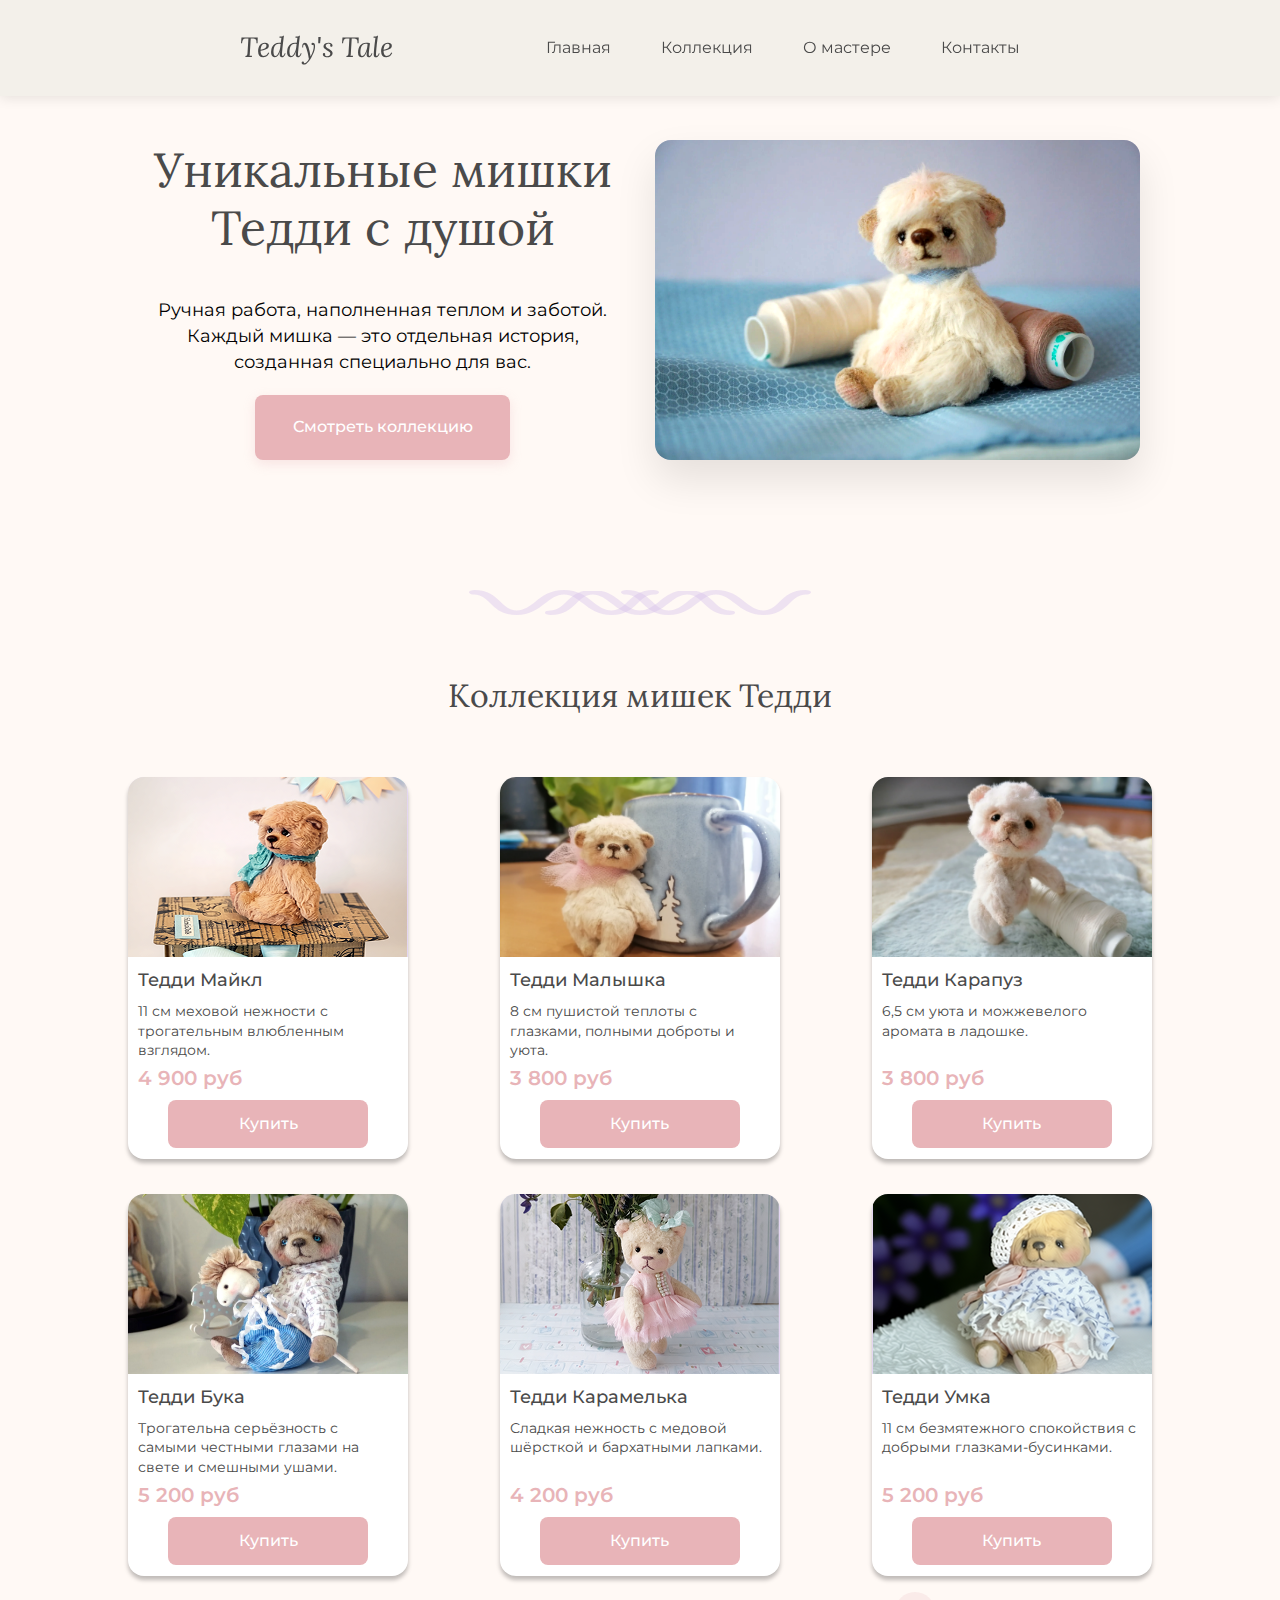
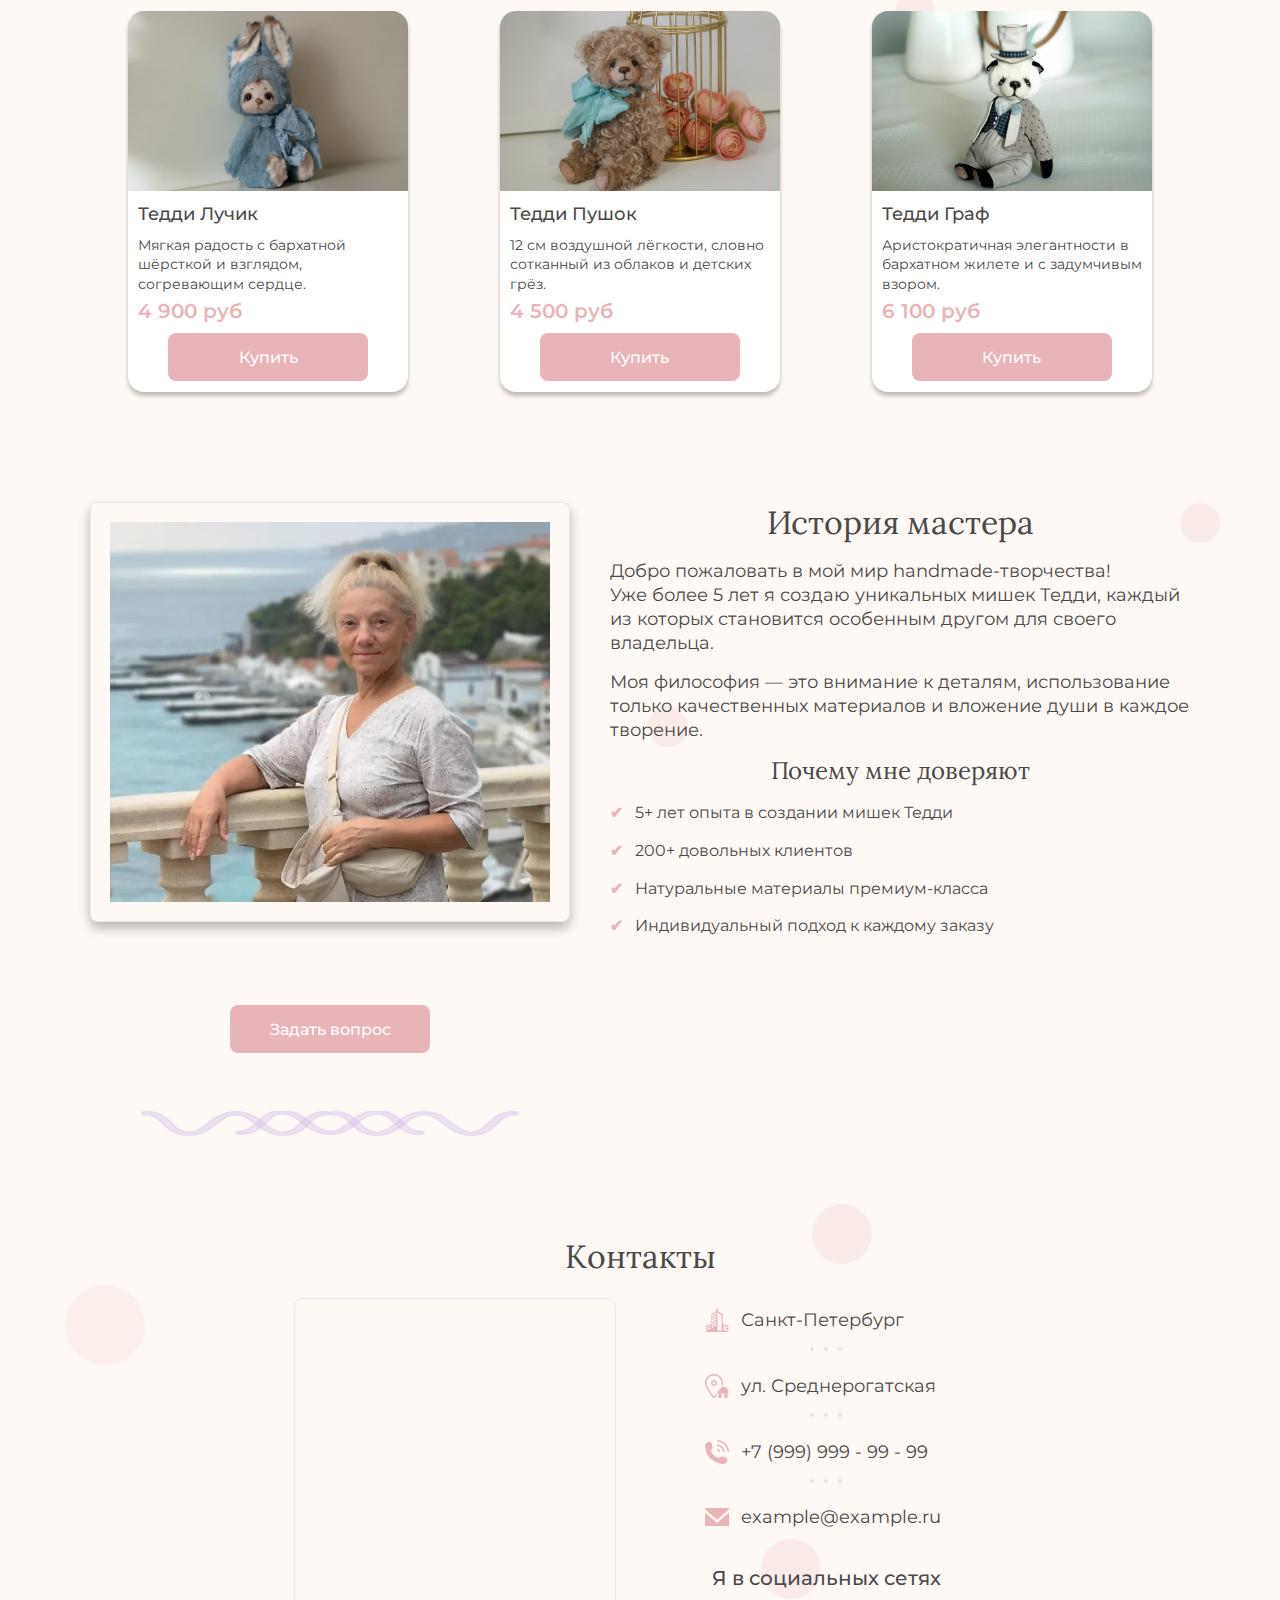
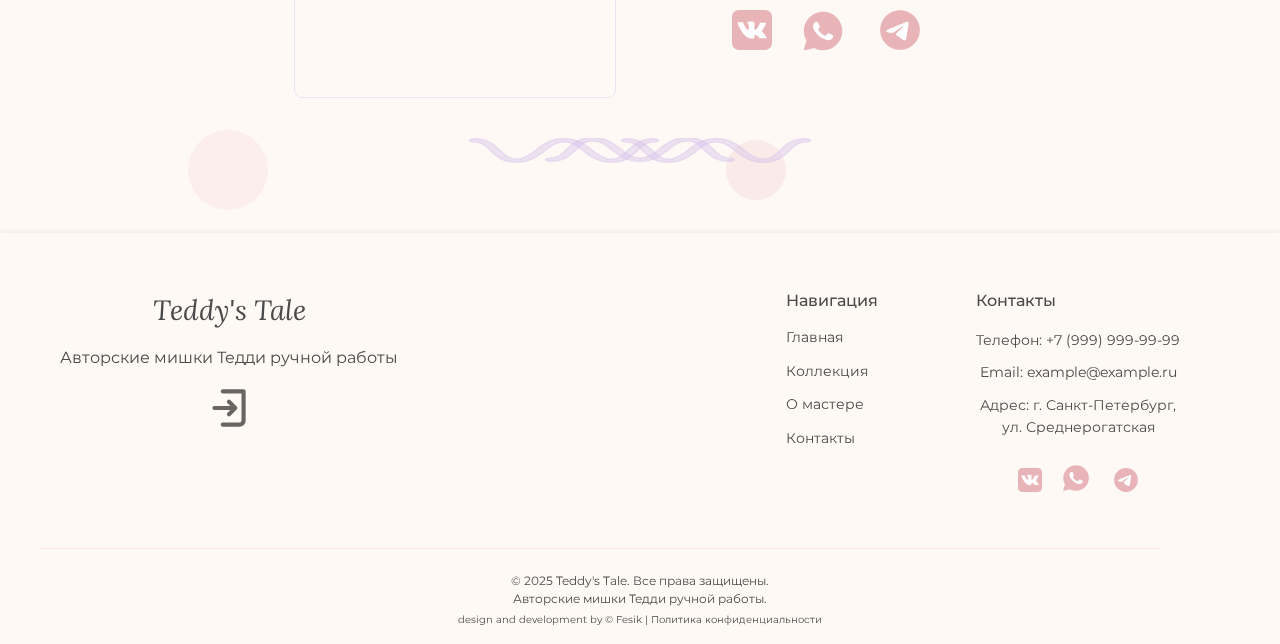
<file: index.html>
<!DOCTYPE html>
<html lang="ru">
<head>
    <meta charset="UTF-8">
    <meta name="viewport" content="width=device-width, initial-scale=1.0">
    <title>Мишки Тедди ручной работы</title>
    <meta name="description"
          content="Авторские мишки Тедди ручной работы для вашей коллекции. Уникальные художественные медведи из мохера и традиционных материалов. Закажите своего эксклюзивного Тедди у мастера">
    <meta name="keywords"
          content="коллекционные мишки тедди, авторский мишка тедди, медведи тедди ручной работы, мишки тедди на заказ, эксклюзивный мишка тедди, тедди для коллекции">
    <meta name="robots" content="index, follow">
    <meta property="og:title" content="Мишки Тедди ручной работы">
    <meta property="og:description"
          content="Авторские мишки Тедди ручной работы для вашей коллекции. Уникальные художественные медведи из мохера и традиционных материалов. Закажите своего эксклюзивного Тедди у мастера">
    <meta property="og:type" content="website">
    <meta property="og:url" content="https://TeddysTale.ru">
    <meta property="og:image" content="./assets/image/Hero_pic.webp">
    <meta property="og:site_name" content="Мишки Тедди ручной работы">

    <!-- CSS -->
    <link rel="stylesheet" href="./css/style.css">

    <!-- Предзагрузка шрифтов -->
    <link rel="preload" href="./assets/fonts/Montserrat/Montserrat-VariableFont_wght.woff2" as="font" type="font/woff2"
          crossorigin>
    <link rel="preload" href="./assets/fonts/Montserrat/Montserrat-VariableFont_wght.woff" as="font" type="font/woff"
          crossorigin>
    <link rel="preload" href="./assets/fonts/Montserrat/Montserrat-Italic-VariableFont_wght.woff2" as="font"
          type="font/woff2" crossorigin>
    <link rel="preload" href="./assets/fonts/Montserrat/Montserrat-Italic-VariableFont_wght.woff" as="font"
          type="font/woff" crossorigin>
    <link rel="preload" href="./assets/fonts/Lora/Lora.woff2" as="font" type="font/woff2" crossorigin>
    <link rel="preload" href="./assets/fonts/Lora/Lora.woff" as="font" type="font/woff" crossorigin>
    <link rel="preload" href="./assets/fonts/Lora/Lora-Italic.woff2" as="font" type="font/woff2" crossorigin>
    <link rel="preload" href="./assets/fonts/Lora/Lora-Italic.woff" as="font" type="font/woff" crossorigin>
    <!-- Загрузка карты Яндекс -->
    <script src="https://api-maps.yandex.ru/2.1/?apikey=cd75c453-5925-4862-8f2e-acd46e2b692a&lang=ru_RU"></script>

    <meta name="language" content="Russian">
    <meta name="author" content="Fesik Evgeniya">
    <meta name="geo.region" content="RU-SPb">
    <meta name="geo.placename" content="Saint-Petersburg">
</head>
<body>
<header>
    <div class="menu">
        <span class="logo">Teddy's Tale</span>
        <!-- Бургер-меню (только мобилка) -->
        <button class="hamburger" aria-label="Меню" aria-expanded="false">
            <span class="hamburger-line"></span>
            <span class="hamburger-line"></span>
            <span class="hamburger-line"></span>
        </button>
        <!-- Десктопная навигация -->
        <nav class="desktop-navigation">
            <ul class="header-navigation">
                <li><a href="#home">Главная</a></li>
                <li><a href="#collection">Коллекция</a></li>
                <li><a href="#about">О мастере</a></li>
                <li><a href="#contacts">Контакты</a></li>
            </ul>
        </nav>
    </div>
</header>

<!-- Мобильное меню (только мобилка) -->
<nav class="mobile-menu" aria-label="Мобильное меню">
    <span class="mobile-logo">Teddy's Tale</span>
    <ul class="header-navigation">
        <li><a href="#home">Главная</a></li>
        <li><a href="#collection">Коллекция</a></li>
        <li><a href="#about">О мастере</a></li>
        <li><a href="#contacts">Контакты</a></li>
    </ul>
    <button class="close-mobile-menu" aria-label="Закрыть меню">X</button>
</nav>

<main class="main">
    <!-- Hero секция -->
    <section class="hero" id="home">
        <div class="container">
            <div class="hero-content">
                <div class="hero-content_text">
                    <h1 class="hero-content_title">Уникальные мишки<br>Тедди с душой</h1>
                    <p>Ручная работа, наполненная теплом и заботой.<br>Каждый мишка — это отдельная история, созданная
                        специально для вас.</p>
                    <a href="#collection" class="btn btn-hero">Смотреть коллекцию</a>
                </div>
                <div class="hero-content_image">
                    <img src="./assets/image/Hero_pic.webp" alt="Мишки Тедди ручной работы" loading="lazy">
                </div>
            </div>
        </div>
    </section>

    <!-- Коллекция -->
    <section class="collection" id="collection">
        <div class="collection-divider">
            <div class="collection-divider_container">
                <!-- Волны разделители -->
                <svg width="190" height="25" viewBox="0 0 190 25" fill="none" class="wave-1">
                    <path d="M142.5 25C128.836 25 121.362 19.2068 114.137 13.6045C108.39 9.15 102.447 4.54545 95 4.54545C87.5478 4.54545 81.6103 9.15 75.8628 13.6045C68.6322 19.2068 61.1589 25 47.5 25C33.5139 25 27.1647 18.85 21.565 13.4227C16.0339 8.05909 11.9067 4.54545 5.27778 4.54545C3.87802 4.54545 2.5356 4.30601 1.54583 3.87979C0.55605 3.45357 0 2.87549 0 2.27273C0 1.66996 0.55605 1.09189 1.54583 0.665667C2.5356 0.239448 3.87802 0 5.27778 0C19.2639 0 25.6131 6.15 31.2128 11.5773C36.7439 16.9386 40.8711 20.4545 47.5 20.4545C54.9522 20.4545 60.8897 15.85 66.6372 11.3955C73.8678 5.79318 81.3411 0 95 0C108.664 0 116.138 5.79318 123.363 11.3955C129.11 15.85 135.053 20.4545 142.5 20.4545C149.129 20.4545 153.251 16.9386 158.787 11.5773C164.387 6.15 170.741 0 184.722 0C186.122 0 187.464 0.239448 188.454 0.665667C189.444 1.09189 190 1.66996 190 2.27273C190 2.87549 189.444 3.45357 188.454 3.87979C187.464 4.30601 186.122 4.54545 184.722 4.54545C178.093 4.54545 173.971 8.05909 168.435 13.4227C162.835 18.85 156.481 25 142.5 25Z"
                          fill="#D4C1EC" fill-opacity="0.4"/>
                </svg>
                <svg width="190" height="24" viewBox="0 0 190 24" fill="none" class="wave-2">
                    <path d="M142.5 -1C128.836 -1 121.362 4.79318 114.137 10.3955C108.39 14.85 102.447 19.4545 95 19.4545C87.5478 19.4545 81.6103 14.85 75.8628 10.3955C68.6322 4.79318 61.1589 -1 47.5 -1C33.5139 -1 27.1647 5.15 21.565 10.5773C16.0339 15.9409 11.9067 19.4545 5.27778 19.4545C3.87802 19.4545 2.5356 19.694 1.54583 20.1202C0.55605 20.5464 0 21.1245 0 21.7273C0 22.33 0.55605 22.9081 1.54583 23.3343C2.5356 23.7606 3.87802 24 5.27778 24C19.2639 24 25.6131 17.85 31.2128 12.4227C36.7439 7.06136 40.8711 3.54545 47.5 3.54545C54.9522 3.54545 60.8897 8.15 66.6372 12.6045C73.8678 18.2068 81.3411 24 95 24C108.664 24 116.138 18.2068 123.363 12.6045C129.11 8.15 135.053 3.54545 142.5 3.54545C149.129 3.54545 153.251 7.06136 158.787 12.4227C164.387 17.85 170.741 24 184.722 24C186.122 24 187.464 23.7606 188.454 23.3343C189.444 22.9081 190 22.33 190 21.7273C190 21.1245 189.444 20.5464 188.454 20.1202C187.464 19.694 186.122 19.4545 184.722 19.4545C178.093 19.4545 173.971 15.9409 168.435 10.5773C162.835 5.15 156.481 -1 142.5 -1Z"
                          fill="#D4C1EC" fill-opacity="0.4"/>
                </svg>
                <svg width="190" height="25" viewBox="0 0 190 25" fill="none" class="wave-3">
                    <path d="M142.5 25C128.836 25 121.362 19.2068 114.137 13.6045C108.39 9.15 102.447 4.54545 95 4.54545C87.5478 4.54545 81.6103 9.15 75.8628 13.6045C68.6322 19.2068 61.1589 25 47.5 25C33.5139 25 27.1647 18.85 21.565 13.4227C16.0339 8.05909 11.9067 4.54545 5.27778 4.54545C3.87802 4.54545 2.5356 4.30601 1.54583 3.87979C0.55605 3.45357 0 2.87549 0 2.27273C0 1.66996 0.55605 1.09189 1.54583 0.665667C2.5356 0.239448 3.87802 0 5.27778 0C19.2639 0 25.6131 6.15 31.2128 11.5773C36.7439 16.9386 40.8711 20.4545 47.5 20.4545C54.9522 20.4545 60.8897 15.85 66.6372 11.3955C73.8678 5.79318 81.3411 0 95 0C108.664 0 116.138 5.79318 123.363 11.3955C129.11 15.85 135.053 20.4545 142.5 20.4545C149.129 20.4545 153.251 16.9386 158.787 11.5773C164.387 6.15 170.741 0 184.722 0C186.122 0 187.464 0.239448 188.454 0.665667C189.444 1.09189 190 1.66996 190 2.27273C190 2.87549 189.444 3.45357 188.454 3.87979C187.464 4.30601 186.122 4.54545 184.722 4.54545C178.093 4.54545 173.971 8.05909 168.435 13.4227C162.835 18.85 156.481 25 142.5 25Z"
                          fill="#D4C1EC" fill-opacity="0.4"/>
                </svg>
            </div>
        </div>

        <div class="container">
            <div class="collection-content">
                <h2 class="collection-content_title">Коллекция мишек Тедди</h2>

                <div class="collection-content_cardsGrid">
                    <!-- Карточка 1 -->
                    <div class="card">
                        <img src="./assets/image/Teddy_Maikl.webp" alt="Тедди Майкл" class="card-image" loading="lazy">
                        <div class="card-content">
                            <h3 class="card-content_title">Тедди Майкл</h3>
                            <p class="card-content_description">11 см меховой нежности с трогательным влюбленным
                                взглядом.</p>
                            <span class="price">4 900 руб</span>
                            <a href="#contacts" class="btn btn-card">Купить</a>
                        </div>
                    </div>

                    <!-- Карточка 2 -->
                    <div class="card">
                        <img src="./assets/image/Teddy_Malishka.webp" alt="Тедди Малышка" class="card-image"
                             loading="lazy">
                        <div class="card-content">
                            <h3 class="card-content_title">Тедди Малышка</h3>
                            <p class="card-content_description">8 см пушистой теплоты с глазками, полными доброты и
                                уюта.</p>
                            <span class="price">3 800 руб</span>
                            <a href="#contacts" class="btn btn-card">Купить</a>
                        </div>
                    </div>

                    <!-- Карточка 3 -->
                    <div class="card">
                        <img src="./assets/image/Teddy_Karapuz.webp" alt="Тедди Карапуз" class="card-image"
                             loading="lazy">
                        <div class="card-content">
                            <h3 class="card-content_title">Тедди Карапуз</h3>
                            <p class="card-content_description">6,5 см уюта и можжевелого аромата в ладошке.</p>
                            <span class="price">3 800 руб</span>
                            <a href="#contacts" class="btn btn-card">Купить</a>
                        </div>
                    </div>

                    <!-- Карточка 4 -->
                    <div class="card">
                        <img src="./assets/image/Teddy_Buka.webp" alt="Тедди Бука" class="card-image" loading="lazy">
                        <div class="card-content">
                            <h3 class="card-content_title">Тедди Бука</h3>
                            <p class="card-content_description">Трогательна серьёзность с самыми честными глазами на
                                свете и смешными ушами.</p>
                            <span class="price">5 200 руб</span>
                            <a href="#contacts" class="btn btn-card">Купить</a>
                        </div>
                    </div>

                    <!-- Карточка 5 -->
                    <div class="card">
                        <img src="./assets/image/Teddy_Caramelka.webp" alt="Тедди Карамелька" class="card-image"
                             loading="lazy">
                        <div class="card-content">
                            <h3 class="card-content_title">Тедди Карамелька</h3>
                            <p class="card-content_description">Сладкая нежность с медовой шёрсткой и бархатными
                                лапками.</p>
                            <span class="price">4 200 руб</span>
                            <a href="#contacts" class="btn btn-card">Купить</a>
                        </div>
                    </div>

                    <!-- Карточка 6 -->
                    <div class="card">
                        <img src="./assets/image/Teddy_Umka.webp" alt="Тедди Умка" class="card-image" loading="lazy">
                        <div class="card-content">
                            <h3 class="card-content_title">Тедди Умка</h3>
                            <p class="card-content_description">11 см безмятежного спокойствия с добрыми
                                глазками-бусинками.</p>
                            <span class="price">5 200 руб</span>
                            <a href="#contacts" class="btn btn-card">Купить</a>
                        </div>
                    </div>

                    <!-- Карточка 7 -->
                    <div class="card">
                        <img src="./assets/image/Teddy_Luchik.webp" alt="Тедди Лучик" class="card-image" loading="lazy">
                        <div class="card-content">
                            <h3 class="card-content_title">Тедди Лучик</h3>
                            <p class="card-content_description">Мягкая радость с бархатной шёрсткой и взглядом,
                                согревающим сердце.</p>
                            <span class="price">4 900 руб</span>
                            <a href="#contacts" class="btn btn-card">Купить</a>
                        </div>
                    </div>

                    <!-- Карточка 8 -->
                    <div class="card">
                        <img src="./assets/image/Teddy_Pushok.webp" alt="Тедди Пушок" class="card-image" loading="lazy">
                        <div class="card-content">
                            <h3 class="card-content_title">Тедди Пушок</h3>
                            <p class="card-content_description">12 см воздушной лёгкости, словно сотканный из облаков и
                                детских грёз.</p>
                            <span class="price">4 500 руб</span>
                            <a href="#contacts" class="btn btn-card">Купить</a>
                        </div>
                    </div>

                    <!-- Карточка 9 -->
                    <div class="card">
                        <img src="./assets/image/Teddy_Graf.webp" alt="Тедди Граф" class="card-image" loading="lazy">
                        <div class="card-content">
                            <h3 class="card-content_title">Тедди Граф</h3>
                            <p class="card-content_description">Аристократичная элегантности в бархатном жилете и с
                                задумчивым взором.</p>
                            <span class="price">6 100 руб</span>
                            <a href="#contacts" class="btn btn-card">Купить</a>
                        </div>
                    </div>
                </div>
            </div>
        </div>
    </section>

    <!-- О мастере -->
    <section class="about" id="about">
        <div class="container">
            <div class="about-content">
                <div class="about-content_left">
                    <div class="about-content_avatar">
                        <img src="./assets/image/Avatar.webp" alt="фото мастера" class="avatar" loading="lazy">
                    </div>
                    <a href="#contacts" class="btn btn-about">Задать вопрос</a>

                    <!-- Декоративные волны -->
                    <div class="about-content_waves">
                        <div class="about-content_waves_container">
                            <svg width="190" height="25" viewBox="0 0 190 25" fill="none" class="wave-1">
                                <path d="M142.5 25C128.836 25 121.362 19.2068 114.137 13.6045C108.39 9.15 102.447 4.54545 95 4.54545C87.5478 4.54545 81.6103 9.15 75.8628 13.6045C68.6322 19.2068 61.1589 25 47.5 25C33.5139 25 27.1647 18.85 21.565 13.4227C16.0339 8.05909 11.9067 4.54545 5.27778 4.54545C3.87802 4.54545 2.5356 4.30601 1.54583 3.87979C0.55605 3.45357 0 2.87549 0 2.27273C0 1.66996 0.55605 1.09189 1.54583 0.665667C2.5356 0.239448 3.87802 0 5.27778 0C19.2639 0 25.6131 6.15 31.2128 11.5773C36.7439 16.9386 40.8711 20.4545 47.5 20.4545C54.9522 20.4545 60.8897 15.85 66.6372 11.3955C73.8678 5.79318 81.3411 0 95 0C108.664 0 116.138 5.79318 123.363 11.3955C129.11 15.85 135.053 20.4545 142.5 20.4545C149.129 20.4545 153.251 16.9386 158.787 11.5773C164.387 6.15 170.741 0 184.722 0C186.122 0 187.464 0.239448 188.454 0.665667C189.444 1.09189 190 1.66996 190 2.27273C190 2.87549 189.444 3.45357 188.454 3.87979C187.464 4.30601 186.122 4.54545 184.722 4.54545C178.093 4.54545 173.971 8.05909 168.435 13.4227C162.835 18.85 156.481 25 142.5 25Z"
                                      fill="#D4C1EC" fill-opacity="0.4"/>
                                <path d="M184.723 1C186.025 1.00005 187.225 1.22512 188.059 1.58398C188.475 1.76319 188.736 1.94865 188.878 2.09668C189.016 2.24008 189 2.29894 189 2.27246C189 2.24663 189.015 2.30614 188.878 2.44922C188.736 2.59724 188.475 2.78174 188.059 2.96094C187.225 3.31983 186.025 3.54585 184.723 3.5459C177.65 3.5459 173.264 7.3521 167.739 12.7041V12.7051C164.932 15.4261 162.031 18.2276 158.129 20.3701C154.248 22.5008 149.331 24 142.5 24C129.195 24 121.953 18.3993 114.75 12.8145C109.061 8.40541 102.847 3.5459 95 3.5459C87.1475 3.5459 80.9386 8.40552 75.25 12.8145C68.0416 18.3996 60.8 24 47.5 24C40.6663 24 35.7494 22.5008 31.8691 20.3701C27.9674 18.2277 25.0683 15.4262 22.2607 12.7051C16.7409 7.3524 12.3504 3.5459 5.27734 3.5459C3.97492 3.54585 2.77484 3.31983 1.94141 2.96094C1.52529 2.78174 1.26445 2.59724 1.12207 2.44922C0.984505 2.30614 0.999895 2.24663 1 2.27246C1 2.29894 0.984276 2.24008 1.12207 2.09668C1.26446 1.94865 1.52524 1.7632 1.94141 1.58398C2.77484 1.22512 3.97498 1.00005 5.27734 1C12.1111 1 17.0289 2.49919 20.9092 4.62988C24.8107 6.77225 27.7091 9.5739 30.5166 12.2949C36.0361 17.6451 40.4269 21.4541 47.5 21.4541C55.3525 21.4541 61.5614 16.5945 67.25 12.1855C74.4584 6.60045 81.7 1 95 1C108.305 1 115.547 6.60066 122.75 12.1855C128.439 16.5946 134.653 21.4541 142.5 21.4541C149.573 21.4541 153.958 17.6453 159.482 12.2959L159.483 12.2949C162.291 9.57403 165.191 6.77228 169.093 4.62988C172.974 2.49913 177.892 1 184.723 1Z"
                                      stroke="#D4C1EC" stroke-opacity="0.2" stroke-width="2" stroke-linejoin="round"/>
                            </svg>

                            <svg width="190" height="24" viewBox="0 0 190 24" fill="none" class="wave-2">
                                <path d="M142.5 -1C128.836 -1 121.362 4.79318 114.137 10.3955C108.39 14.85 102.447 19.4545 95 19.4545C87.5478 19.4545 81.6103 14.85 75.8628 10.3955C68.6322 4.79318 61.1589 -1 47.5 -1C33.5139 -1 27.1647 5.15 21.565 10.5773C16.0339 15.9409 11.9067 19.4545 5.27778 19.4545C3.87802 19.4545 2.5356 19.694 1.54583 20.1202C0.55605 20.5464 0 21.1245 0 21.7273C0 22.33 0.55605 22.9081 1.54583 23.3343C2.5356 23.7606 3.87802 24 5.27778 24C19.2639 24 25.6131 17.85 31.2128 12.4227C36.7439 7.06136 40.8711 3.54545 47.5 3.54545C54.9522 3.54545 60.8897 8.15 66.6372 12.6045C73.8678 18.2068 81.3411 24 95 24C108.664 24 116.138 18.2068 123.363 12.6045C129.11 8.15 135.053 3.54545 142.5 3.54545C149.129 3.54545 153.251 7.06136 158.787 12.4227C164.387 17.85 170.741 24 184.722 24C186.122 24 187.464 23.7606 188.454 23.3343C189.444 22.9081 190 22.33 190 21.7273C190 21.1245 189.444 20.5464 188.454 20.1202C187.464 19.694 186.122 19.4545 184.722 19.4545C178.093 19.4545 173.971 15.9409 168.435 10.5773C162.835 5.15 156.481 -1 142.5 -1Z"
                                      fill="#D4C1EC" fill-opacity="0.4"/>
                                <path d="M184.723 23C186.025 22.9999 187.225 22.7749 188.059 22.416C188.475 22.2368 188.736 22.0513 188.878 21.9033C189.016 21.7599 189 21.7011 189 21.7275C189 21.7534 189.015 21.6939 188.878 21.5508C188.736 21.4028 188.475 21.2183 188.059 21.0391C187.225 20.6802 186.025 20.4542 184.723 20.4541C177.65 20.4541 173.264 16.6479 167.739 11.2959V11.2949C164.932 8.57392 162.031 5.77235 158.129 3.62988C154.248 1.4992 149.331 0 142.5 0C129.195 0 121.953 5.60066 114.75 11.1855C109.061 15.5946 102.847 20.4541 95 20.4541C87.1475 20.4541 80.9386 15.5945 75.25 11.1855C68.0416 5.60044 60.8 0 47.5 0C40.6663 0 35.7494 1.49925 31.8691 3.62988C27.9674 5.77232 25.0683 8.57378 22.2607 11.2949C16.7409 16.6476 12.3504 20.4541 5.27734 20.4541C3.97492 20.4542 2.77484 20.6802 1.94141 21.0391C1.52529 21.2183 1.26445 21.4028 1.12207 21.5508C0.984505 21.6939 0.999895 21.7534 1 21.7275C1 21.7011 0.984276 21.7599 1.12207 21.9033C1.26446 22.0514 1.52524 22.2368 1.94141 22.416C2.77484 22.7749 3.97498 22.9999 5.27734 23C12.1111 23 17.0289 21.5008 20.9092 19.3701C24.8107 17.2278 27.7091 14.4261 30.5166 11.7051C36.0361 6.35493 40.4269 2.5459 47.5 2.5459C55.3525 2.5459 61.5614 7.40552 67.25 11.8145C74.4584 17.3996 81.7 23 95 23C108.305 23 115.547 17.3993 122.75 11.8145C128.439 7.40541 134.653 2.5459 142.5 2.5459C149.573 2.5459 153.958 6.35474 159.482 11.7041L159.483 11.7051C162.291 14.426 165.191 17.2277 169.093 19.3701C172.974 21.5009 177.892 23 184.723 23Z"
                                      stroke="#D4C1EC" stroke-opacity="0.2" stroke-width="2" stroke-linejoin="round"/>
                            </svg>

                            <svg width="190" height="25" viewBox="0 0 190 25" fill="none" class="wave-3">
                                <path d="M142.5 25C128.836 25 121.362 19.2068 114.137 13.6045C108.39 9.15 102.447 4.54545 95 4.54545C87.5478 4.54545 81.6103 9.15 75.8628 13.6045C68.6322 19.2068 61.1589 25 47.5 25C33.5139 25 27.1647 18.85 21.565 13.4227C16.0339 8.05909 11.9067 4.54545 5.27778 4.54545C3.87802 4.54545 2.5356 4.30601 1.54583 3.87979C0.55605 3.45357 0 2.87549 0 2.27273C0 1.66996 0.55605 1.09189 1.54583 0.665667C2.5356 0.239448 3.87802 0 5.27778 0C19.2639 0 25.6131 6.15 31.2128 11.5773C36.7439 16.9386 40.8711 20.4545 47.5 20.4545C54.9522 20.4545 60.8897 15.85 66.6372 11.3955C73.8678 5.79318 81.3411 0 95 0C108.664 0 116.138 5.79318 123.363 11.3955C129.11 15.85 135.053 20.4545 142.5 20.4545C149.129 20.4545 153.251 16.9386 158.787 11.5773C164.387 6.15 170.741 0 184.722 0C186.122 0 187.464 0.239448 188.454 0.665667C189.444 1.09189 190 1.66996 190 2.27273C190 2.87549 189.444 3.45357 188.454 3.87979C187.464 4.30601 186.122 4.54545 184.722 4.54545C178.093 4.54545 173.971 8.05909 168.435 13.4227C162.835 18.85 156.481 25 142.5 25Z"
                                      fill="#D4C1EC" fill-opacity="0.4"/>
                                <path d="M184.723 1C186.025 1.00005 187.225 1.22512 188.059 1.58398C188.475 1.76319 188.736 1.94865 188.878 2.09668C189.016 2.24008 189 2.29894 189 2.27246C189 2.24663 189.015 2.30614 188.878 2.44922C188.736 2.59724 188.475 2.78174 188.059 2.96094C187.225 3.31983 186.025 3.54585 184.723 3.5459C177.65 3.5459 173.264 7.3521 167.739 12.7041V12.7051C164.932 15.4261 162.031 18.2276 158.129 20.3701C154.248 22.5008 149.331 24 142.5 24C129.195 24 121.953 18.3993 114.75 12.8145C109.061 8.40541 102.847 3.5459 95 3.5459C87.1475 3.5459 80.9386 8.40552 75.25 12.8145C68.0416 18.3996 60.8 24 47.5 24C40.6663 24 35.7494 22.5008 31.8691 20.3701C27.9674 18.2277 25.0683 15.4262 22.2607 12.7051C16.7409 7.3524 12.3504 3.5459 5.27734 3.5459C3.97492 3.54585 2.77484 3.31983 1.94141 2.96094C1.52529 2.78174 1.26445 2.59724 1.12207 2.44922C0.984505 2.30614 0.999895 2.24663 1 2.27246C1 2.29894 0.984276 2.24008 1.12207 2.09668C1.26446 1.94865 1.52524 1.7632 1.94141 1.58398C2.77484 1.22512 3.97498 1.00005 5.27734 1C12.1111 1 17.0289 2.49919 20.9092 4.62988C24.8107 6.77225 27.7091 9.5739 30.5166 12.2949C36.0361 17.6451 40.4269 21.4541 47.5 21.4541C55.3525 21.4541 61.5614 16.5945 67.25 12.1855C74.4584 6.60045 81.7 1 95 1C108.305 1 115.547 6.60066 122.75 12.1855C128.439 16.5946 134.653 21.4541 142.5 21.4541C149.573 21.4541 153.958 17.6453 159.482 12.2959L159.483 12.2949C162.291 9.57403 165.191 6.77228 169.093 4.62988C172.974 2.49913 177.892 1 184.723 1Z"
                                      stroke="#D4C1EC" stroke-opacity="0.2" stroke-width="2" stroke-linejoin="round"/>
                            </svg>
                        </div>
                    </div>
                </div>

                <div class="about-content_right">
                    <h2 class="about-content_title">История мастера</h2>
                    <p class="about-content_description">Добро пожаловать в мой мир handmade-творчества!<br>Уже более 5
                        лет я создаю уникальных мишек Тедди, каждый из которых становится особенным другом для своего
                        владельца.</p>
                    <p class="about-content_description">Моя философия — это внимание к деталям, использование только
                        качественных материалов и вложение души в каждое творение.</p>

                    <div class="trust-me">
                        <h3 class="about-content_listTitle">Почему мне доверяют</h3>
                        <ul class="about-content_list">
                            <li>5+ лет опыта в создании мишек Тедди</li>
                            <li>200+ довольных клиентов</li>
                            <li>Натуральные материалы премиум-класса</li>
                            <li>Индивидуальный подход к каждому заказу</li>
                        </ul>
                    </div>
                </div>
            </div>
        </div>
    </section>

    <!-- Контакты -->
    <section class="contacts" id="contacts">
        <div class="contacts-container">
            <h2 class="contacts-content_title">Контакты</h2>
            <div class="contacts-content">
                <div class="contacts-content_map">
                    <div id="map"></div>
                </div>

                <div class="contacts-content_right">
                    <div class="contacts-content_main">
                        <div class="contacts-list">
                            <div class="contact-item">
                                <img src="./assets/icon/city.svg" alt="Город" class="contact-item_icon">
                                <p class="contact-item_text">Санкт-Петербург</p>
                            </div>

                            <div class="points-divider">
                                <svg width="242" height="24" viewBox="0 0 242 24" fill="none"
                                     xmlns="http://www.w3.org/2000/svg">
                                    <circle cx="107" cy="12" r="2" fill="#E8B4B8" fill-opacity="0.4"/>
                                    <circle cx="121" cy="12" r="2" fill="#E8B4B8" fill-opacity="0.4"/>
                                    <circle cx="135" cy="12" r="2" fill="#E8B4B8" fill-opacity="0.4"/>
                                </svg>
                            </div>

                            <div class="contact-item">
                                <img src="./assets/icon/address.svg" alt="Адрес" class="contact-item_icon">
                                <p class="contact-item_text">ул. Среднерогатская</p>
                            </div>

                            <div class="points-divider">
                                <svg width="242" height="24" viewBox="0 0 242 24" fill="none"
                                     xmlns="http://www.w3.org/2000/svg">
                                    <circle cx="107" cy="12" r="2" fill="#E8B4B8" fill-opacity="0.4"/>
                                    <circle cx="121" cy="12" r="2" fill="#E8B4B8" fill-opacity="0.4"/>
                                    <circle cx="135" cy="12" r="2" fill="#E8B4B8" fill-opacity="0.4"/>
                                </svg>
                            </div>

                            <div class="contact-item">
                                <img src="./assets/icon/phone.svg" alt="Телефон" class="contact-item_icon">
                                <a href="tel:+79999999999" class="contact-item_link">+7 (999) 999 - 99 - 99</a>
                            </div>

                            <div class="points-divider">
                                <svg width="242" height="24" viewBox="0 0 242 24" fill="none"
                                     xmlns="http://www.w3.org/2000/svg">
                                    <circle cx="107" cy="12" r="2" fill="#E8B4B8" fill-opacity="0.4"/>
                                    <circle cx="121" cy="12" r="2" fill="#E8B4B8" fill-opacity="0.4"/>
                                    <circle cx="135" cy="12" r="2" fill="#E8B4B8" fill-opacity="0.4"/>
                                </svg>
                            </div>

                            <div class="contact-item">
                                <img src="./assets/icon/email.svg" alt="Email" class="contact-item_icon">
                                <a href="mailto:example@example.ru" class="contact-item_link">example@example.ru</a>
                            </div>
                        </div>
                        <div class="contacts-social">
                            <h3 class="contacts-social_title">Я в социальных сетях</h3>
                            <div class="contacts-social_links">
                                <a href="https://vk.com/id39146412" aria-label="VKontakte" class="contact-link">
                                    <img src="./assets/icon/VK.svg" alt="VK" class="contact-social_icon"
                                         loading="lazy">
                                </a>

                                <a href="https://wa.me/79111292655" aria-label="WhatsApp" class="contact-link">
                                    <img src="./assets/icon/WhatsApp.svg" alt="WhatsApp"
                                         class="contact-social_iconWA"
                                         loading="lazy">
                                </a>

                                <a href="https://t.me/Elen0Fil" aria-label="Telegram" class="contact-link">
                                    <img src="./assets/icon/Telegramm.svg" alt="Telegram"
                                         class="contact-social_icon"
                                         loading="lazy">
                                </a>
                            </div>
                        </div>
                    </div>
                </div>
            </div>
        </div>
        <!-- Разделитель -->
        <div class="contacts-divider">
            <div class="contacts-divider_container">
                <svg width="190" height="25" viewBox="0 0 190 25" fill="none" class="wave-1">
                    <path d="M142.5 25C128.836 25 121.362 19.2068 114.137 13.6045C108.39 9.15 102.447 4.54545 95 4.54545C87.5478 4.54545 81.6103 9.15 75.8628 13.6045C68.6322 19.2068 61.1589 25 47.5 25C33.5139 25 27.1647 18.85 21.565 13.4227C16.0339 8.05909 11.9067 4.54545 5.27778 4.54545C3.87802 4.54545 2.5356 4.30601 1.54583 3.87979C0.55605 3.45357 0 2.87549 0 2.27273C0 1.66996 0.55605 1.09189 1.54583 0.665667C2.5356 0.239448 3.87802 0 5.27778 0C19.2639 0 25.6131 6.15 31.2128 11.5773C36.7439 16.9386 40.8711 20.4545 47.5 20.4545C54.9522 20.4545 60.8897 15.85 66.6372 11.3955C73.8678 5.79318 81.3411 0 95 0C108.664 0 116.138 5.79318 123.363 11.3955C129.11 15.85 135.053 20.4545 142.5 20.4545C149.129 20.4545 153.251 16.9386 158.787 11.5773C164.387 6.15 170.741 0 184.722 0C186.122 0 187.464 0.239448 188.454 0.665667C189.444 1.09189 190 1.66996 190 2.27273C190 2.87549 189.444 3.45357 188.454 3.87979C187.464 4.30601 186.122 4.54545 184.722 4.54545C178.093 4.54545 173.971 8.05909 168.435 13.4227C162.835 18.85 156.481 25 142.5 25Z"
                          fill="#D4C1EC" fill-opacity="0.4"/>
                    <path d="M184.723 1C186.025 1.00005 187.225 1.22512 188.059 1.58398C188.475 1.76319 188.736 1.94865 188.878 2.09668C189.016 2.24008 189 2.29894 189 2.27246C189 2.24663 189.015 2.30614 188.878 2.44922C188.736 2.59724 188.475 2.78174 188.059 2.96094C187.225 3.31983 186.025 3.54585 184.723 3.5459C177.65 3.5459 173.264 7.3521 167.739 12.7041V12.7051C164.932 15.4261 162.031 18.2276 158.129 20.3701C154.248 22.5008 149.331 24 142.5 24C129.195 24 121.953 18.3993 114.75 12.8145C109.061 8.40541 102.847 3.5459 95 3.5459C87.1475 3.5459 80.9386 8.40552 75.25 12.8145C68.0416 18.3996 60.8 24 47.5 24C40.6663 24 35.7494 22.5008 31.8691 20.3701C27.9674 18.2277 25.0683 15.4262 22.2607 12.7051C16.7409 7.3524 12.3504 3.5459 5.27734 3.5459C3.97492 3.54585 2.77484 3.31983 1.94141 2.96094C1.52529 2.78174 1.26445 2.59724 1.12207 2.44922C0.984505 2.30614 0.999895 2.24663 1 2.27246C1 2.29894 0.984276 2.24008 1.12207 2.09668C1.26446 1.94865 1.52524 1.7632 1.94141 1.58398C2.77484 1.22512 3.97498 1.00005 5.27734 1C12.1111 1 17.0289 2.49919 20.9092 4.62988C24.8107 6.77225 27.7091 9.5739 30.5166 12.2949C36.0361 17.6451 40.4269 21.4541 47.5 21.4541C55.3525 21.4541 61.5614 16.5945 67.25 12.1855C74.4584 6.60045 81.7 1 95 1C108.305 1 115.547 6.60066 122.75 12.1855C128.439 16.5946 134.653 21.4541 142.5 21.4541C149.573 21.4541 153.958 17.6453 159.482 12.2959L159.483 12.2949C162.291 9.57403 165.191 6.77228 169.093 4.62988C172.974 2.49913 177.892 1 184.723 1Z"
                          stroke="#D4C1EC" stroke-opacity="0.2" stroke-width="2" stroke-linejoin="round"/>
                </svg>

                <svg width="190" height="24" viewBox="0 0 190 24" fill="none" class="wave-2">
                    <path d="M142.5 -1C128.836 -1 121.362 4.79318 114.137 10.3955C108.39 14.85 102.447 19.4545 95 19.4545C87.5478 19.4545 81.6103 14.85 75.8628 10.3955C68.6322 4.79318 61.1589 -1 47.5 -1C33.5139 -1 27.1647 5.15 21.565 10.5773C16.0339 15.9409 11.9067 19.4545 5.27778 19.4545C3.87802 19.4545 2.5356 19.694 1.54583 20.1202C0.55605 20.5464 0 21.1245 0 21.7273C0 22.33 0.55605 22.9081 1.54583 23.3343C2.5356 23.7606 3.87802 24 5.27778 24C19.2639 24 25.6131 17.85 31.2128 12.4227C36.7439 7.06136 40.8711 3.54545 47.5 3.54545C54.9522 3.54545 60.8897 8.15 66.6372 12.6045C73.8678 18.2068 81.3411 24 95 24C108.664 24 116.138 18.2068 123.363 12.6045C129.11 8.15 135.053 3.54545 142.5 3.54545C149.129 3.54545 153.251 7.06136 158.787 12.4227C164.387 17.85 170.741 24 184.722 24C186.122 24 187.464 23.7606 188.454 23.3343C189.444 22.9081 190 22.33 190 21.7273C190 21.1245 189.444 20.5464 188.454 20.1202C187.464 19.694 186.122 19.4545 184.722 19.4545C178.093 19.4545 173.971 15.9409 168.435 10.5773C162.835 5.15 156.481 -1 142.5 -1Z"
                          fill="#D4C1EC" fill-opacity="0.4"/>
                    <path d="M184.723 23C186.025 22.9999 187.225 22.7749 188.059 22.416C188.475 22.2368 188.736 22.0513 188.878 21.9033C189.016 21.7599 189 21.7011 189 21.7275C189 21.7534 189.015 21.6939 188.878 21.5508C188.736 21.4028 188.475 21.2183 188.059 21.0391C187.225 20.6802 186.025 20.4542 184.723 20.4541C177.65 20.4541 173.264 16.6479 167.739 11.2959V11.2949C164.932 8.57392 162.031 5.77235 158.129 3.62988C154.248 1.4992 149.331 0 142.5 0C129.195 0 121.953 5.60066 114.75 11.1855C109.061 15.5946 102.847 20.4541 95 20.4541C87.1475 20.4541 80.9386 15.5945 75.25 11.1855C68.0416 5.60044 60.8 0 47.5 0C40.6663 0 35.7494 1.49925 31.8691 3.62988C27.9674 5.77232 25.0683 8.57378 22.2607 11.2949C16.7409 16.6476 12.3504 20.4541 5.27734 20.4541C3.97492 20.4542 2.77484 20.6802 1.94141 21.0391C1.52529 21.2183 1.26445 21.4028 1.12207 21.5508C0.984505 21.6939 0.999895 21.7534 1 21.7275C1 21.7011 0.984276 21.7599 1.12207 21.9033C1.26446 22.0514 1.52524 22.2368 1.94141 22.416C2.77484 22.7749 3.97498 22.9999 5.27734 23C12.1111 23 17.0289 21.5008 20.9092 19.3701C24.8107 17.2278 27.7091 14.4261 30.5166 11.7051C36.0361 6.35493 40.4269 2.5459 47.5 2.5459C55.3525 2.5459 61.5614 7.40552 67.25 11.8145C74.4584 17.3996 81.7 23 95 23C108.305 23 115.547 17.3993 122.75 11.8145C128.439 7.40541 134.653 2.5459 142.5 2.5459C149.573 2.5459 153.958 6.35474 159.482 11.7041L159.483 11.7051C162.291 14.426 165.191 17.2277 169.093 19.3701C172.974 21.5009 177.892 23 184.723 23Z"
                          stroke="#D4C1EC" stroke-opacity="0.2" stroke-width="2" stroke-linejoin="round"/>
                </svg>

                <svg width="190" height="25" viewBox="0 0 190 25" fill="none" class="wave-3">
                    <path d="M142.5 25C128.836 25 121.362 19.2068 114.137 13.6045C108.39 9.15 102.447 4.54545 95 4.54545C87.5478 4.54545 81.6103 9.15 75.8628 13.6045C68.6322 19.2068 61.1589 25 47.5 25C33.5139 25 27.1647 18.85 21.565 13.4227C16.0339 8.05909 11.9067 4.54545 5.27778 4.54545C3.87802 4.54545 2.5356 4.30601 1.54583 3.87979C0.55605 3.45357 0 2.87549 0 2.27273C0 1.66996 0.55605 1.09189 1.54583 0.665667C2.5356 0.239448 3.87802 0 5.27778 0C19.2639 0 25.6131 6.15 31.2128 11.5773C36.7439 16.9386 40.8711 20.4545 47.5 20.4545C54.9522 20.4545 60.8897 15.85 66.6372 11.3955C73.8678 5.79318 81.3411 0 95 0C108.664 0 116.138 5.79318 123.363 11.3955C129.11 15.85 135.053 20.4545 142.5 20.4545C149.129 20.4545 153.251 16.9386 158.787 11.5773C164.387 6.15 170.741 0 184.722 0C186.122 0 187.464 0.239448 188.454 0.665667C189.444 1.09189 190 1.66996 190 2.27273C190 2.87549 189.444 3.45357 188.454 3.87979C187.464 4.30601 186.122 4.54545 184.722 4.54545C178.093 4.54545 173.971 8.05909 168.435 13.4227C162.835 18.85 156.481 25 142.5 25Z"
                          fill="#D4C1EC" fill-opacity="0.4"/>
                    <path d="M184.723 1C186.025 1.00005 187.225 1.22512 188.059 1.58398C188.475 1.76319 188.736 1.94865 188.878 2.09668C189.016 2.24008 189 2.29894 189 2.27246C189 2.24663 189.015 2.30614 188.878 2.44922C188.736 2.59724 188.475 2.78174 188.059 2.96094C187.225 3.31983 186.025 3.54585 184.723 3.5459C177.65 3.5459 173.264 7.3521 167.739 12.7041V12.7051C164.932 15.4261 162.031 18.2276 158.129 20.3701C154.248 22.5008 149.331 24 142.5 24C129.195 24 121.953 18.3993 114.75 12.8145C109.061 8.40541 102.847 3.5459 95 3.5459C87.1475 3.5459 80.9386 8.40552 75.25 12.8145C68.0416 18.3996 60.8 24 47.5 24C40.6663 24 35.7494 22.5008 31.8691 20.3701C27.9674 18.2277 25.0683 15.4262 22.2607 12.7051C16.7409 7.3524 12.3504 3.5459 5.27734 3.5459C3.97492 3.54585 2.77484 3.31983 1.94141 2.96094C1.52529 2.78174 1.26445 2.59724 1.12207 2.44922C0.984505 2.30614 0.999895 2.24663 1 2.27246C1 2.29894 0.984276 2.24008 1.12207 2.09668C1.26446 1.94865 1.52524 1.7632 1.94141 1.58398C2.77484 1.22512 3.97498 1.00005 5.27734 1C12.1111 1 17.0289 2.49919 20.9092 4.62988C24.8107 6.77225 27.7091 9.5739 30.5166 12.2949C36.0361 17.6451 40.4269 21.4541 47.5 21.4541C55.3525 21.4541 61.5614 16.5945 67.25 12.1855C74.4584 6.60045 81.7 1 95 1C108.305 1 115.547 6.60066 122.75 12.1855C128.439 16.5946 134.653 21.4541 142.5 21.4541C149.573 21.4541 153.958 17.6453 159.482 12.2959L159.483 12.2949C162.291 9.57403 165.191 6.77228 169.093 4.62988C172.974 2.49913 177.892 1 184.723 1Z"
                          stroke="#D4C1EC" stroke-opacity="0.2" stroke-width="2" stroke-linejoin="round"/>
                </svg>
            </div>
        </div>
    </section>
    <!-- Эллипсы, которые летают -->
    <div class="ellipses">
        <div class="ellipses-small-hero">
            <svg width="44" height="44" viewBox="0 0 44 44" fill="none">
                <circle cx="22" cy="22" r="20" fill="#E8B4B8" fill-opacity="0.2"/>
            </svg>
        </div>
        <div class="ellipses-middle-hero">
            <svg width="64" height="64" viewBox="0 0 64 64" fill="none">
                <circle cx="32" cy="32" r="30" fill="#E8B4B8" fill-opacity="0.2"/>
            </svg>
        </div>
        <div class="ellipses-big-hero">
            <svg width="86" height="86" viewBox="0 0 86 86" fill="none">
                <circle cx="43" cy="43" r="40" fill="#E8B4B8" fill-opacity="0.15"/>
            </svg>
        </div>
        <div class="ellipses-small-about">
            <svg width="44" height="44" viewBox="0 0 44 44" fill="none">
                <circle cx="22" cy="22" r="20" fill="#E8B4B8" fill-opacity="0.2"/>
            </svg>
        </div>
        <div class="ellipses-middle-about">
            <svg width="64" height="64" viewBox="0 0 64 64" fill="none">
                <circle cx="32" cy="32" r="30" fill="#E8B4B8" fill-opacity="0.2"/>
            </svg>
        </div>
        <div class="ellipses-big-about">
            <svg width="86" height="86" viewBox="0 0 86 86" fill="none">
                <circle cx="43" cy="43" r="40" fill="#E8B4B8" fill-opacity="0.15"/>
            </svg>
        </div>
        <div class="ellipses-small-contacts">
            <svg width="44" height="44" viewBox="0 0 44 44" fill="none">
                <circle cx="22" cy="22" r="20" fill="#E8B4B8" fill-opacity="0.2"/>
            </svg>
        </div>
        <div class="ellipses-middle-contacts">
            <svg width="64" height="64" viewBox="0 0 64 64" fill="none">
                <circle cx="32" cy="32" r="30" fill="#E8B4B8" fill-opacity="0.2"/>
            </svg>
        </div>
        <div class="ellipses-big-contacts">
            <svg width="86" height="86" viewBox="0 0 86 86" fill="none">
                <circle cx="43" cy="43" r="40" fill="#E8B4B8" fill-opacity="0.15"/>
            </svg>
        </div>
    </div>
</main>

<footer>
    <div class="container">
        <div class="footer-content">
            <div class="footer-content_left">
                <div class="footer-logo_container">
                    <span class="footer-logo">Teddy's Tale</span>
                </div>
                <p class="footer-content_slogan">Авторские мишки Тедди ручной работы</p>
                <a href="enter-AdminPanel.html" class="enter-adminPanel">
                    <img src="./assets/icon/enter_Admin-Panel.svg" alt="Панель администратора"
                         class="enter-adminPanel_icon" loading="lazy">
                </a>
            </div>

            <div class="footer-content-info">
                <div class="footer-content_center">
                    <h4 class="footer-center_title">Навигация</h4>
                    <ul class="footer__links">
                        <li><a href="#home">Главная</a></li>
                        <li><a href="#collection">Коллекция</a></li>
                        <li><a href="#about">О мастере</a></li>
                        <li><a href="#contacts">Контакты</a></li>
                    </ul>
                </div>

                <div class="footer-content_right">
                    <h4 class="footer-right_title">Контакты</h4>
                    <div class="footer-right_contacts">
                        <p>Телефон: +7 (999) 999-99-99</p>
                        <p>Email: example@example.ru</p>
                        <p class="address-footer">Адрес: г. Санкт-Петербург,<br>ул. Среднерогатская</p>
                    </div>
                    <div class="footer-right_links">
                        <a href="https://vk.com/id39146412" aria-label="VKontakte">
                            <img src="./assets/icon/VK.svg" alt="VK" class="footer-social_icon" loading="lazy"
                                 width="24" height="24">
                        </a>
                        <a href="https://wa.me/79111292655" aria-label="WhatsApp">
                            <img src="./assets/icon/WhatsApp.svg" alt="WhatsApp" class="footer-social_iconWA"
                                 loading="lazy" width="32" height="32">
                        </a>
                        <a href="https://t.me/Elen0Fil" aria-label="Telegram">
                            <img src="./assets/icon/Telegramm.svg" alt="Telegram" class="footer-social_icon"
                                 loading="lazy" width="24" height="24">
                        </a>
                    </div>
                </div>
            </div>
        </div>

        <svg width="100%" height="1" viewBox="0 0 1120 1" fill="none" class="footer-divider">
            <line opacity="0.3" y1="0.5" x2="1120" y2="0.5" stroke="#E8B4B8"/>
        </svg>

        <div class="footer-afterword">
            <p class="footer-rights">© 2025 Teddy's Tale. Все права защищены.<br>Авторские мишки Тедди ручной работы.
            </p>
            <p class="footer-autor">design and development by © Fesik | <a href="privacy.html">Политика
                конфиденциальности</a></p>
        </div>
    </div>
</footer>
<script src="./js/bubbles-animation.js"></script>
<script src="./js/scroll.js"></script>
<script src="./js/burger-menu.js"></script>
<script src="./js/map.js"></script>
</body>
</html>
</file>
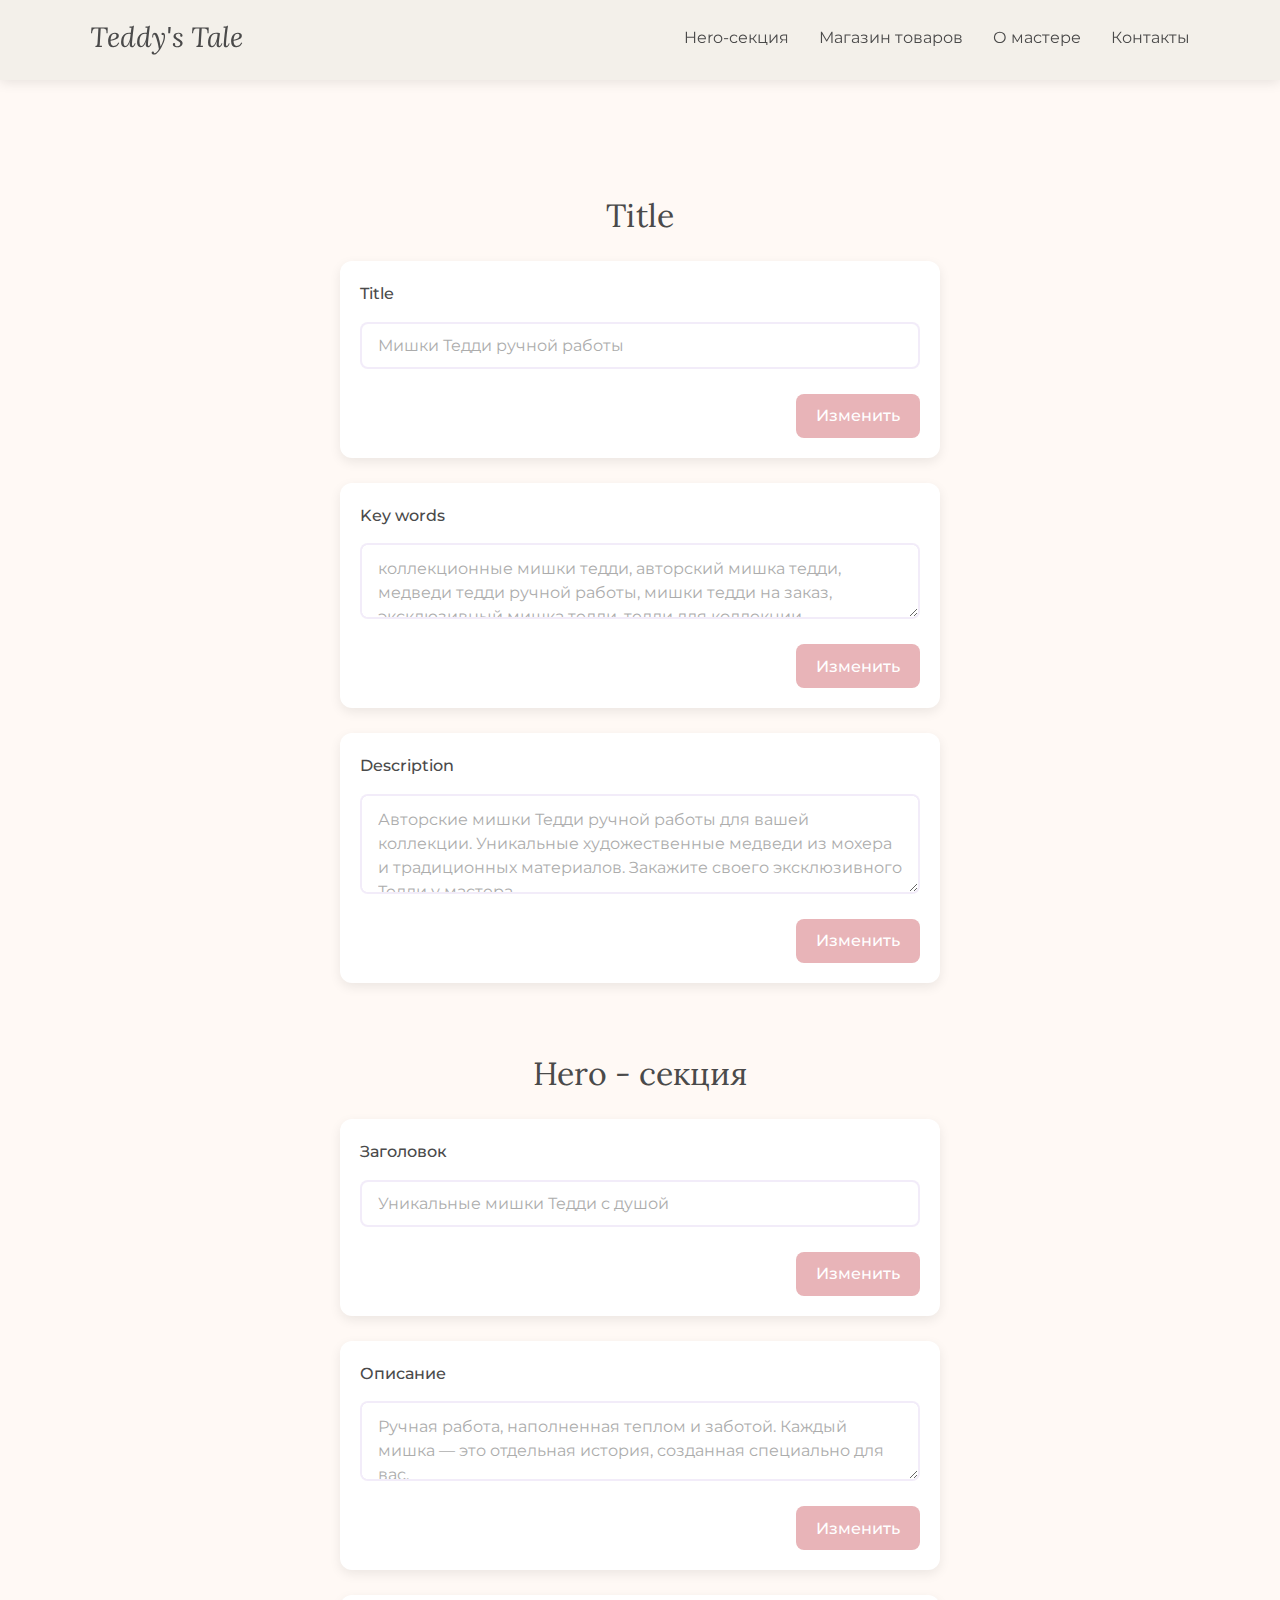
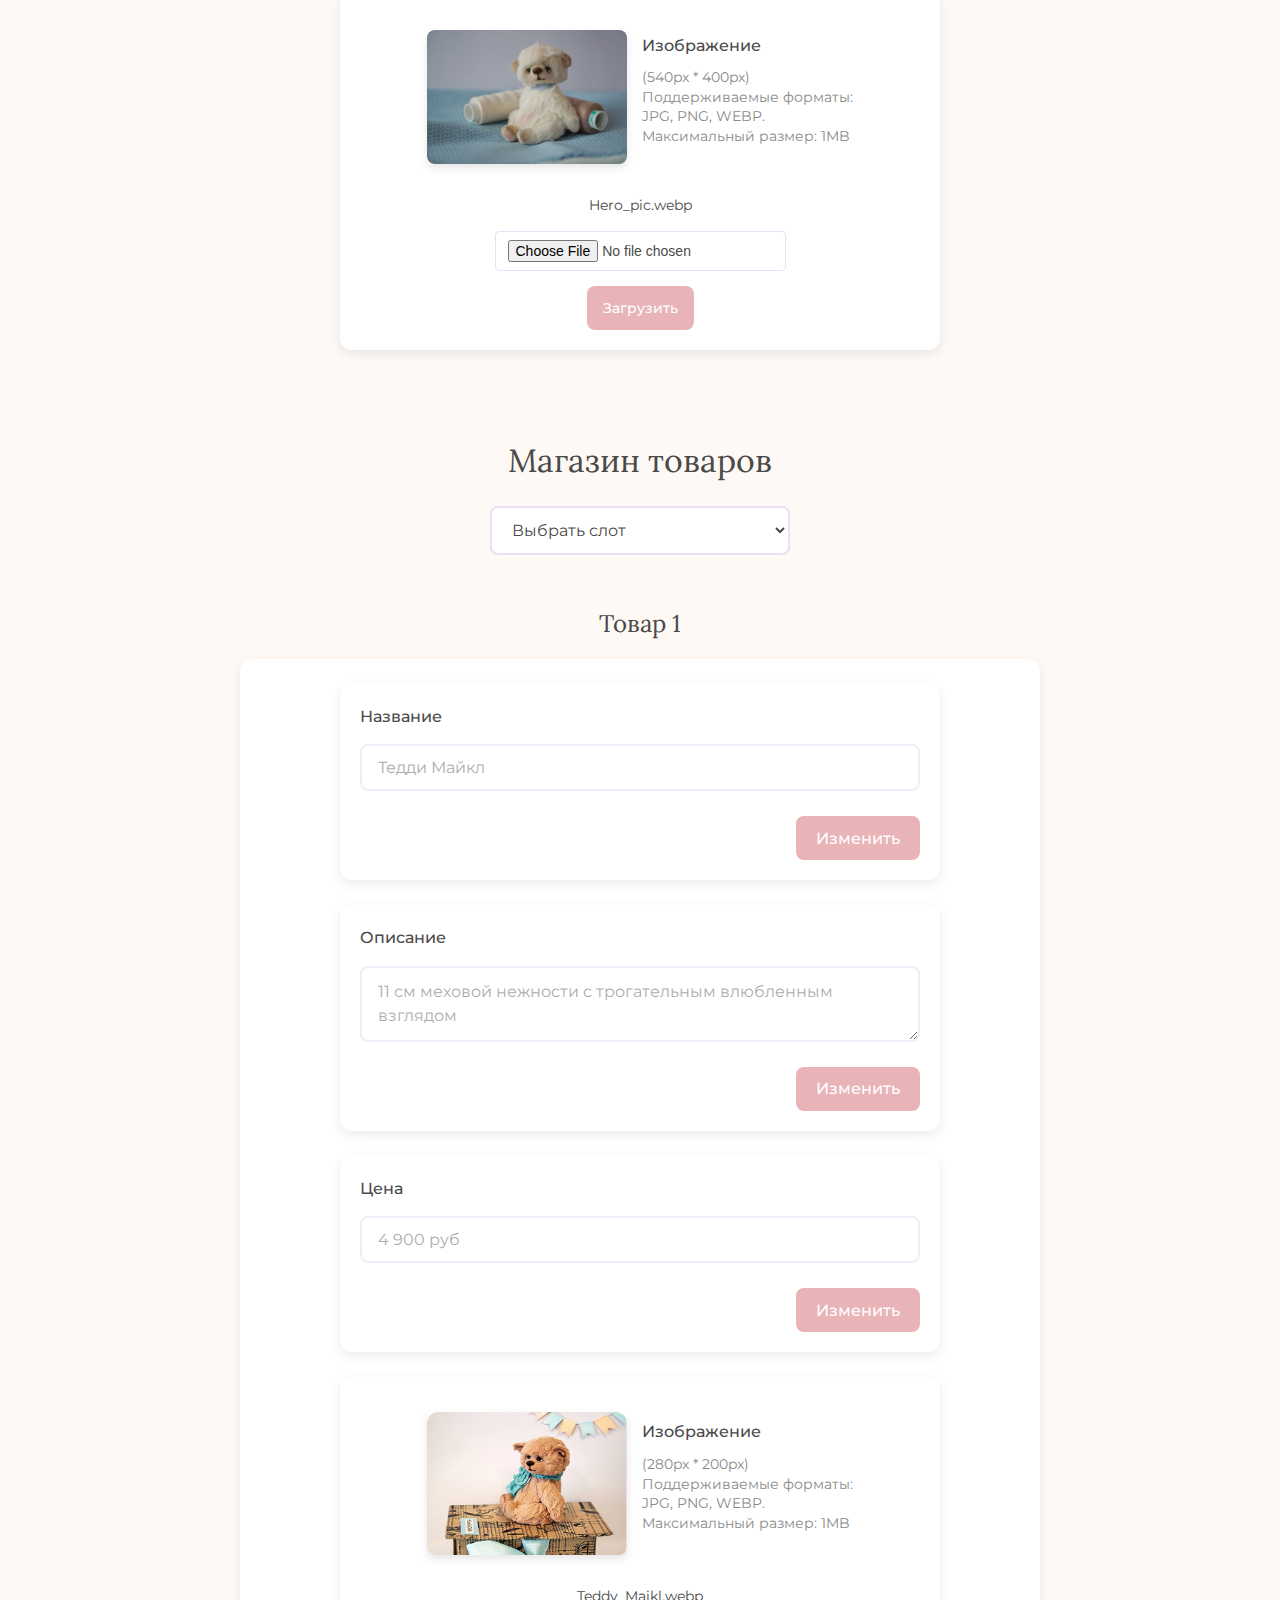
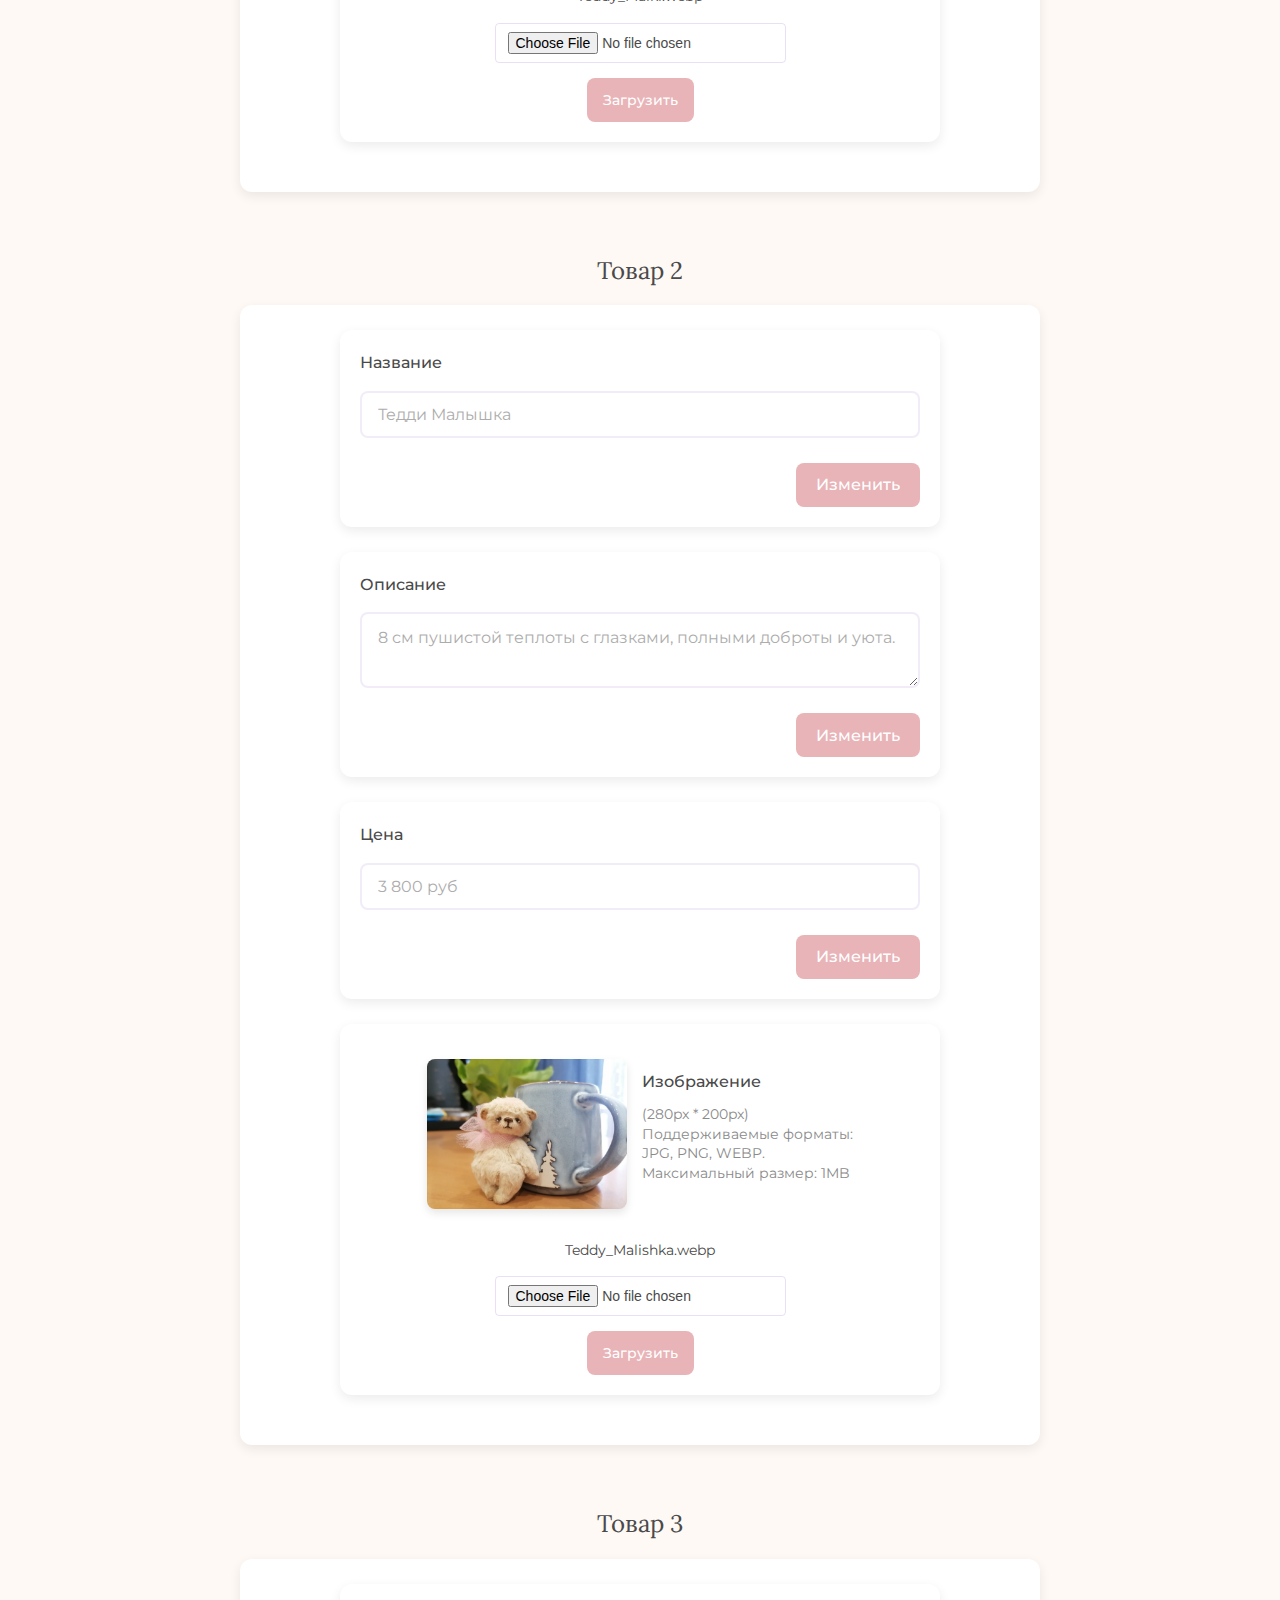
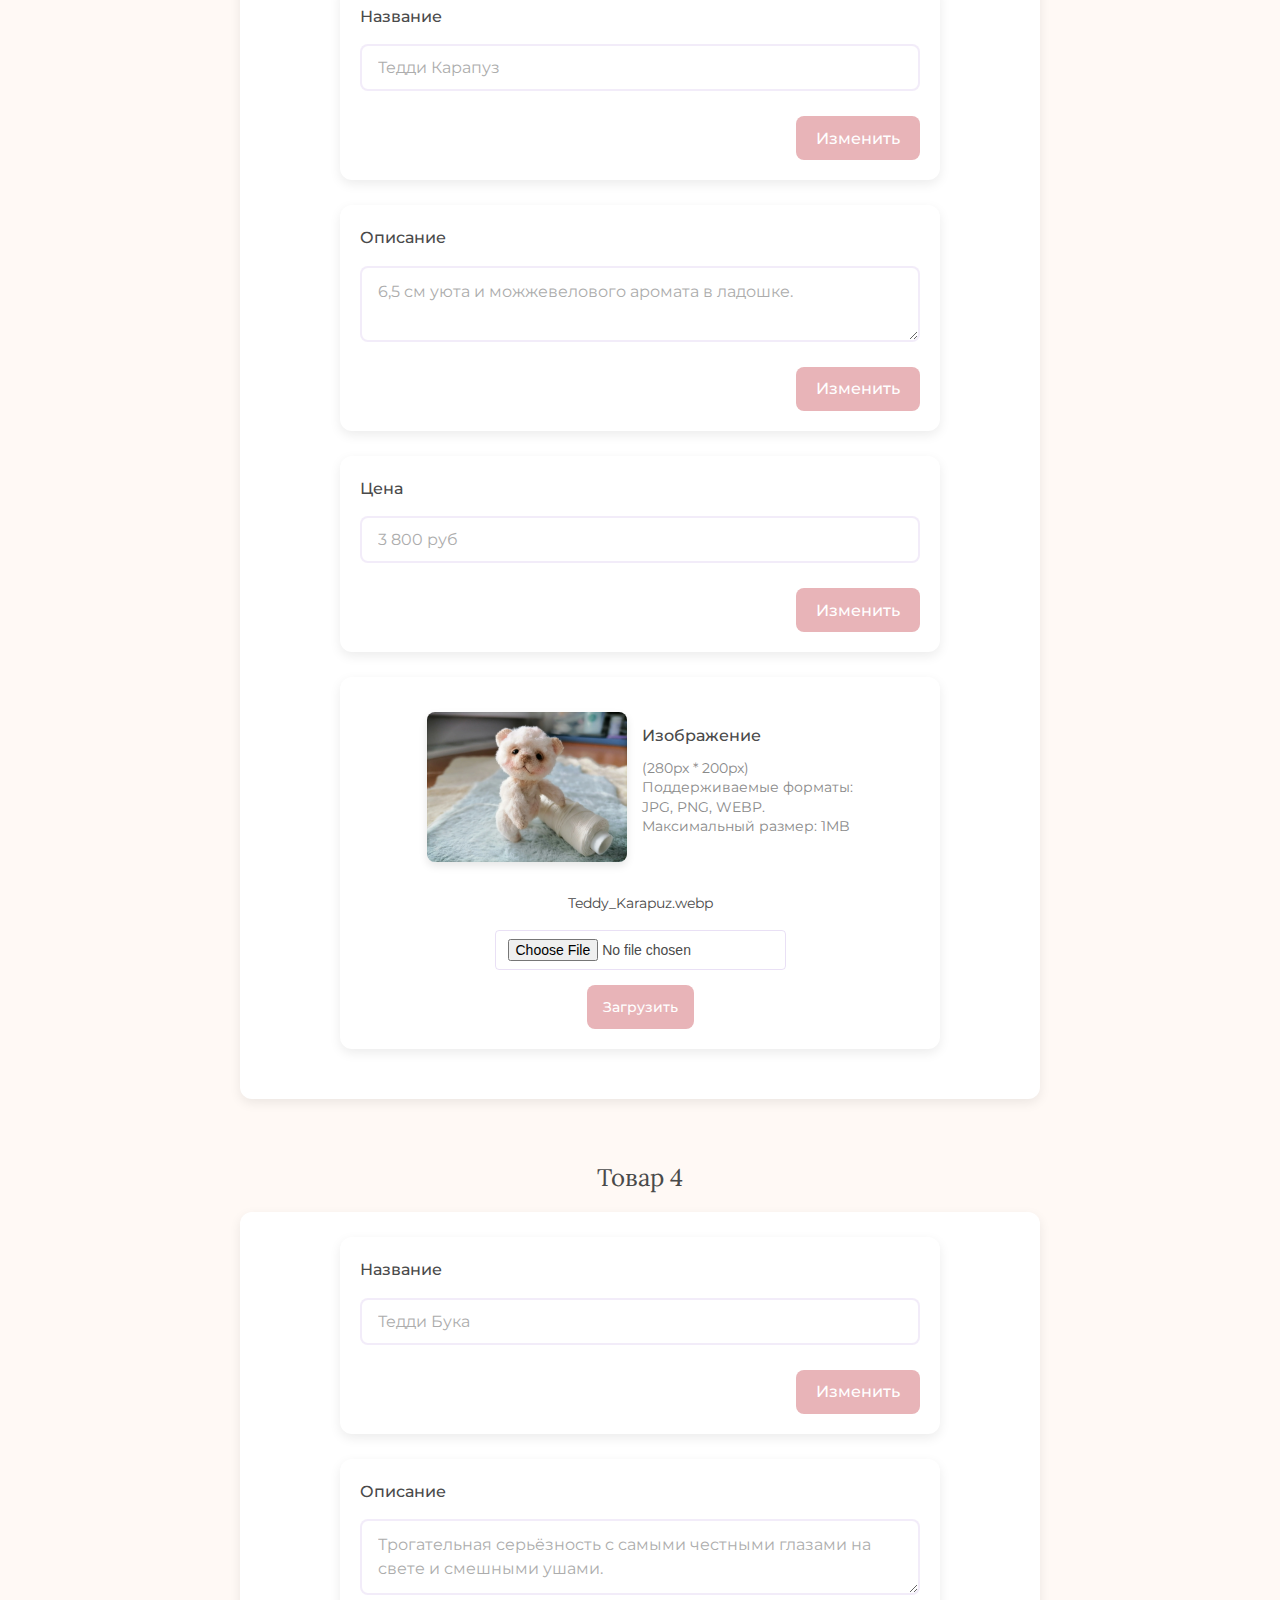
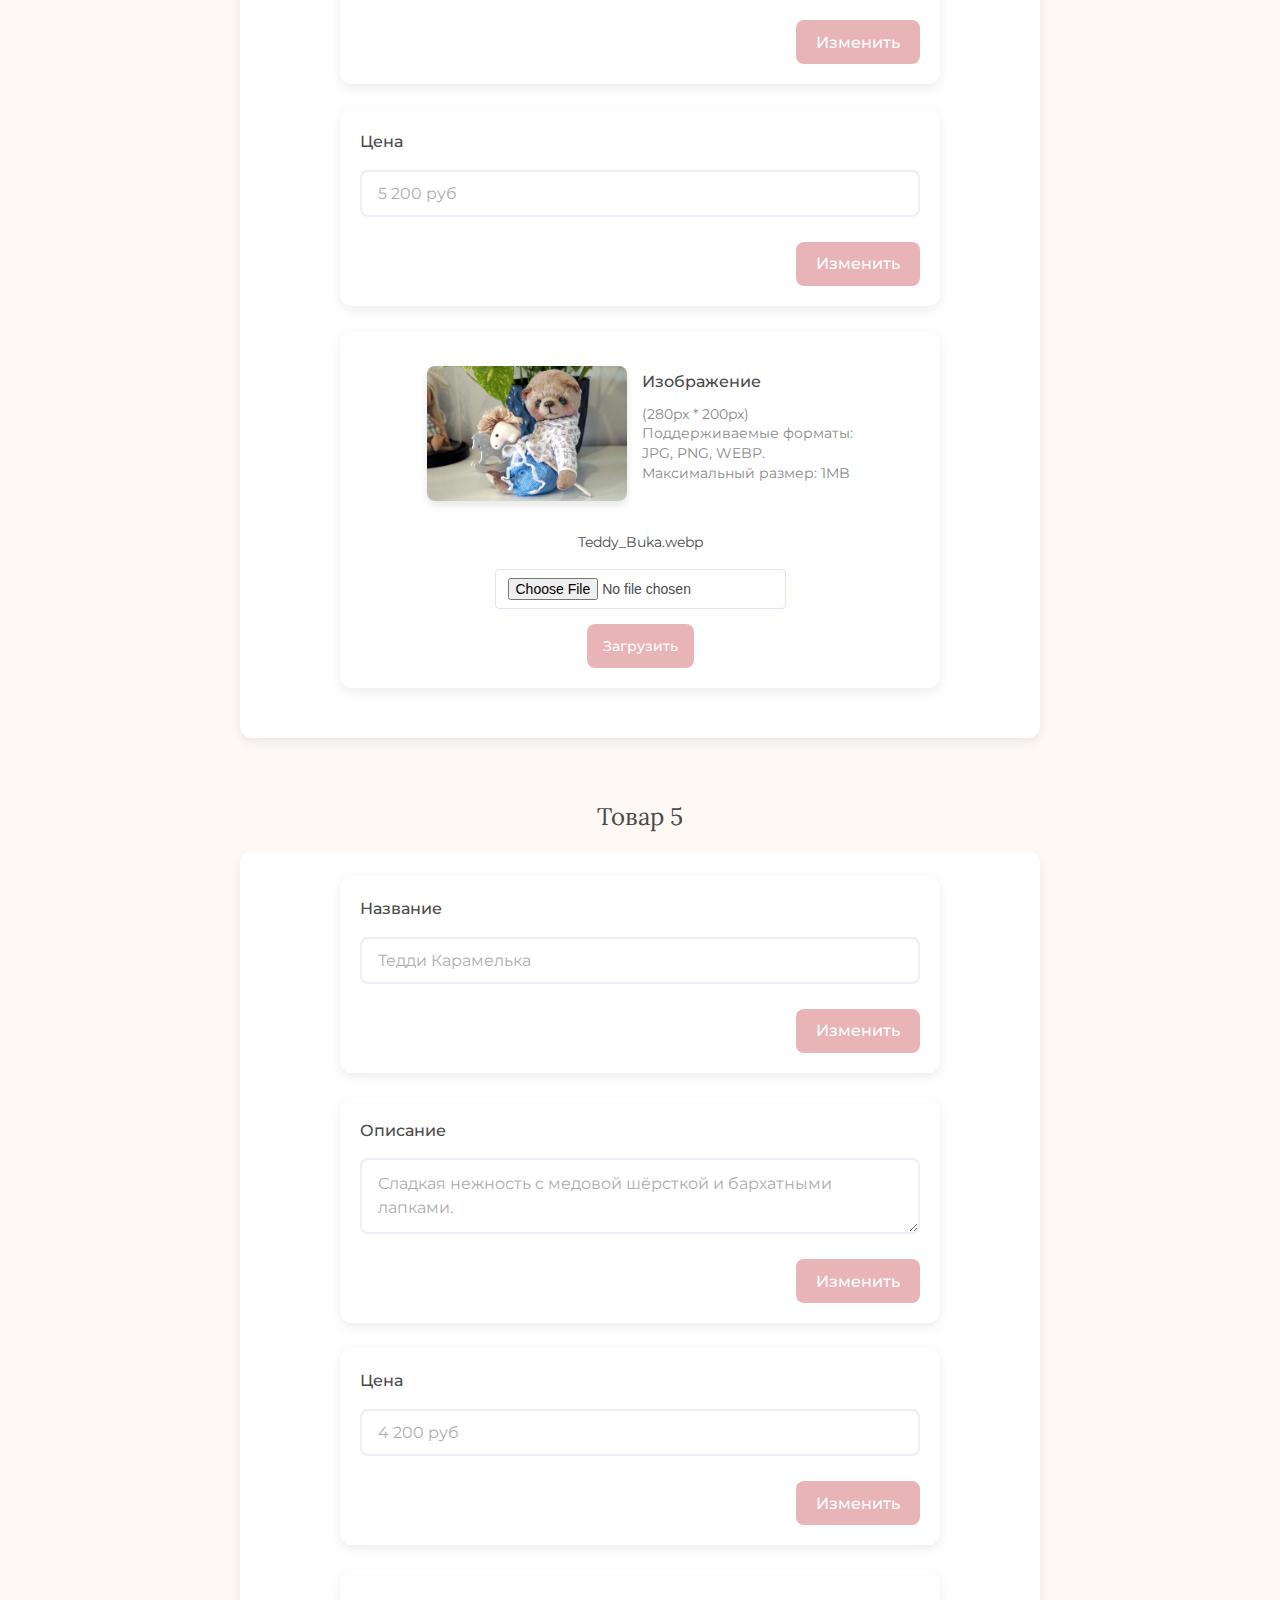
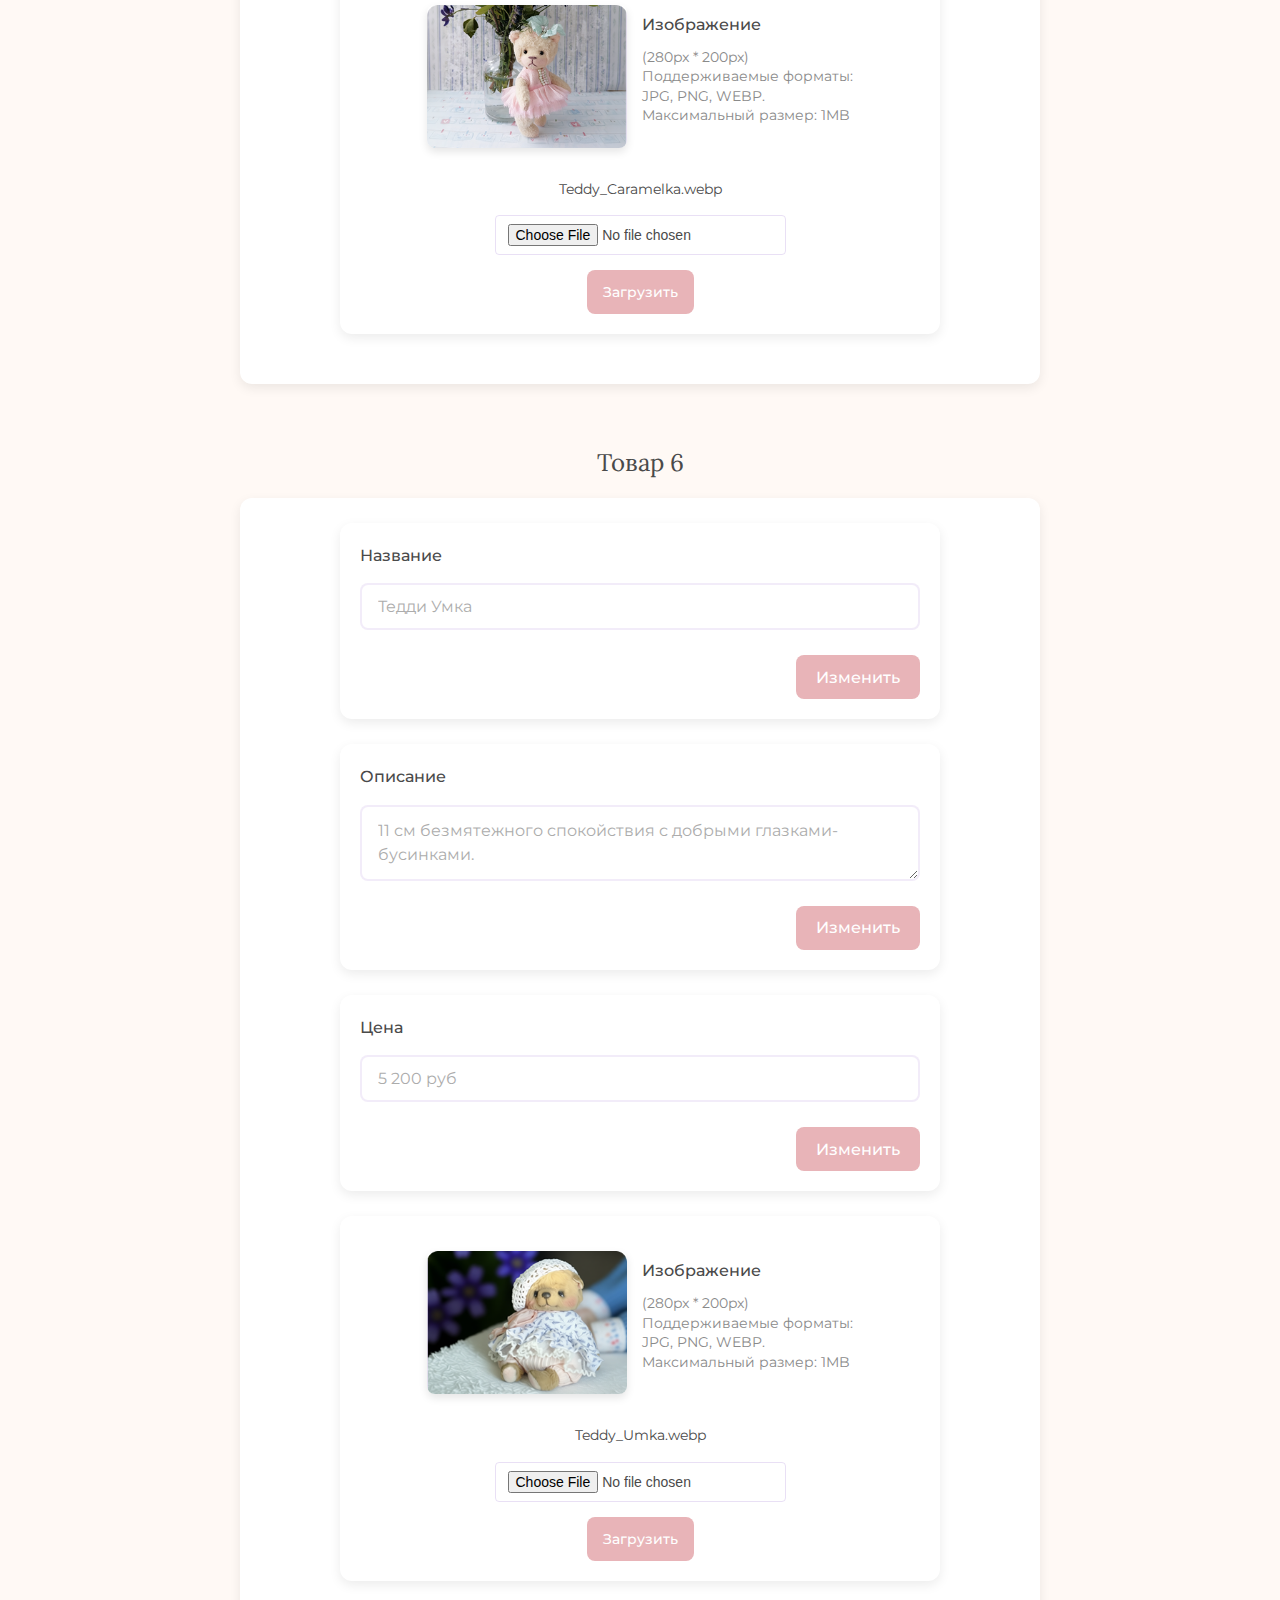
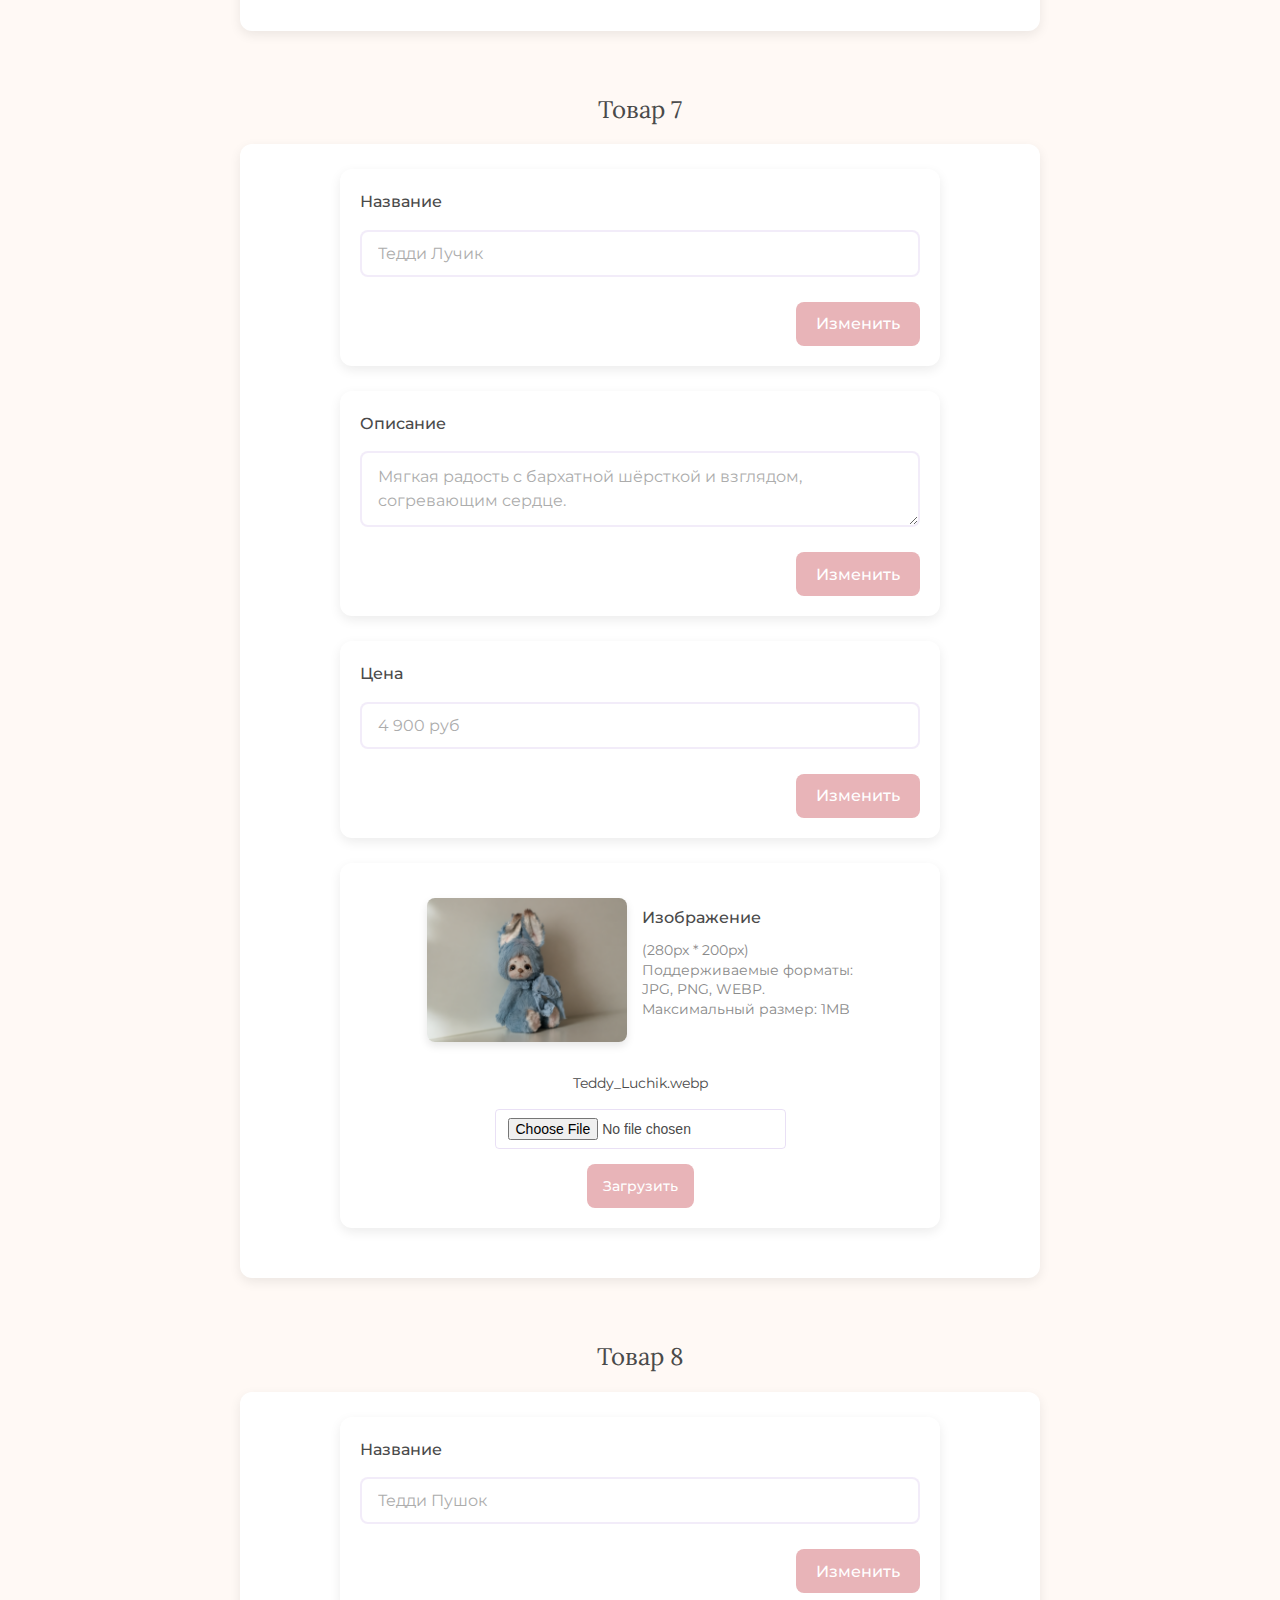
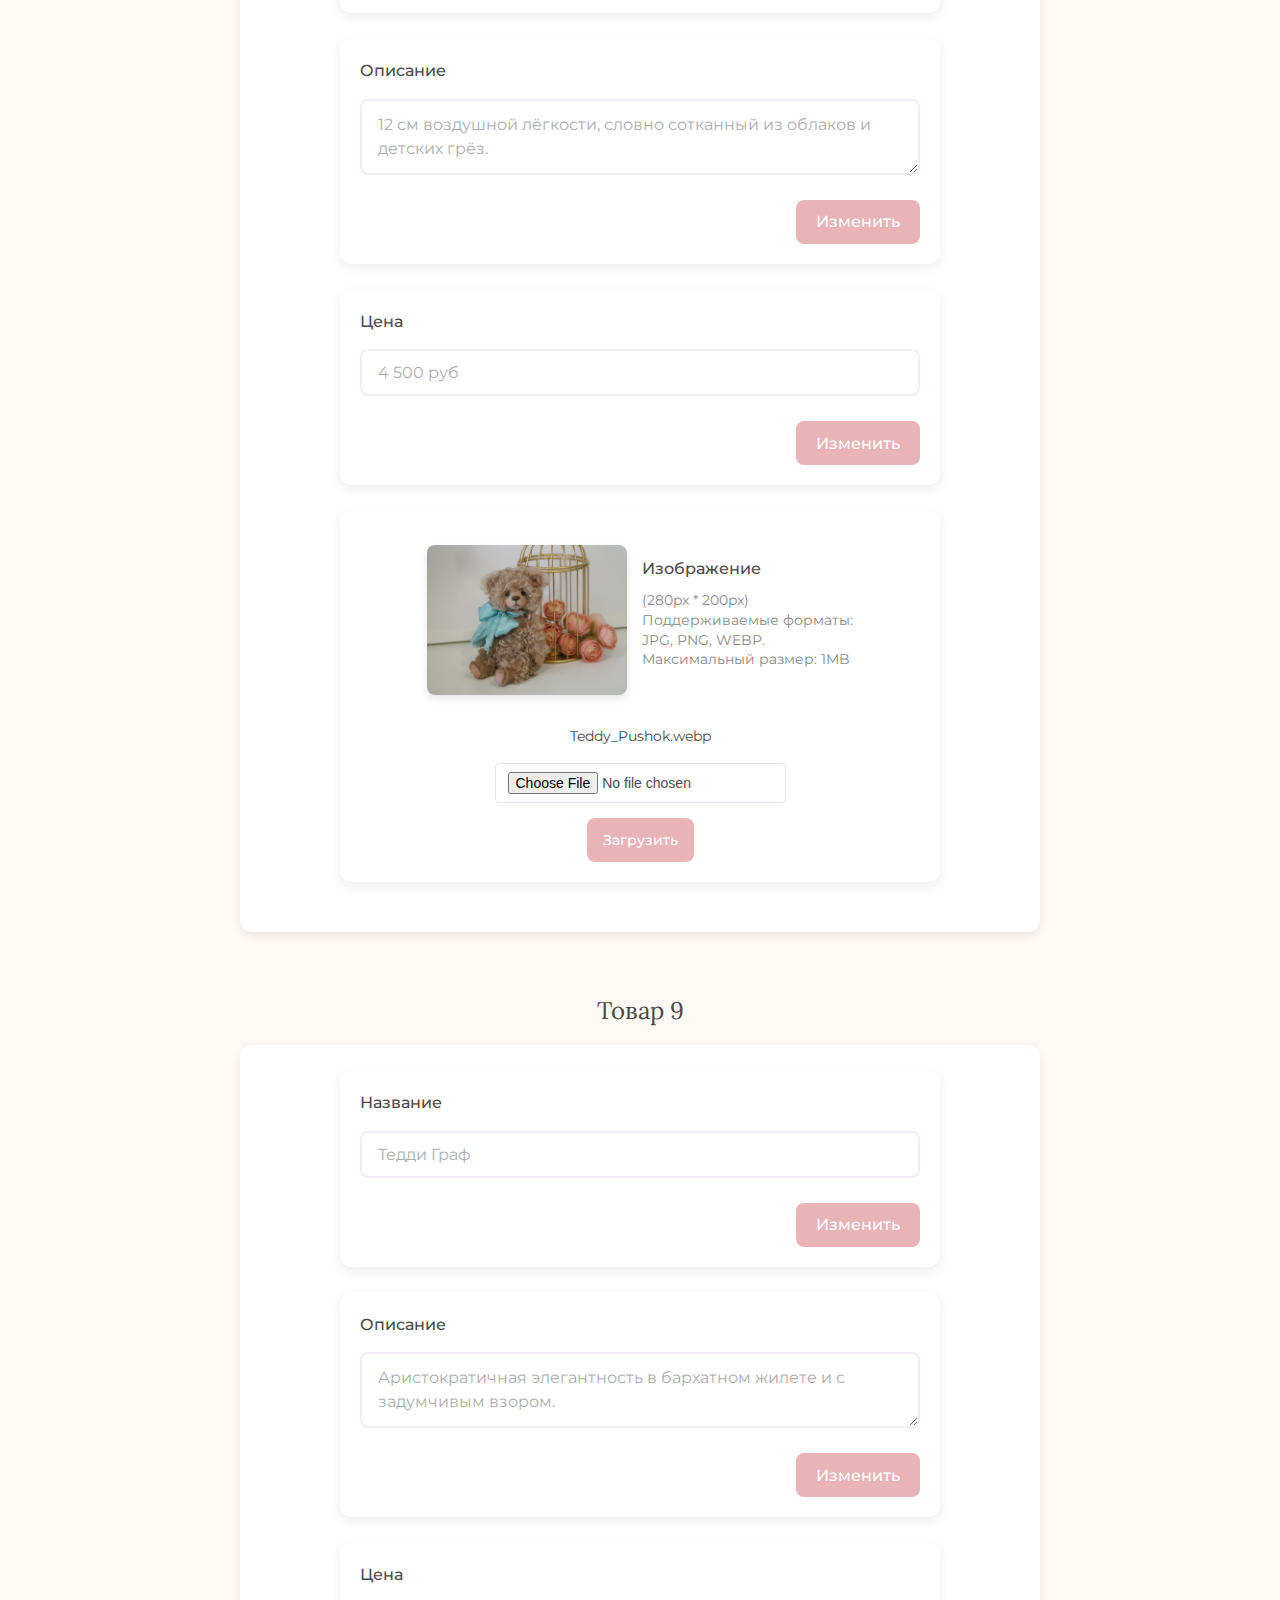
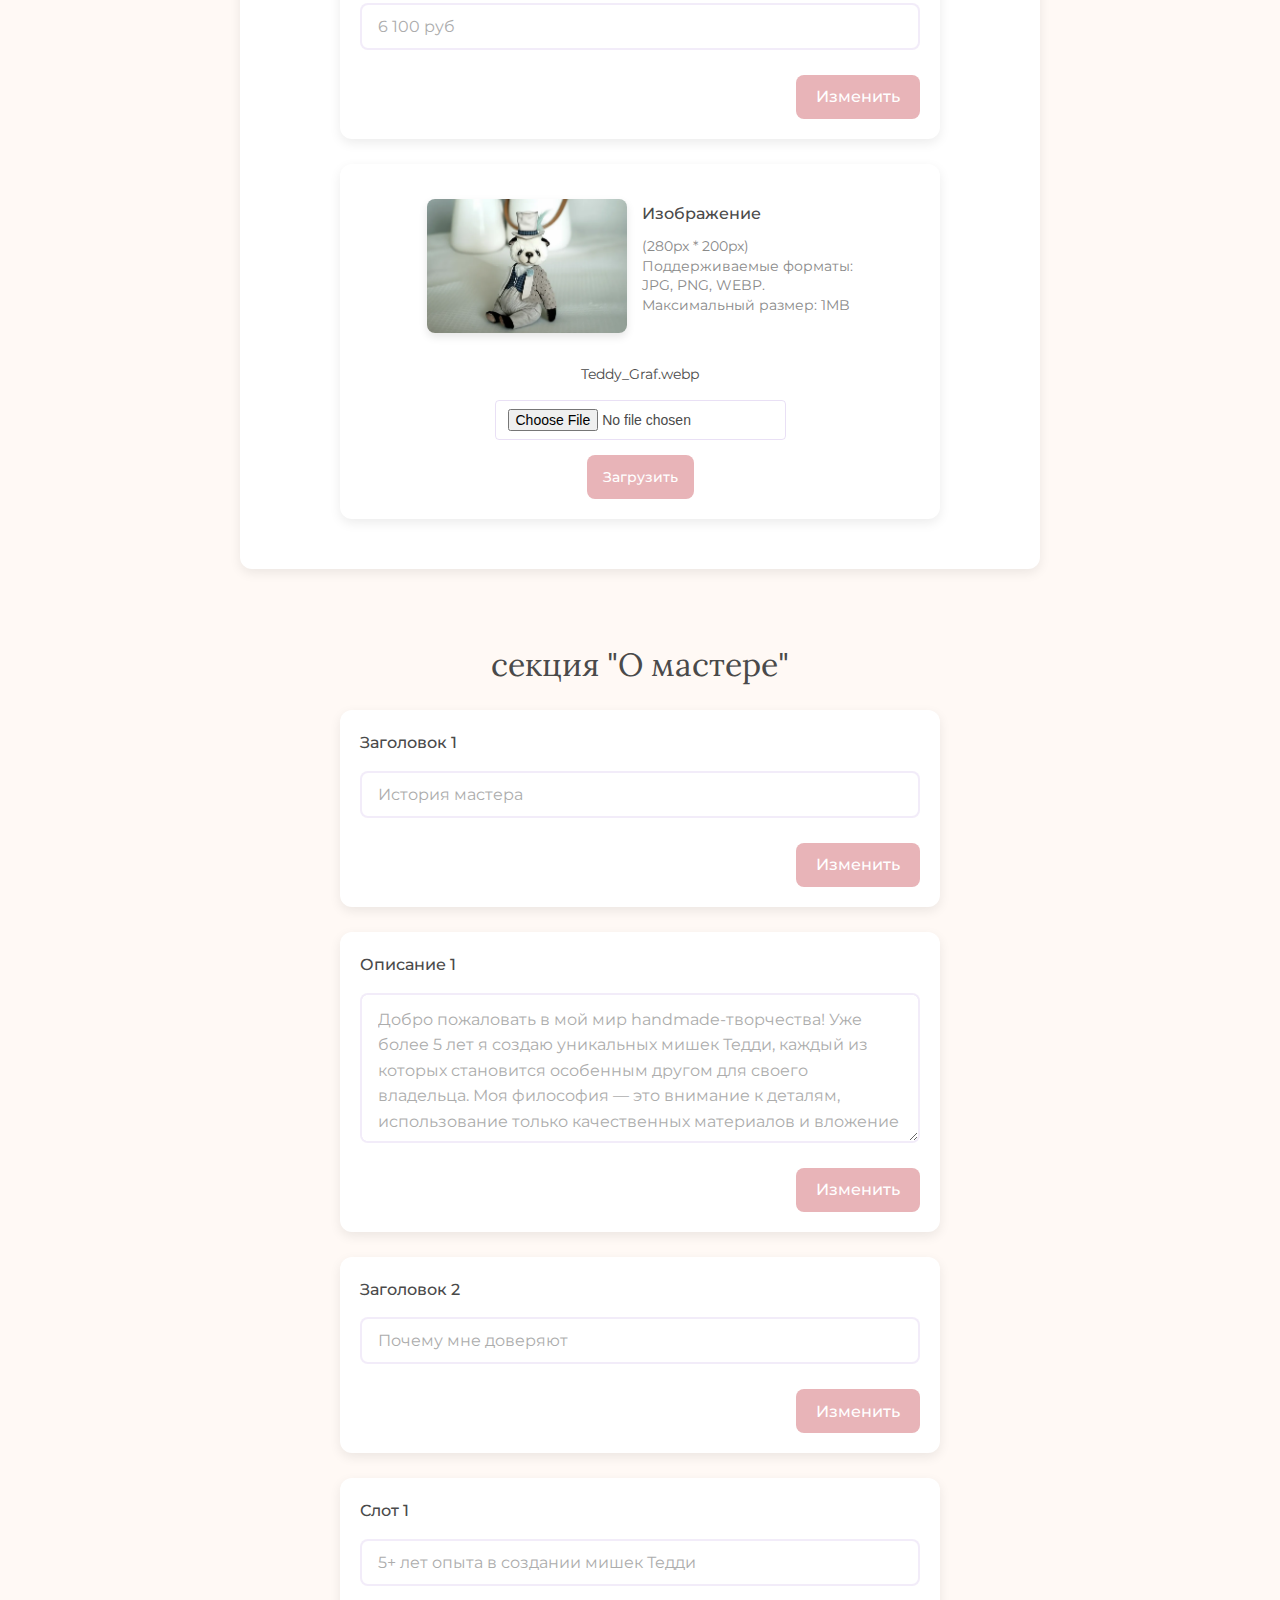
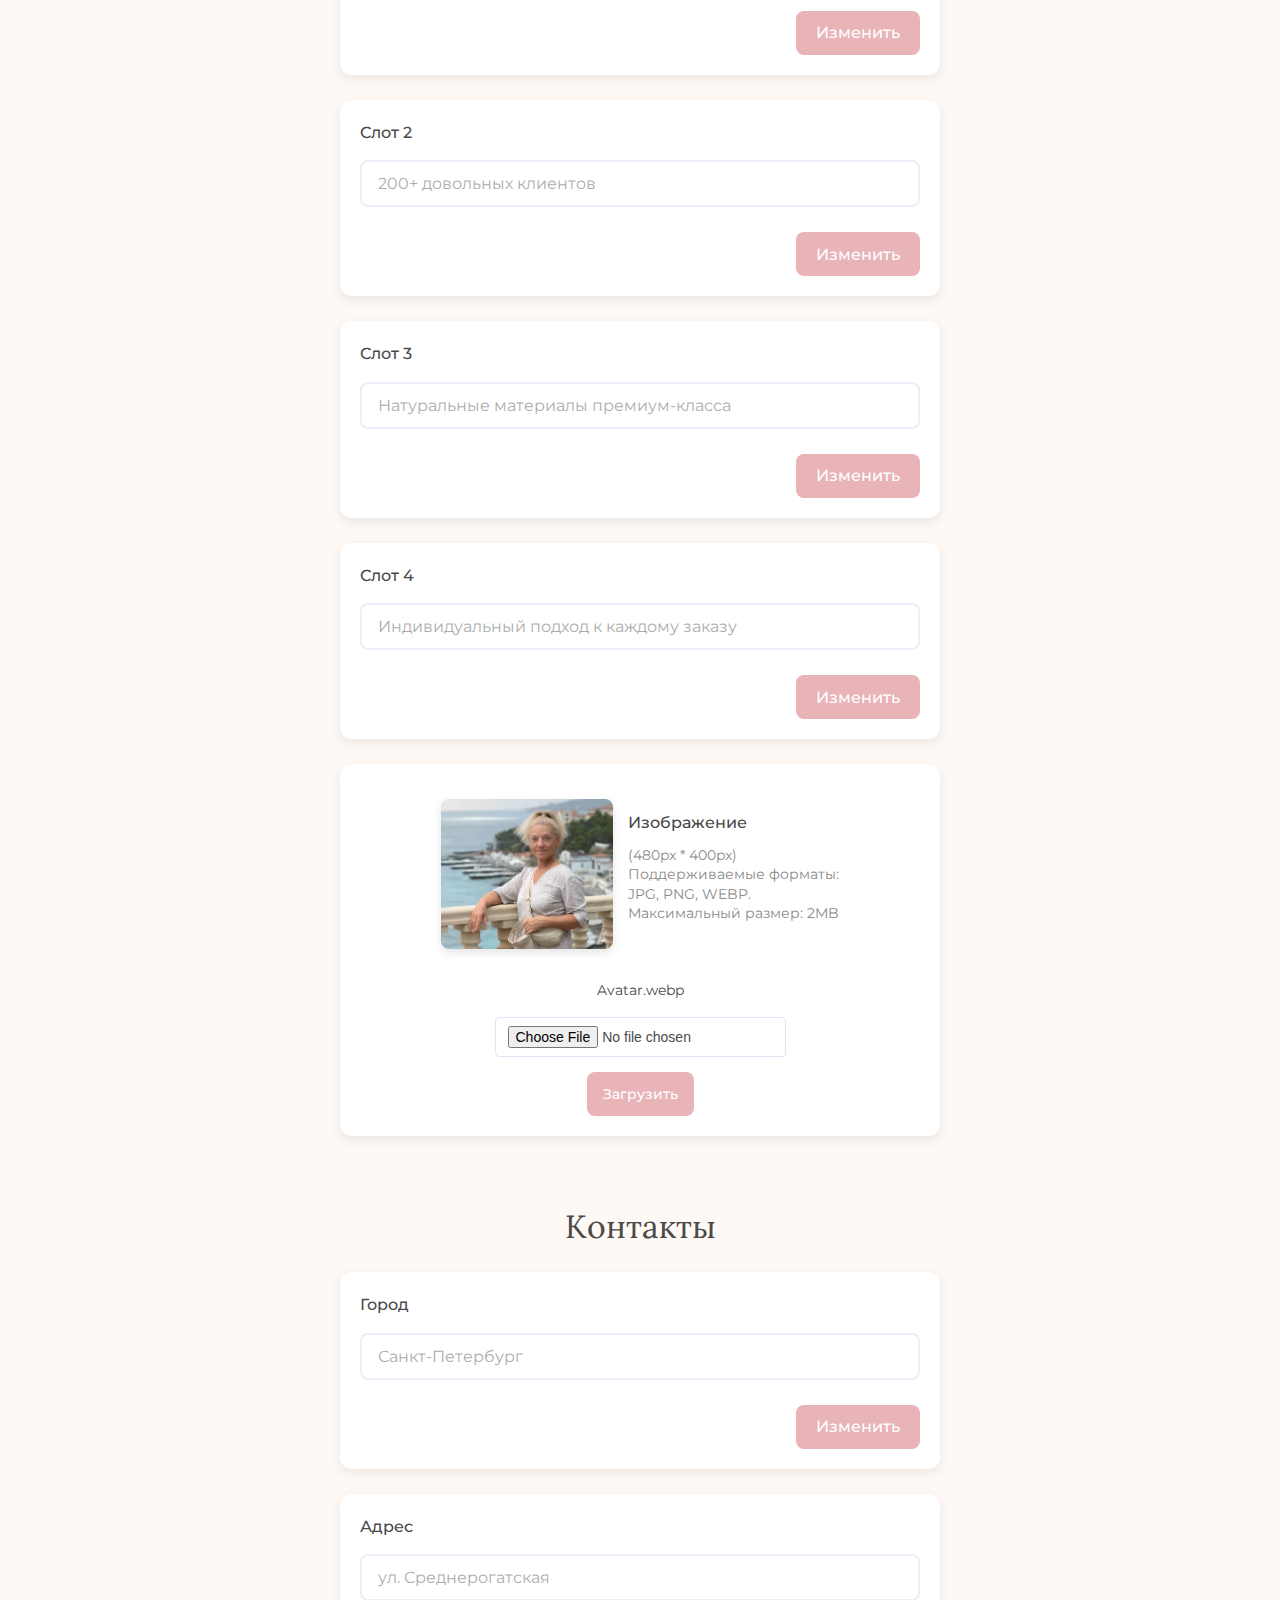
<file: Admin-Panel.html>
<!DOCTYPE html>
<html lang="ru">
<head>
    <!-- Кодировка -->
    <meta charset="UTF-8">
    <!-- Адаптивность -->
    <meta name="viewport" content="width=device-width, initial-scale=1.0">
    <title>Админ - Панель | Мишки Тедди ручной работы</title>
    <!-- Индексация для поисковиков -->
    <meta name="robots" content="noindex, nofollow">
    <!-- CSS -->
    <link rel="stylesheet" href="./css/admin-panel.css">
    <!-- Шрифты -->
    <link rel="preload" href="./assets/fonts/Montserrat/Montserrat-VariableFont_wght.woff2" as="font" type="font/woff2"
          crossorigin>
    <link rel="preload" href="./assets/fonts/Montserrat/Montserrat-VariableFont_wght.woff" as="font" type="font/woff"
          crossorigin>
    <link rel="preload" href="./assets/fonts/Montserrat/Montserrat-Italic-VariableFont_wght.woff2" as="font"
          type="font/woff2" crossorigin>
    <link rel="preload" href="./assets/fonts/Montserrat/Montserrat-Italic-VariableFont_wght.woff" as="font"
          type="font/woff" crossorigin>
    <link rel="preload" href="./assets/fonts/Lora/Lora.woff2" as="font" type="font/woff2" crossorigin>
    <link rel="preload" href="./assets/fonts/Lora/Lora.woff" as="font" type="font/woff" crossorigin>
    <link rel="preload" href="./assets/fonts/Lora/Lora-Italic.woff2" as="font" type="font/woff2" crossorigin>
    <link rel="preload" href="./assets/fonts/Lora/Lora-Italic.woff" as="font" type="font/woff" crossorigin>
    <!-- Язык сайта -->
    <meta name="language" content="Russian">
    <!-- Автор -->
    <meta name="author" content="Fesik Evgeniya">
</head>
<body>
<header>
    <div class="menu">
        <span class="logo">Teddy's Tale</span>
        <!-- Бургер-меню (только мобилка) -->
        <button class="hamburger" aria-label="Меню" aria-expanded="false">
            <span class="hamburger-line"></span>
            <span class="hamburger-line"></span>
            <span class="hamburger-line"></span>
        </button>
        <!-- Десктопная навигация -->
        <nav class="desktop-navigation">
            <ul class="header-navigation">
                <li><a href="#hero">Hero-секция</a></li>
                <li><a href="#shop">Магазин товаров</a></li>
                <li><a href="#about">О мастере</a></li>
                <li><a href="#contacts">Контакты</a></li>
            </ul>
        </nav>
    </div>
</header>

<!-- Мобильное меню (только мобилка) -->
<nav class="mobile-menu" aria-label="Мобильное меню">
    <span class="mobile-logo">Teddy's Tale</span>
    <ul class="header-navigation">
        <li><a href="#hero">Hero-секция</a></li>
        <li><a href="#shop">Магазин товаров</a></li>
        <li><a href="#about">О мастере</a></li>
        <li><a href="#contacts">Контакты</a></li>
    </ul>
    <button class="close-mobile-menu" aria-label="Закрыть меню">X</button>
</nav>

<!-- Meta - Информация -->
<main class="content-adminPanel">

    <!-- Meta - Информация -->
    <h2 class="title-adminPanel">Title</h2>
    <form class="form-fields" id="adminPanel-title">
        <label for="title">Title</label>
        <input type="text" name="title" id="title" placeholder="Мишки Тедди ручной работы" required>
        <button type="submit" class="btn btn_change">Изменить</button>
    </form>
    <form class="form-fields" id="adminPanel-keyWords">
        <label for="keyWords">Key words</label>
        <textarea name="keyWords" id="keyWords"
                  placeholder="коллекционные мишки тедди, авторский мишка тедди, медведи тедди ручной работы, мишки тедди на заказ, эксклюзивный мишка тедди, тедди для коллекции"
                  required></textarea>
        <button type="submit" class="btn btn_change">Изменить</button>
    </form>
    <form class="form-fields" id="adminPanel-Description">
        <label for="description">Description</label>
        <textarea name="description" id="description"
                  placeholder="Авторские мишки Тедди ручной работы для вашей коллекции. Уникальные художественные медведи из мохера и традиционных материалов. Закажите своего эксклюзивного Тедди у мастера."
                  required></textarea>
        <button type="submit" class="btn btn_change">Изменить</button>
    </form>

    <!-- Hero - секция -->
    <h2 class="heroSection-adminPanel" id="hero">Hero - секция</h2>
    <form class="form-fields" id="adminPanel-titleHero">
        <label for="titleHero">Заголовок</label>
        <input type="text" name="titleHero" id="titleHero" placeholder="Уникальные мишки Тедди с душой" required>
        <button type="submit" class="btn btn_change">Изменить</button>
    </form>
    <form class="form-fields" id="adminPanel-descriptionHero">
        <label for="descriptionHero">Описание</label>
        <textarea name="descriptionHero" id="descriptionHero"
                  placeholder="Ручная работа, наполненная теплом и заботой. Каждый мишка — это отдельная история, созданная специально для вас."
                  required></textarea>
        <button type="submit" class="btn btn_change">Изменить</button>
    </form>
    <form class="form-fields image-block" id="adminPanel-imageHero">
        <div class="image-control-info">
            <!-- Поле для отображения существующего файла -->
            <div class="image-set-display">
                <img src="./assets/image/Hero_pic.webp" alt="Hero-изображение">
            </div>
            <div class="image-info">
                <span class="image_title">Изображение</span>
                <p class="image-requirements">(540px * 400px)<br>Поддерживаемые форматы:<br>JPG, PNG, WEBP.<br>Максимальный
                    размер: 1MB</p>
            </div>
        </div>
        <!-- Контейнер для элементов управления загрузкой -->
        <div class="upload-controls">
            <span class="">Hero_pic.webp</span>
            <!-- Скрытый input для выбора файла -->
            <input type="file" id="imageUpload" class="file-input" accept="image/*" name="heroImage">
            <!-- Кнопка для отправки формы и загрузки в БД -->
            <button type="submit" class="btn upload-submit-button">Загрузить</button>
        </div>
    </form>

    <!-- Магазин товаров -->
    <div class="shop" id="shop">
        <h2 class="shop-title">Магазин товаров</h2>
        <label for="slotSelector" class="visually-hidden">Выберите слот товара для редактирования</label>
        <select id="slotSelector" onchange="scrollToSlot(this.value)">
            <option value="">Выбрать слот</option>
            <option value="slot1">слот 1</option>
            <option value="slot2">слот 2</option>
            <option value="slot3">слот 3</option>
            <option value="slot4">слот 4</option>
            <option value="slot5">слот 5</option>
            <option value="slot6">слот 6</option>
            <option value="slot7">слот 7</option>
            <option value="slot8">слот 8</option>
            <option value="slot9">слот 9</option>
        </select>
    </div>

    <!-- слот 1-->
    <h3 class="slot-title">Товар 1</h3>
    <div class="card" id="slot1">
        <form class="form-fields" id="adminPanel-slot1_title">
            <label for="titleSlot1">Название</label>
            <input type="text" name="titleSlot1" id="titleSlot1" placeholder="Тедди Майкл" required>
            <button type="submit" class="btn btn_change">Изменить</button>
        </form>
        <form class="form-fields" id="adminPanel-slot1_description">
            <label for="descriptionSlot1">Описание</label>
            <textarea name="descriptionSlot1" id="descriptionSlot1"
                      placeholder="11 см меховой нежности с трогательным влюбленным взглядом" required></textarea>
            <button type="submit" class="btn btn_change">Изменить</button>
        </form>
        <form class="form-fields" id="adminPanel-slot1_price">
            <label for="priceSlot1">Цена</label>
            <input type="text" name="priceSlot1" id="priceSlot1" placeholder="4 900 руб" required>
            <button type="submit" class="btn btn_change">Изменить</button>
        </form>
        <form class="form-fields" id="slot1-image">
            <!-- Поле для отображения существующего файла -->
            <div class="image-control-info">
                <div class="image-set-display">
                    <img src="./assets/image/Teddy_Maikl.webp" alt="Тедди слот 1">
                </div>
                <div class="image-info">
                    <span class="image_title">Изображение</span>
                    <p class="image-requirements">(280px * 200px)<br>Поддерживаемые форматы:<br>JPG, PNG, WEBP.<br>Максимальный
                        размер: 1MB</p>
                </div>
            </div>

            <!-- Контейнер для элементов управления загрузкой -->
            <div class="upload-controls">
                <span class="image-set_name">Teddy_Maikl.webp</span>
                <!-- Скрытый input для выбора файла -->
                <input type="file" id="image1Upload" class="file-input" accept="image/*" name="imageSlot1">
                <!-- Кнопка для отправки формы и загрузки в БД -->
                <button type="submit" class="btn upload-submit-button">Загрузить</button>
            </div>
        </form>
    </div>

    <!-- слот 2-->
    <h3 class="slot-title">Товар 2</h3>
    <div class="card" id="slot2">
        <form class="form-fields" id="adminPanel-slot2_title">
            <label for="titleSlot2">Название</label>
            <input type="text" name="titleSlot2" id="titleSlot2" placeholder="Тедди Малышка" required>
            <button type="submit" class="btn btn_change">Изменить</button>
        </form>
        <form class="form-fields" id="adminPanel-slot2_description">
            <label for="descriptionSlot2">Описание</label>
            <textarea name="descriptionSlot2" id="descriptionSlot2"
                      placeholder="8 см пушистой теплоты с глазками, полными доброты и уюта." required></textarea>
            <button type="submit" class="btn btn_change">Изменить</button>
        </form>
        <form class="form-fields" id="adminPanel-slot2_price">
            <label for="priceSlot2">Цена</label>
            <input type="text" name="priceSlot2" id="priceSlot2" placeholder="3 800 руб" required>
            <button type="submit" class="btn btn_change">Изменить</button>
        </form>
        <form class="form-fields" id="slot2-image">
            <div class="image-control-info">
                <!-- Поле для отображения существующего файла -->
                <div class="image-set-display">
                    <img src="./assets/image/Teddy_Malishka.webp" alt="Тедди слот 2">
                </div>
                <div class="image-info">
                    <span class="image_title">Изображение</span>
                    <p class="image-requirements">(280px * 200px)<br>Поддерживаемые форматы:<br>JPG, PNG, WEBP.<br>Максимальный
                        размер: 1MB</p>
                </div>
            </div>
            <!-- Контейнер для элементов управления загрузкой -->
            <div class="upload-controls">
                <span class="image-set_name">Teddy_Malishka.webp</span>
                <!-- Скрытый input для выбора файла -->
                <input type="file" id="image2Upload" class="file-input" accept="image/*" name="imageSlot2">
                <!-- Кнопка для отправки формы и загрузки в БД -->
                <button type="submit" class="btn upload-submit-button">Загрузить</button>
            </div>
        </form>
    </div>

    <!-- слот 3-->
    <h3 class="slot-title">Товар 3</h3>
    <div class="card" id="slot3">
        <form class="form-fields" id="adminPanel-slot3_title">
            <label for="titleSlot3">Название</label>
            <input type="text" name="titleSlot3" id="titleSlot3" placeholder="Тедди Карапуз" required>
            <button type="submit" class="btn btn_change">Изменить</button>
        </form>
        <form class="form-fields" id="adminPanel-slot3_description">
            <label for="descriptionSlot3">Описание</label>
            <textarea name="descriptionSlot3" id="descriptionSlot3"
                      placeholder="6,5 см уюта и можжевелового аромата в ладошке." required></textarea>
            <button type="submit" class="btn btn_change">Изменить</button>
        </form>
        <form class="form-fields" id="adminPanel-slot3_price">
            <label for="priceSlot3">Цена</label>
            <input type="text" name="priceSlot3" id="priceSlot3" placeholder="3 800 руб" required>
            <button type="submit" class="btn btn_change">Изменить</button>
        </form>
        <form class="form-fields" id="slot3-image">
            <div class="image-control-info">
                <!-- Поле для отображения существующего файла -->
                <div class="image-set-display">
                    <img src="./assets/image/Teddy_Karapuz.webp" alt="Тедди слот 3">
                </div>
                <div class="image-info">
                    <span class="image_title">Изображение</span>
                    <p class="image-requirements">(280px * 200px)<br>Поддерживаемые форматы:<br>JPG, PNG, WEBP.<br>Максимальный
                        размер: 1MB</p>
                </div>
            </div>
            <!-- Контейнер для элементов управления загрузкой -->
            <div class="upload-controls">
                <span class="image-set_name">Teddy_Karapuz.webp</span>
                <!-- Скрытый input для выбора файла -->
                <input type="file" id="image3Upload" class="file-input" accept="image/*" name="imageSlot3">
                <!-- Кнопка для отправки формы и загрузки в БД -->
                <button type="submit" class="btn upload-submit-button">Загрузить</button>
            </div>
        </form>
    </div>

    <!-- слот 4-->
    <h3 class="slot-title">Товар 4</h3>
    <div class="card" id="slot4">
        <form class="form-fields" id="adminPanel-slot4_title">
            <label for="titleSlot4">Название</label>
            <input type="text" name="titleSlot4" id="titleSlot4" placeholder="Тедди Бука" required>
            <button type="submit" class="btn btn_change">Изменить</button>
        </form>
        <form class="form-fields" id="adminPanel-slot4_description">
            <label for="descriptionSlot4">Описание</label>
            <textarea name="descriptionSlot4" id="descriptionSlot4"
                      placeholder="Трогательная серьёзность с самыми честными глазами на свете и смешными ушами."
                      required></textarea>
            <button type="submit" class="btn btn_change">Изменить</button>
        </form>
        <form class="form-fields" id="adminPanel-slot4_price">
            <label for="priceSlot4">Цена</label>
            <input type="text" name="priceSlot4" id="priceSlot4" placeholder="5 200 руб" required>
            <button type="submit" class="btn btn_change">Изменить</button>
        </form>
        <form class="form-fields" id="slot4-image">
            <div class="image-control-info">
                <!-- Поле для отображения существующего файла -->
                <div class="image-set-display">
                    <img src="./assets/image/Teddy_Buka.webp" alt="Тедди слот 4">
                </div>
                <div class="image-info">
                    <span class="image_title">Изображение</span>
                    <p class="image-requirements">(280px * 200px)<br>Поддерживаемые форматы:<br>JPG, PNG, WEBP.<br>Максимальный
                        размер: 1MB</p>
                </div>
            </div>
            <!-- Контейнер для элементов управления загрузкой -->
            <div class="upload-controls">
                <span class="image-set_name">Teddy_Buka.webp</span>
                <!-- Скрытый input для выбора файла -->
                <input type="file" id="image4Upload" class="file-input" accept="image/*" name="imageSlot4">
                <!-- Кнопка для отправки формы и загрузки в БД -->
                <button type="submit" class="btn upload-submit-button">Загрузить</button>
            </div>
        </form>
    </div>

    <!-- слот 5-->
    <h3 class="slot-title">Товар 5</h3>
    <div class="card" id="slot5">
        <form class="form-fields" id="adminPanel-slot5_title">
            <label for="titleSlot5">Название</label>
            <input type="text" name="titleSlot5" id="titleSlot5" placeholder="Тедди Карамелька" required>
            <button type="submit" class="btn btn_change">Изменить</button>
        </form>
        <form class="form-fields" id="adminPanel-slot5_description">
            <label for="descriptionSlot5">Описание</label>
            <textarea name="descriptionSlot5" id="descriptionSlot5"
                      placeholder="Сладкая нежность с медовой шёрсткой и бархатными лапками." required></textarea>
            <button type="submit" class="btn btn_change">Изменить</button>
        </form>
        <form class="form-fields" id="adminPanel-slot5_price">
            <label for="priceSlot5">Цена</label>
            <input type="text" name="priceSlot5" id="priceSlot5" placeholder="4 200 руб" required>
            <button type="submit" class="btn btn_change">Изменить</button>
        </form>
        <form class="form-fields" id="slot5-image">
            <div class="image-control-info">
                <!-- Поле для отображения существующего файла -->
                <div class="image-set-display">
                    <img src="./assets/image/Teddy_Caramelka.webp" alt="Тедди слот 5">
                </div>
                <div class="image-info">
                    <span class="image_title">Изображение</span>
                    <p class="image-requirements">(280px * 200px)<br>Поддерживаемые форматы:<br>JPG, PNG, WEBP.<br>Максимальный
                        размер: 1MB</p>
                </div>
            </div>
            <!-- Контейнер для элементов управления загрузкой -->
            <div class="upload-controls">
                <span class="image-set_name">Teddy_Caramelka.webp</span>
                <!-- Скрытый input для выбора файла -->
                <input type="file" id="image5Upload" class="file-input" accept="image/*" name="imageSlot5">
                <!-- Кнопка для отправки формы и загрузки в БД -->
                <button type="submit" class="btn upload-submit-button">Загрузить</button>
            </div>
        </form>
    </div>

    <!-- слот 6-->
    <h3 class="slot-title">Товар 6</h3>
    <div class="card" id="slot6">
        <form class="form-fields" id="adminPanel-slot6_title">
            <label for="titleSlot6">Название</label>
            <input type="text" name="titleSlot6" id="titleSlot6" placeholder="Тедди Умка" required>
            <button type="submit" class="btn btn_change">Изменить</button>
        </form>
        <form class="form-fields" id="adminPanel-slot6_description">
            <label for="descriptionSlot6">Описание</label>
            <textarea name="descriptionSlot6" id="descriptionSlot6"
                      placeholder="11 см безмятежного спокойствия с добрыми глазками-бусинками." required></textarea>
            <button type="submit" class="btn btn_change">Изменить</button>
        </form>
        <form class="form-fields" id="adminPanel-slot6_price">
            <label for="priceSlot6">Цена</label>
            <input type="text" name="priceSlot6" id="priceSlot6" placeholder="5 200 руб" required>
            <button type="submit" class="btn btn_change">Изменить</button>
        </form>
        <form class="form-fields" id="slot6-image">
            <div class="image-control-info">
                <!-- Поле для отображения существующего файла -->
                <div class="image-set-display">
                    <img src="./assets/image/Teddy_Umka.webp" alt="Тедди слот 6">
                </div>
                <div class="image-info">
                    <span class="image_title">Изображение</span>
                    <p class="image-requirements">(280px * 200px)<br>Поддерживаемые форматы:<br>JPG, PNG, WEBP.
                        <br>Максимальный размер: 1MB</p>
                </div>
            </div>
            <!-- Контейнер для элементов управления загрузкой -->
            <div class="upload-controls">
                <span class="image-set_name">Teddy_Umka.webp</span>
                <!-- Скрытый input для выбора файла -->
                <input type="file" id="image6Upload" class="file-input" accept="image/*" name="imageSlot6">
                <!-- Кнопка для отправки формы и загрузки в БД -->
                <button type="submit" class="btn upload-submit-button">Загрузить</button>
            </div>
        </form>
    </div>

    <!-- слот 7-->
    <h3 class="slot-title">Товар 7</h3>
    <div class="card" id="slot7">
        <form class="form-fields" id="adminPanel-slot7_title">
            <label for="titleSlot7">Название</label>
            <input type="text" name="titleSlot7" id="titleSlot7" placeholder="Тедди Лучик" required>
            <button type="submit" class="btn btn_change">Изменить</button>
        </form>
        <form class="form-fields" id="adminPanel-slot7_description">
            <label for="descriptionSlot7">Описание</label>
            <textarea name="descriptionSlot7" id="descriptionSlot7"
                      placeholder="Мягкая радость с бархатной шёрсткой и взглядом, согревающим сердце."
                      required></textarea>
            <button type="submit" class="btn btn_change">Изменить</button>
        </form>
        <form class="form-fields" id="adminPanel-slot7_price">
            <label for="priceSlot7">Цена</label>
            <input type="text" name="priceSlot7" id="priceSlot7" placeholder="4 900 руб" required>
            <button type="submit" class="btn btn_change">Изменить</button>
        </form>
        <form class="form-fields" id="slot7-image">
            <div class="image-control-info">
                <!-- Поле для отображения существующего файла -->
                <div class="image-set-display">
                    <img src="./assets/image/Teddy_Luchik.webp" alt="Тедди слот 7">
                </div>
                <div class="image-info">
                    <span class="image_title">Изображение</span>
                    <p class="image-requirements">(280px * 200px)<br>Поддерживаемые форматы:<br>JPG, PNG, WEBP.
                        <br>Максимальный размер: 1MB</p>
                </div>
            </div>
            <!-- Контейнер для элементов управления загрузкой -->
            <div class="upload-controls">
                <span class="image-set_name">Teddy_Luchik.webp</span>
                <!-- Скрытый input для выбора файла -->
                <input type="file" id="image7Upload" class="file-input" accept="image/*" name="imageSlot7">
                <!-- Кнопка для отправки формы и загрузки в БД -->
                <button type="submit" class="btn upload-submit-button">Загрузить</button>
            </div>
        </form>
    </div>

    <!-- слот 8-->
    <h3 class="slot-title">Товар 8</h3>
    <div class="card" id="slot8">
        <form class="form-fields" id="adminPanel-slot8_title">
            <label for="titleSlot8">Название</label>
            <input type="text" name="titleSlot8" id="titleSlot8" placeholder="Тедди Пушок" required>
            <button type="submit" class="btn btn_change">Изменить</button>
        </form>
        <form class="form-fields" id="adminPanel-slot8_description">
            <label for="descriptionSlot8">Описание</label>
            <textarea name="descriptionSlot8" id="descriptionSlot8"
                      placeholder="12 см воздушной лёгкости, словно сотканный из облаков и детских грёз."
                      required></textarea>
            <button type="submit" class="btn btn_change">Изменить</button>
        </form>
        <form class="form-fields" id="adminPanel-slot8_price">
            <label for="priceSlot8">Цена</label>
            <input type="text" name="priceSlot8" id="priceSlot8" placeholder="4 500 руб" required>
            <button type="submit" class="btn btn_change">Изменить</button>
        </form>
        <form class="form-fields" id="slot8-image">
            <div class="image-control-info">
                <!-- Поле для отображения существующего файла -->
                <div class="image-set-display">
                    <img src="./assets/image/Teddy_Pushok.webp" alt="Тедди слот 8">
                </div>
                <div class="image-info">
                    <span class="image_title">Изображение</span>
                    <p class="image-requirements">(280px * 200px)<br>Поддерживаемые форматы:<br>JPG, PNG, WEBP.
                        <br>Максимальный размер: 1MB</p>
                </div>
            </div>
            <!-- Контейнер для элементов управления загрузкой -->
            <div class="upload-controls">
                <span class="image-set_name">Teddy_Pushok.webp</span>
                <!-- Скрытый input для выбора файла -->
                <input type="file" id="image8Upload" class="file-input" accept="image/*" name="imageSlot8">
                <!-- Кнопка для отправки формы и загрузки в БД -->
                <button type="submit" class="btn upload-submit-button">Загрузить</button>
            </div>
        </form>
    </div>

    <!-- слот 9-->
    <h3 class="slot-title">Товар 9</h3>
    <div class="card" id="slot9">
        <form class="form-fields" id="adminPanel-slot9_title">
            <label for="titleSlot9">Название</label>
            <input type="text" name="titleSlot9" id="titleSlot9" placeholder="Тедди Граф" required>
            <button type="submit" class="btn btn_change">Изменить</button>
        </form>
        <form class="form-fields" id="adminPanel-slot9_description">
            <label for="descriptionSlot9">Описание</label>
            <textarea name="descriptionSlot9" id="descriptionSlot9"
                      placeholder="Аристократичная элегантность в бархатном жилете и с задумчивым взором."
                      required></textarea>
            <button type="submit" class="btn btn_change">Изменить</button>
        </form>
        <form class="form-fields" id="adminPanel-slot9_price">
            <label for="priceSlot9">Цена</label>
            <input type="text" name="priceSlot9" id="priceSlot9" placeholder="6 100 руб" required>
            <button type="submit" class="btn btn_change">Изменить</button>
        </form>
        <form class="form-fields" id="slot9-image">
            <div class="image-control-info">
                <!-- Поле для отображения существующего файла -->
                <div class="image-set-display">
                    <img src="./assets/image/Teddy_Graf.webp" alt="Тедди слот 9">
                </div>
                <div class="image-info">
                    <span class="image_title">Изображение</span>
                    <p class="image-requirements">(280px * 200px)<br>Поддерживаемые форматы:<br>JPG, PNG, WEBP.
                        <br>Максимальный размер: 1MB</p>
                </div>
            </div>
            <!-- Контейнер для элементов управления загрузкой -->
            <div class="upload-controls">
                <span class="image-set_name">Teddy_Graf.webp</span>
                <!-- Скрытый input для выбора файла -->
                <input type="file" id="image9Upload" class="file-input" accept="image/*" name="imageSlot9">
                <!-- Кнопка для отправки формы и загрузки в БД -->
                <button type="submit" class="btn upload-submit-button">Загрузить</button>
            </div>
        </form>
    </div>

    <!-- секция <О мастере> -->
    <h2 class="about-title" id="about">секция "О мастере"</h2>
    <form class="form-fields" id="about-block1_title">
        <label for="aboutTitleBlock1">Заголовок 1</label>
        <input type="text" name="aboutTitleBlock1" id="aboutTitleBlock1" placeholder="История мастера" required>
        <button type="submit" class="btn btn_change">Изменить</button>
    </form>
    <form class="form-fields" id="about-block1_description">
        <label for="aboutDescriptionBlock1">Описание 1</label>
        <textarea name="aboutDescriptionBlock1" id="aboutDescriptionBlock1"
                  placeholder="Добро пожаловать в мой мир handmade-творчества! Уже более 5 лет я создаю уникальных мишек Тедди, каждый из которых становится особенным другом для своего владельца. Моя философия — это внимание к деталям, использование только качественных материалов и вложение души в каждое творение."
                  required></textarea>
        <button type="submit" class="btn btn_change">Изменить</button>
    </form>
    <form class="form-fields" id="about-block2_title">
        <label for="aboutTitleBlock2">Заголовок 2</label>
        <input type="text" name="aboutTitleBlock2" id="aboutTitleBlock2" placeholder="Почему мне доверяют"
               required>
        <button type="submit" class="btn btn_change">Изменить</button>
    </form>
    <form class="form-fields" id="about-block2_slot1">
        <label for="aboutSlot1Block2">Слот 1</label>
        <input type="text" name="aboutSlot1Block2" id="aboutSlot1Block2"
               placeholder="5+ лет опыта в создании мишек Тедди" required>
        <button type="submit" class="btn btn_change">Изменить</button>
    </form>
    <form class="form-fields" id="about-block2_slot2">
        <label for="aboutSlot2Block2">Слот 2</label>
        <input type="text" name="aboutSlot2Block2" id="aboutSlot2Block2" placeholder="200+ довольных клиентов"
               required>
        <button type="submit" class="btn btn_change">Изменить</button>
    </form>
    <form class="form-fields" id="about-block2_slot3">
        <label for="aboutSlot3Block2">Слот 3</label>
        <input type="text" name="aboutSlot3Block2" id="aboutSlot3Block2"
               placeholder="Натуральные материалы премиум-класса" required>
        <button type="submit" class="btn btn_change">Изменить</button>
    </form>
    <form class="form-fields" id="about-block2_slot4">
        <label for="aboutSlot4Block2">Слот 4</label>
        <input type="text" name="aboutSlot4Block2" id="aboutSlot4Block2"
               placeholder="Индивидуальный подход к каждому заказу" required>
        <button type="submit" class="btn btn_change">Изменить</button>
    </form>
    <form class="form-fields" id="about-image">
        <div class="image-control-info">
            <!-- Поле для отображения существующего файла -->
            <div class="image-set-display">
                <img src="./assets/image/Avatar.webp" alt="Фото мастера">
            </div>
            <div class="image-info">
                <span class="image_title">Изображение</span>
                <p class="image-requirements">(480px * 400px)<br>Поддерживаемые форматы:<br>JPG, PNG, WEBP.
                    <br>Максимальный размер: 2MB</p>
            </div>
        </div>
        <!-- Контейнер для элементов управления загрузкой -->
        <div class="upload-controls">
            <span class="image-set_name">Avatar.webp</span>
            <!-- Скрытый input для выбора файла -->
            <input type="file" id="imageAboutUpload" class="file-input" accept="image/*" name="imageAbout">
            <!-- Кнопка для отправки формы и загрузки в БД -->
            <button type="submit" class="btn upload-submit-button">Загрузить</button>
        </div>
    </form>

    <!-- Контакты -->
    <h2 class="about-title" id="contacts">Контакты</h2>
    <form class="form-fields" id="contacts-city">
        <label for="contactsCity">Город</label>
        <input type="text" name="contactsCity" id="contactsCity" placeholder="Санкт-Петербург" required>
        <button type="submit" class="btn btn_change">Изменить</button>
    </form>
    <form class="form-fields" id="contacts-address">
        <label for="contactsAddress">Адрес</label>
        <input type="text" name="contactsAddress" id="contactsAddress" placeholder="ул. Среднерогатская" required>
        <button type="submit" class="btn btn_change">Изменить</button>
    </form>
    <form class="form-fields" id="contacts-point">
        <h3 class="slot-title">Координаты точки на карте</h3>
        <label for="contactsPoints_latitude">Широта</label>
        <input type="text" name="contactsPoints_latitude" id="contactsPoints_latitude" placeholder="59.819987" required>
        <label for="contactsPoints_longitude">Долгота</label>
        <input type="text" name="contactsPoints_longitude" id="contactsPoints_longitude" placeholder="30.337649" required>
        <button type="submit" class="btn btn_change">Изменить</button>
    </form>
    <form class="form-fields" id="contacts-phone">
        <label for="contactsPhone">Телефон</label>
        <input type="text" name="contactsPhone" id="contactsPhone" placeholder="+7 (999) 999-99-99" required>
        <button type="submit" class="btn btn_change">Изменить</button>
    </form>
    <form class="form-fields" id="contacts-email">
        <label for="contactsEmail">Email</label>
        <input type="text" name="contactsEmail" id="contactsEmail" placeholder="example@example.ru" required>
        <button type="submit" class="btn btn_change">Изменить</button>
    </form>
    <form class="form-fields" id="contacts-VK">
        <label for="contactsVK">VK</label>
        <input type="text" name="contactsVK" id="contactsVK" placeholder="https://vk.com/id39146412" required>
        <button type="submit" class="btn btn_change">Изменить</button>
    </form>
    <form class="form-fields" id="contacts-WhatsApp">
        <label for="contactsWhatsApp">WhatsApp</label>
        <input type="text" name="contactsWhatsApp" id="contactsWhatsApp" placeholder="https://wa.me/79111292655"
               required>
        <button type="submit" class="btn btn_change">Изменить</button>
    </form>
    <form class="form-fields" id="contacts-Telegramm">
        <label for="contactsTelegramm">Telegram</label>
        <input type="text" name="contactsTelegramm" id="contactsTelegramm" placeholder="https://t.me/Elen0Fil" required>
        <button type="submit" class="btn btn_change">Изменить</button>
    </form>
</main>

<footer>
    <div class="footer-content">
        <!--Левый блок-->
        <div class="footer-content_left">
            <div class="footer-logo_container">
                <span class="footer-logo">Teddy's Tale</span>
            </div>
            <p class="footer-constant_slogan">Авторские мишки Тедди ручной работы</p>
            <a href="index.html" class="enter-adminPanel">
                <img src="./assets/icon/enter_Admin-Panel.svg" alt="Вернуться на сайт" class="enter-adminPanel_icon"
                     loading="lazy">
            </a>
        </div>

        <!--Центральный блок-->
        <div class="footer-content_center">
            <h4 class="footer-center_title">Навигация</h4>
            <ul class="footer__links">
                <li><a href="index.html#home">Главная</a></li>
                <li><a href="index.html#collection">Коллекция</a></li>
                <li><a href="index.html#about">О мастере</a></li>
                <li><a href="index.html#contacts">Контакты</a></li>
            </ul>
        </div>

        <!--Правый блок-->
        <div class="footer-content_right">
            <h4 class="footer-right_title">Контакты</h4>
            <div class="footer-right_contacts">
                <p>Телефон: +7 (999) 999-99-99</p>
                <p>Email: example@example.ru</p>
                <p>Адрес: г. Санкт-Петербург,<br>ул. Среднерогатская</p>
            </div>
            <div class="footer-right_links">
                <a href="https://vk.com/id39146412" aria-label="ВКонтакте">
                    <img src="./assets/icon/VK.svg" alt="VK" width="32" height="32"
                         class="footer__social-icon"
                         loading="lazy">
                </a>
                <a href="https://wa.me/79111292655" aria-label="WhatsApp">
                    <img src="./assets/icon/WhatsApp.svg" alt="WhatsApp" width="40" height="40"
                         class="footer__social-icon"
                         loading="lazy">
                </a>
                <a href="https://t.me/Elen0Fil" aria-label="Telegram">
                    <img src="./assets/icon/Telegramm.svg" alt="Telegram" width="32" height="32"
                         class="footer__social-icon"
                         loading="lazy">
                </a>
            </div>
        </div>
    </div>

    <svg width="1120" height="1" viewBox="0 0 1120 1" fill="none" class="footer-divider">
        <line opacity="0.3" y1="0.5" x2="1120" y2="0.5" stroke="#E8B4B8"/>
    </svg>

    <div class="footer-afterword">
        <p class="footer-rights">© 2025 Teddy's Tale. Все права защищены.<br>
            Авторские мишки Тедди ручной работы.</p>
        <p class="footer-autor">design and development by © Fesik | <a href="privacy.html">Политика конфиденциальности</a></p>
    </div>
</footer>

<script src="./js/admin-panel.js"></script>
</body>
</html>
</file>
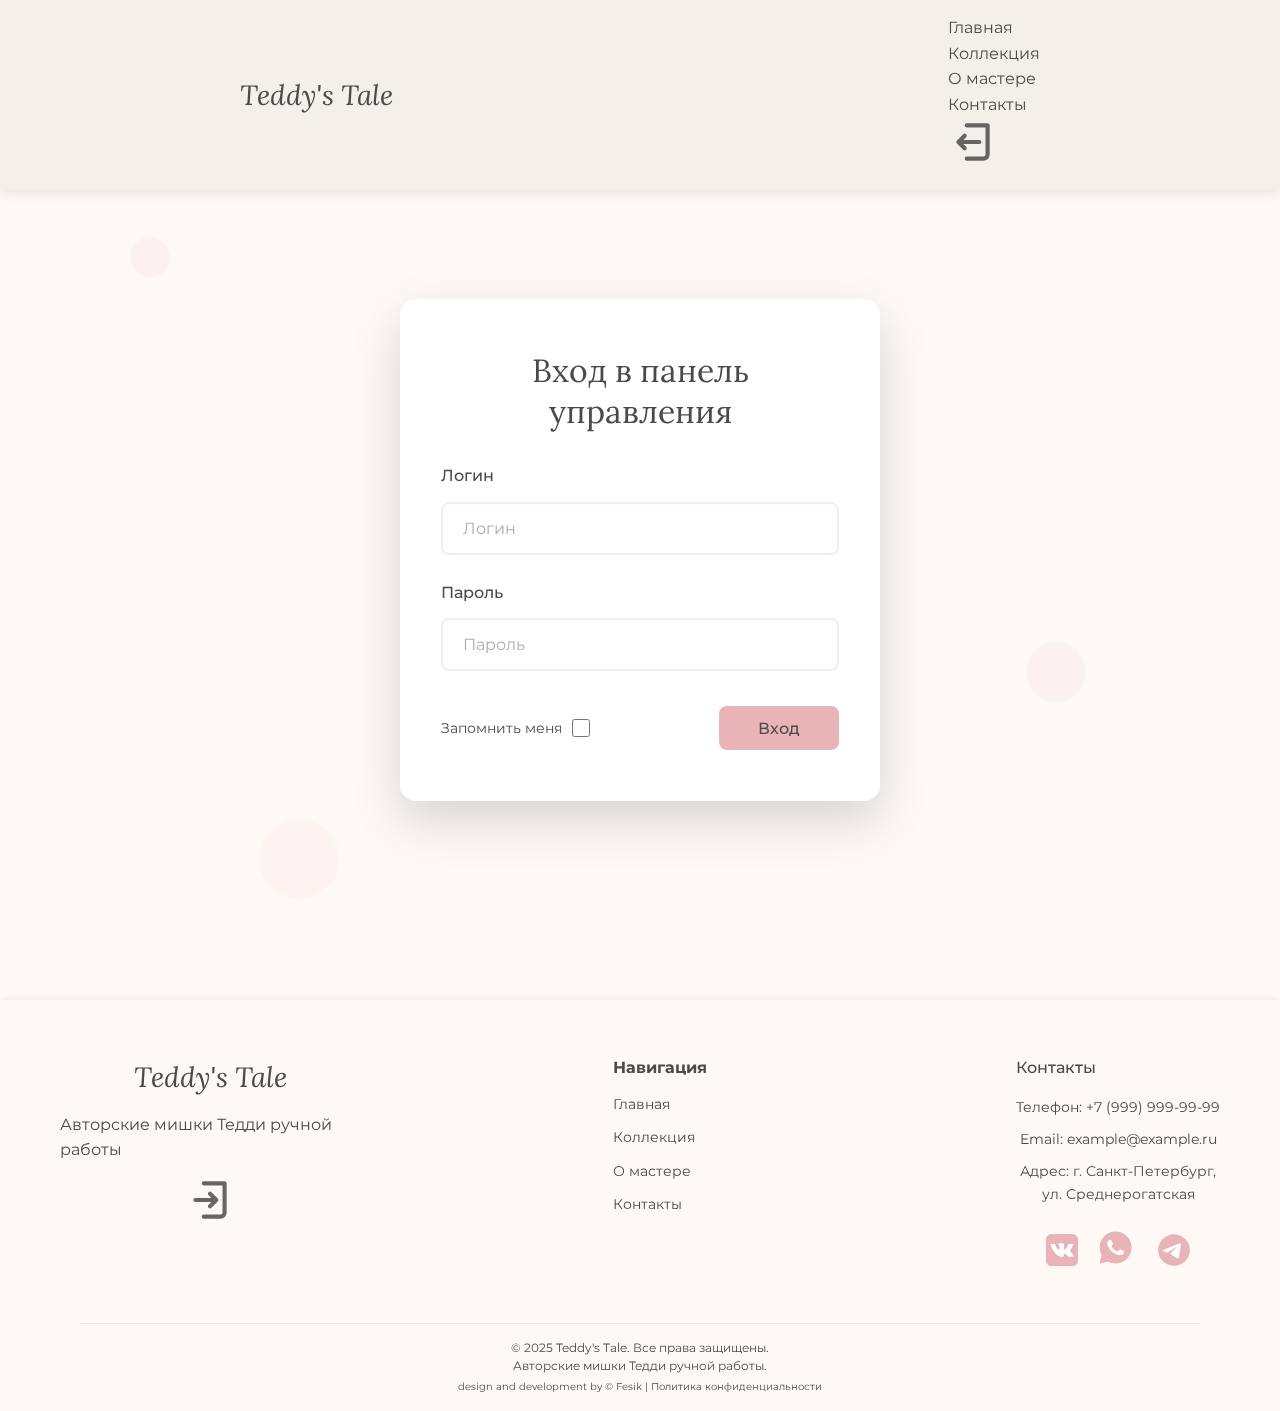
<file: enter-AdminPanel.html>
<!DOCTYPE html>
<html lang="ru" xmlns="http://www.w3.org/1999/html">
<head>
    <!-- Кодировка -->
    <meta charset="UTF-8">
    <!-- Адаптивность -->
    <meta name="viewport" content="width=device-width, initial-scale=1.0">
    <title>Вход Админ-Панель | Мишки Тедди ручной работы</title>

    <!-- Индексация для поисковиков -->
    <meta name="robots" content="noindex, nofollow">
    <!-- CSS -->
    <link rel="stylesheet" href="./css/enter-AdminPanel.css">
    <!-- Шрифты -->
    <link rel="preload" href="./assets/fonts/Montserrat/Montserrat-VariableFont_wght.woff2" as="font" type="font/woff2"
          crossorigin>
    <link rel="preload" href="./assets/fonts/Montserrat/Montserrat-VariableFont_wght.woff" as="font" type="font/woff"
          crossorigin>
    <link rel="preload" href="./assets/fonts/Montserrat/Montserrat-Italic-VariableFont_wght.woff2" as="font"
          type="font/woff2" crossorigin>
    <link rel="preload" href="./assets/fonts/Montserrat/Montserrat-Italic-VariableFont_wght.woff" as="font"
          type="font/woff" crossorigin>
    <link rel="preload" href="./assets/fonts/Lora/Lora.woff2" as="font" type="font/woff2" crossorigin>
    <link rel="preload" href="./assets/fonts/Lora/Lora.woff" as="font" type="font/woff" crossorigin>
    <link rel="preload" href="./assets/fonts/Lora/Lora-Italic.woff2" as="font" type="font/woff2" crossorigin>
    <link rel="preload" href="./assets/fonts/Lora/Lora-Italic.woff" as="font" type="font/woff" crossorigin>
    <!-- Язык сайта -->
    <meta name="language" content="Russian">
    <!-- Автор -->
    <meta name="author" content="Fesik Evgeniya">
</head>
<body>
<header>
    <div class="menu">
        <span class="logo">Teddy's Tale</span>
        <nav>
            <ul>
                <li><a href="index.html#home">Главная</a></li>
                <li><a href="index.html#collection">Коллекция</a></li>
                <li><a href="index.html#about">О мастере</a></li>
                <li><a href="index.html#contacts">Контакты</a></li>
                <li><a href="index.html" class="out-adminPanel">
                    <img src="./assets/icon/out_Admin-Panel.svg" alt="Выйти из админ-панели" class="out-adminPanel_icon"
                         loading="lazy">
                </a></li>
            </ul>
        </nav>
    </div>
</header>

<!-- Бургер-меню (только мобилка) -->
<button class="hamburger" aria-label="Меню" aria-expanded="false">
    <span class="hamburger-line"></span>
    <span class="hamburger-line"></span>
    <span class="hamburger-line"></span>
</button>

<!-- Мобильное меню (только мобилка) -->
<nav class="mobile-menu" aria-label="Мобильное меню">
    <span class="mobile-logo">Teddy's Tale</span>
    <ul class="header-navigation">
        <li><a href="index.html#home">Главная</a></li>
        <li><a href="index.html#collection">Коллекция</a></li>
        <li><a href="index.html#about">О мастере</a></li>
        <li><a href="index.html#contacts">Контакты</a></li>
    </ul>
    <button class="close-mobile-menu" aria-label="Закрыть меню">X</button>
</nav>

<section class="enter">
    <div class="modal">
        <div class="modal-content">
            <h1 class="modal-content_title">Вход в панель управления</h1>
            <div class="modal-content_fields">
                <div class="form">
                    <form class="form-fields" id="form-enterAdminPanel">
                        <div class="form-group">
                            <label for="login">Логин</label>
                            <input type="text" id="login" name="login" placeholder="Логин" required>
                        </div>
                        <div class="form-group">
                            <label for="password">Пароль</label>
                            <input type="password" id="password" name="password" placeholder="Пароль" required>
                        </div>
                        <div class="form-group_inter">
                            <div class="form-checking">
                                <label for="checkbox">Запомнить меня</label>
                                <input type="checkbox" id="checkbox" name="rememberme" required>
                            </div>

                            <button type="submit" class="btn btn_enterAdmin">
                                <a href="Admin-Panel.html">Вход</a>
                            </button>
                        </div>
                    </form>
                </div>
            </div>
        </div>
    </div>
    <div class="ellipses">
        <div class="ellipses-small">
            <svg width="44" height="44" viewBox="0 0 44 44" fill="none">
                <g filter="url(#filter0_f_92_14)">
                    <circle cx="22" cy="22" r="20" fill="#E8B4B8" fill-opacity="0.2"/>
                </g>
                <defs>
                    <filter id="filter0_f_92_14" x="0" y="0" width="44" height="44" filterUnits="userSpaceOnUse"
                            color-interpolation-filters="sRGB">
                        <feFlood flood-opacity="0" result="BackgroundImageFix"/>
                        <feBlend mode="normal" in="SourceGraphic" in2="BackgroundImageFix" result="shape"/>
                        <feGaussianBlur stdDeviation="1" result="effect1_foregroundBlur_92_14"/>
                    </filter>
                </defs>
            </svg>
        </div>

        <div class="ellipses-middle">
            <svg width="64" height="64" viewBox="0 0 64 64" fill="none">
                <g filter="url(#filter0_f_92_15)">
                    <circle cx="32" cy="32" r="30" fill="#E8B4B8" fill-opacity="0.2"/>
                </g>
                <defs>
                    <filter id="filter0_f_92_15" x="0" y="0" width="64" height="64" filterUnits="userSpaceOnUse"
                            color-interpolation-filters="sRGB">
                        <feFlood flood-opacity="0" result="BackgroundImageFix"/>
                        <feBlend mode="normal" in="SourceGraphic" in2="BackgroundImageFix" result="shape"/>
                        <feGaussianBlur stdDeviation="1" result="effect1_foregroundBlur_92_15"/>
                    </filter>
                </defs>
            </svg>
        </div>

        <div class="ellipses-big">
            <svg width="86" height="86" viewBox="0 0 86 86" fill="none">
                <g filter="url(#filter0_f_92_17)">
                    <circle cx="43" cy="43" r="40" fill="#E8B4B8" fill-opacity="0.15"/>
                </g>
                <defs>
                    <filter id="filter0_f_92_17" x="0" y="0" width="86" height="86" filterUnits="userSpaceOnUse"
                            color-interpolation-filters="sRGB">
                        <feFlood flood-opacity="0" result="BackgroundImageFix"/>
                        <feBlend mode="normal" in="SourceGraphic" in2="BackgroundImageFix" result="shape"/>
                        <feGaussianBlur stdDeviation="1.5" result="effect1_foregroundBlur_92_17"/>
                    </filter>
                </defs>
            </svg>
        </div>
    </div>
</section>

<footer>
    <div class="footer-content">
        <!--Левый блок-->
        <div class="footer-content_left">
            <div class="footer-logo_container">
                <span class="footer-logo">Teddy's Tale</span>
            </div>
            <p class="footer-content_slogan">Авторские мишки Тедди ручной работы</p>
            <a href="enter-AdminPanel.html" class="enter-adminPanel">
                <img src="./assets/icon/enter_Admin-Panel.svg" alt="Enter" class="enter-adminPanel_icon" loading="lazy">
            </a>
        </div>
        <!--Центральный блок-->
        <div class="footer-content_center">
            <h4 class="footer-_center_title">Навигация</h4>
            <ul class="footer__links">
                <li><a href="index.html#home">Главная</a></li>
                <li><a href="index.html#collection">Коллекция</a></li>
                <li><a href="index.html#about">О мастере</a></li>
                <li><a href="index.html#contacts">Контакты</a></li>
            </ul>
        </div>
        <!--Правый блок-->
        <div class="footer-content_right">
            <h4 class="footer-right_title">Контакты</h4>
            <div class="footer-right_contacts">
                <p>Телефон: +7 (999) 999-99-99</p>
                <p>Email: example@example.ru</p>
                <p>Адрес: г. Санкт-Петербург,<br>ул. Среднерогатская</p>
            </div>
            <div class="footer-right_links">
                <a href="https://vk.com/id39146412" aria-label="ВКонтакте">
                    <img src="./assets/icon/VK.svg" alt="VK" width="32" height="32"
                         class="footer__social-icon"
                         loading="lazy">
                </a>
                <a href="https://wa.me/79111292655" aria-label="WhatsApp">
                    <img src="./assets/icon/WhatsApp.svg" alt="WhatsApp" width="40" height="40"
                         class="footer__social-icon"
                         loading="lazy">
                </a>
                <a href="https://t.me/Elen0Fil" aria-label="Telegram">
                    <img src="./assets/icon/Telegramm.svg" alt="Telegram" width="32" height="32"
                         class="footer__social-icon"
                         loading="lazy">
                </a>
            </div>
        </div>
    </div>
    <svg width="1120" height="1" viewBox="0 0 1120 1" fill="none" class="footer-divider">
        <line opacity="0.3" y1="0.5" x2="1120" y2="0.5" stroke="#E8B4B8"/>
    </svg>
    <div class="footer-afterword">
        <p class="footer-rights">© 2025 Teddy's Tale. Все права защищены.<br>
            Авторские мишки Тедди ручной работы.</p>
        <p class="footer-autor">design and development by © Fesik | <a href="privacy.html">Политика
            конфиденциальности</a></p>
    </div>
</footer>
<script src="./js/burger-menu.js"></script>
</body>
</html>
</file>
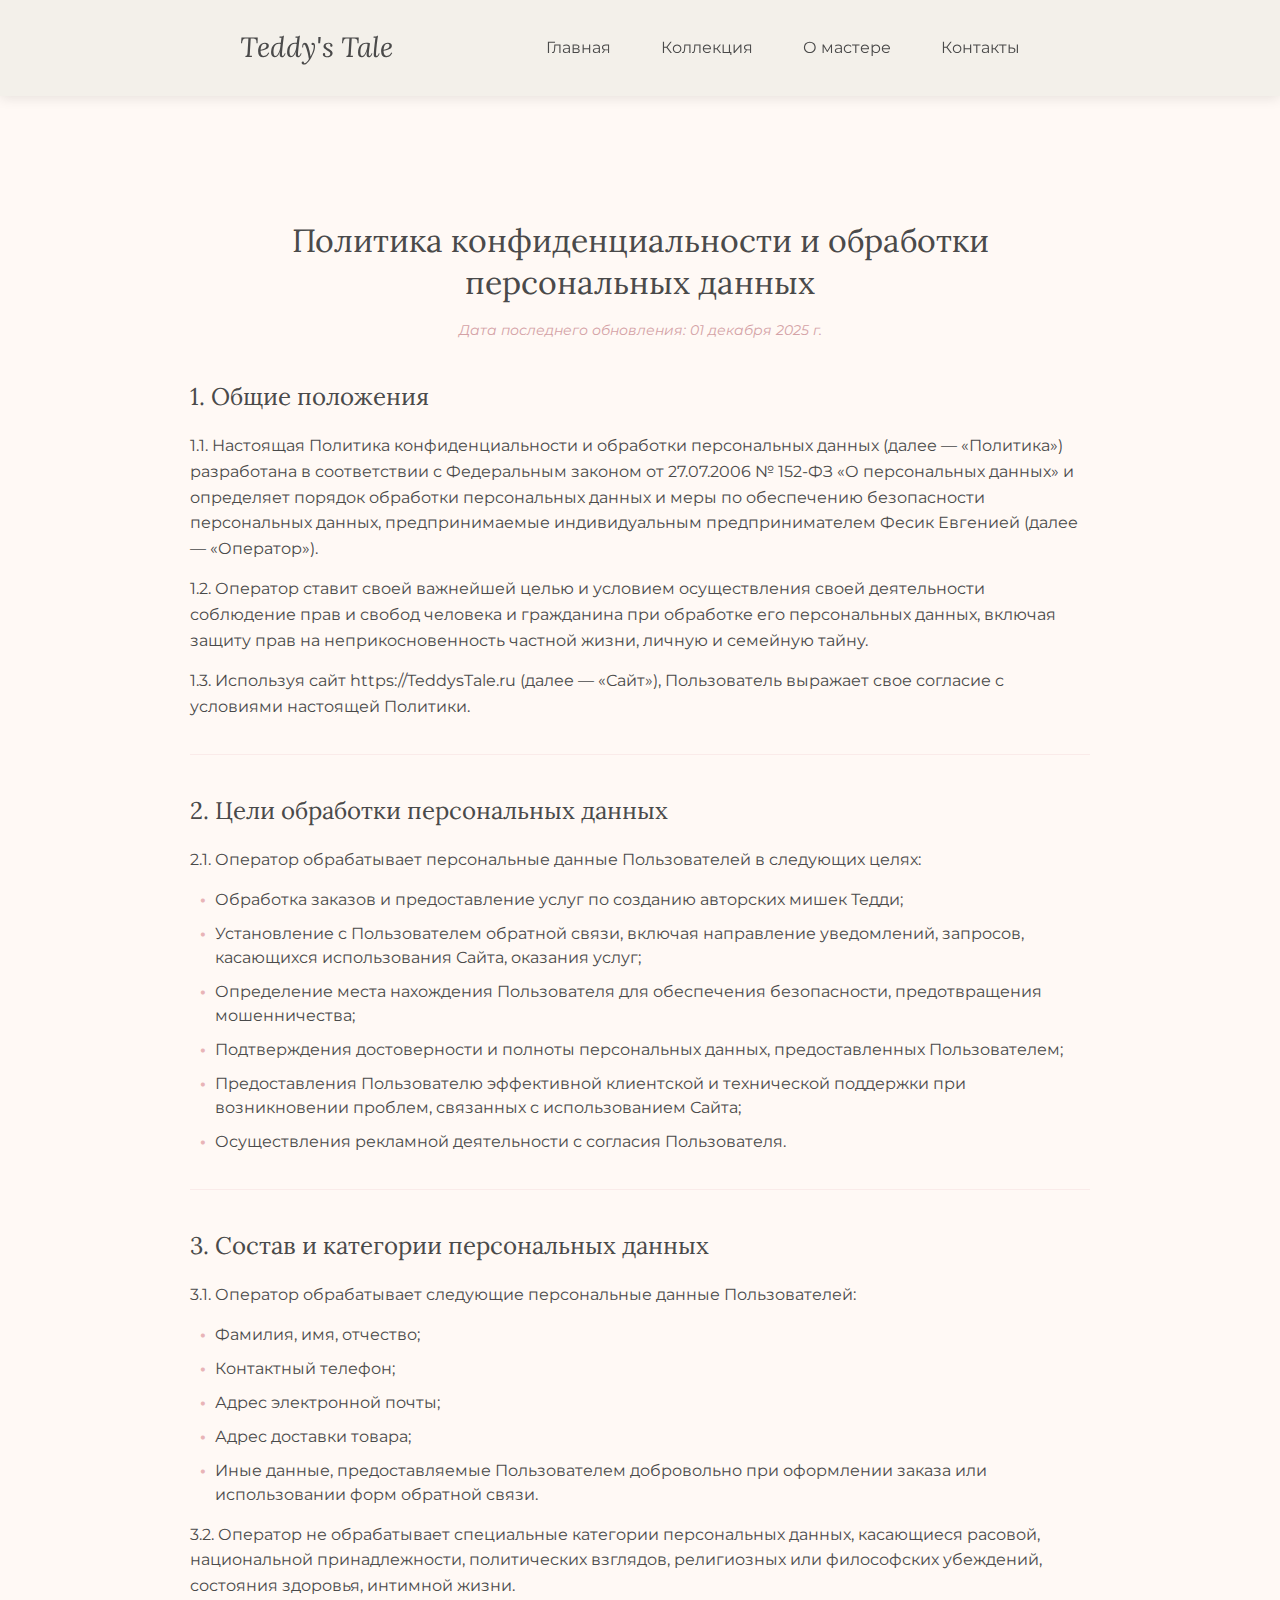
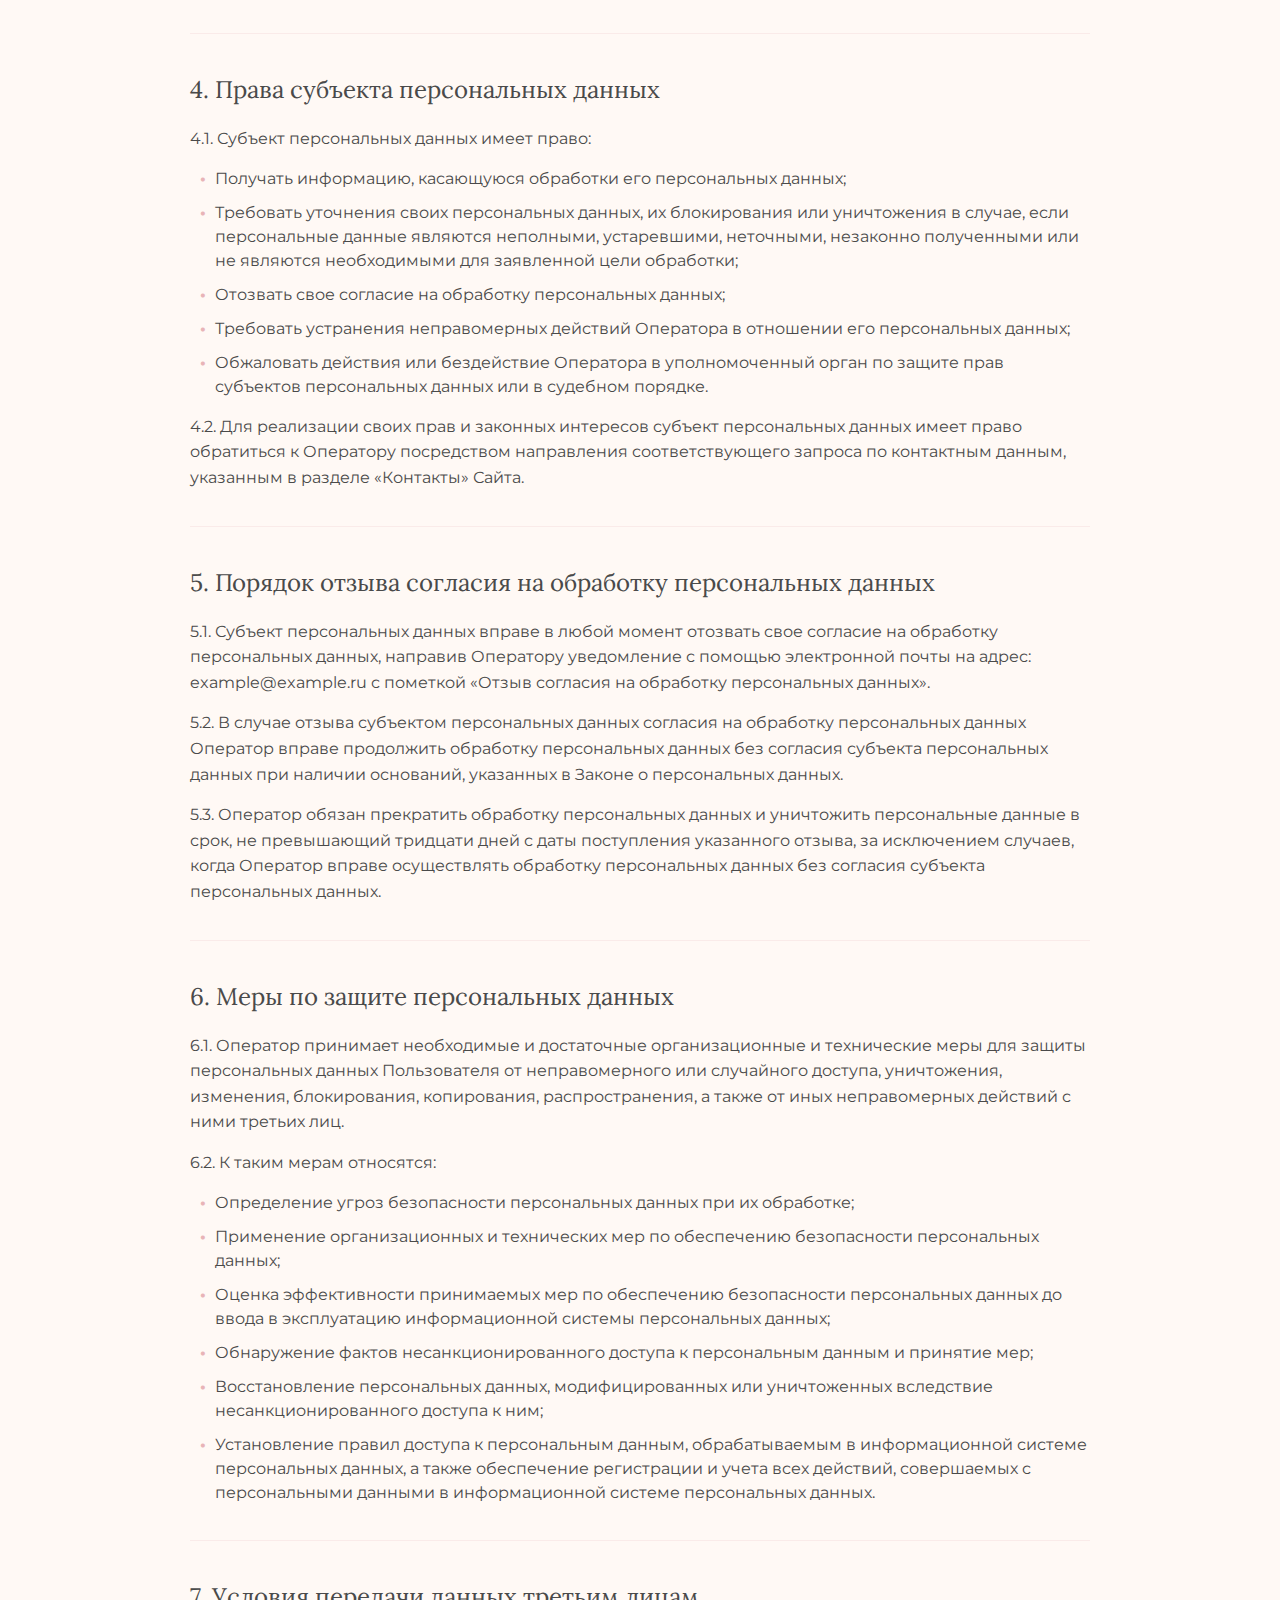
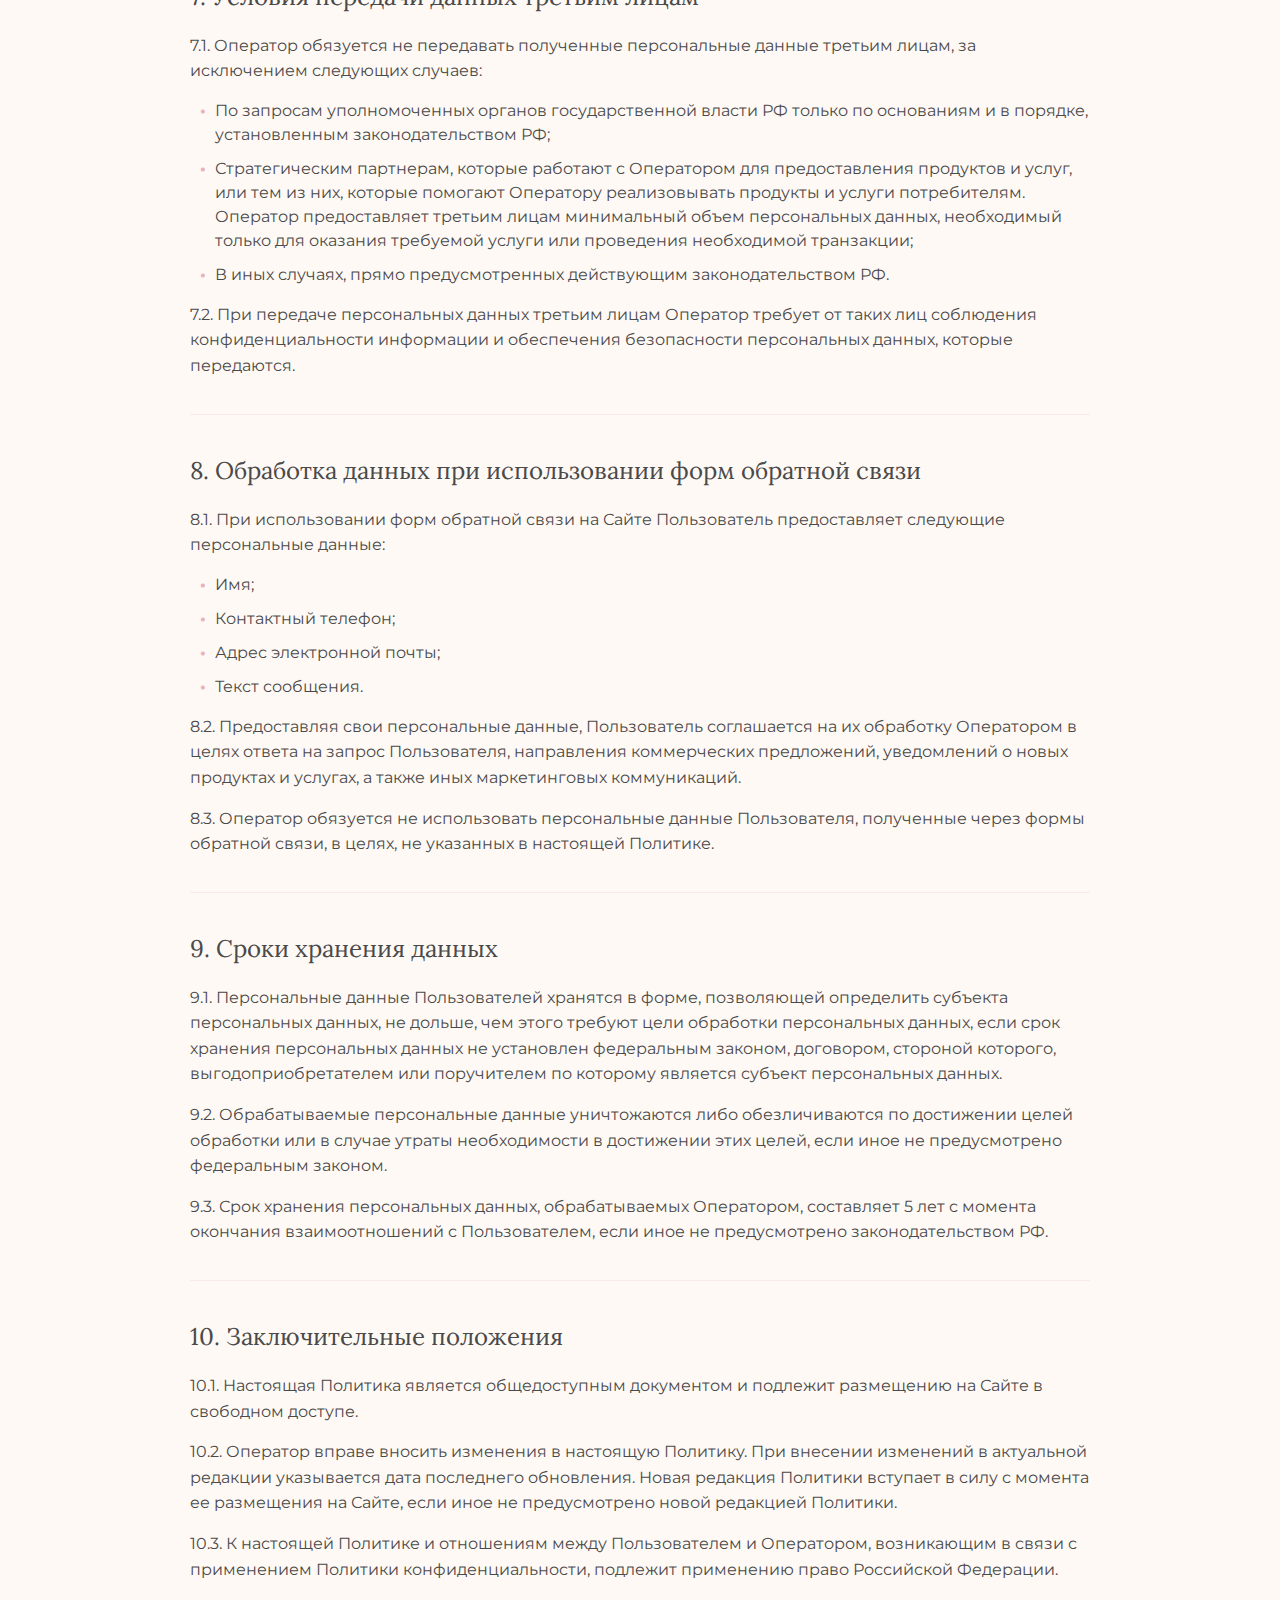
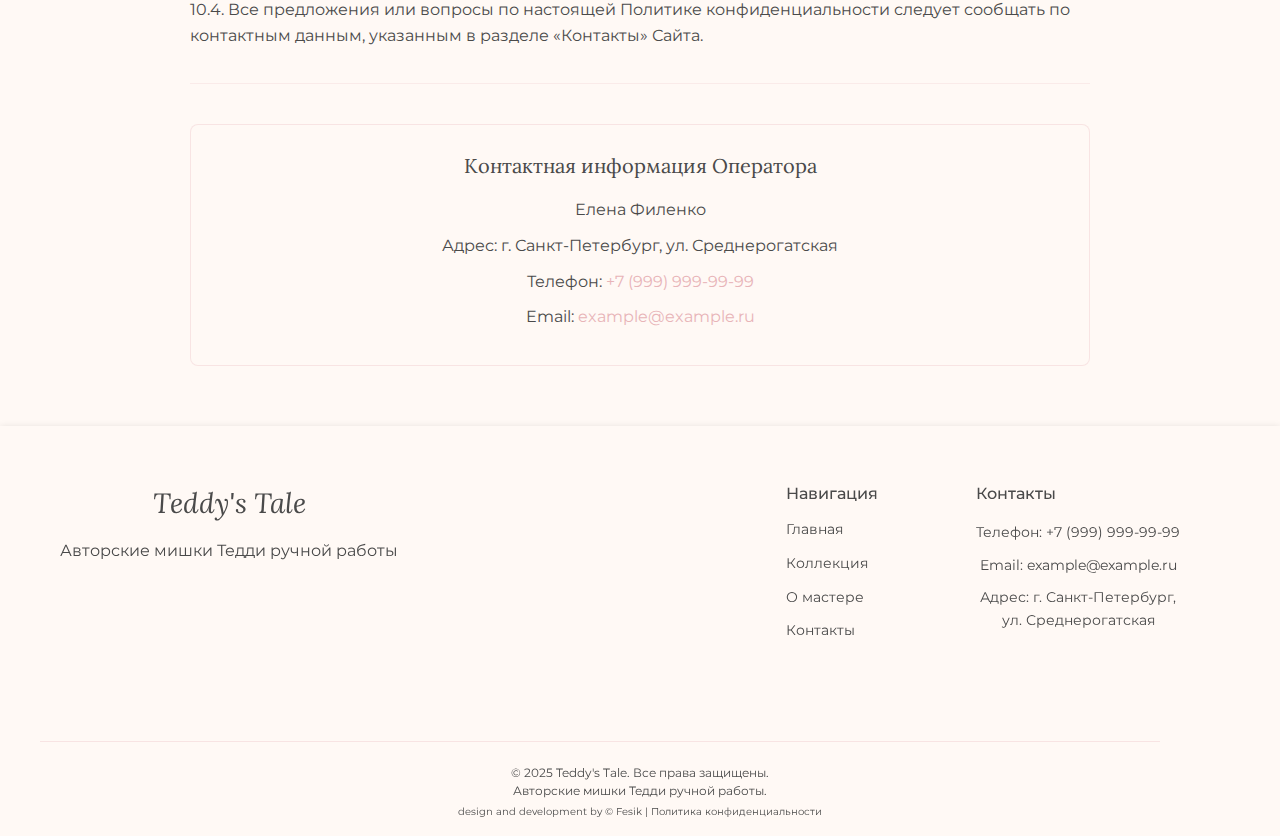
<file: privacy.html>
<!DOCTYPE html>
<html lang="ru">
<head>
    <meta charset="UTF-8">
    <meta name="viewport" content="width=device-width, initial-scale=1.0">
    <title>Политика конфиденциальности | Мишки Тедди ручной работы</title>
    <meta name="description" content="Политика конфиденциальности и обработки персональных данных Teddy's Tale">
    <meta name="robots" content="noindex, follow">

    <!-- CSS -->
    <link rel="stylesheet" href="./css/style.css">
    <link rel="stylesheet" href="./css/privacy.css">

    <!-- Предзагрузка шрифтов -->
    <link rel="preload" href="./assets/fonts/Montserrat/Montserrat-VariableFont_wght.woff2" as="font" type="font/woff2" crossorigin>
    <link rel="preload" href="./assets/fonts/Montserrat/Montserrat-VariableFont_wght.woff" as="font" type="font/woff" crossorigin>
    <link rel="preload" href="./assets/fonts/Montserrat/Montserrat-Italic-VariableFont_wght.woff2" as="font" type="font/woff2" crossorigin>
    <link rel="preload" href="./assets/fonts/Montserrat/Montserrat-Italic-VariableFont_wght.woff" as="font" type="font/woff" crossorigin>
    <link rel="preload" href="./assets/fonts/Lora/Lora.woff2" as="font" type="font/woff2" crossorigin>
    <link rel="preload" href="./assets/fonts/Lora/Lora.woff" as="font" type="font/woff" crossorigin>
    <link rel="preload" href="./assets/fonts/Lora/Lora-Italic.woff2" as="font" type="font/woff2" crossorigin>
    <link rel="preload" href="./assets/fonts/Lora/Lora-Italic.woff" as="font" type="font/woff" crossorigin>

    <meta name="language" content="Russian">
    <meta name="author" content="Fesik Evgeniya">
</head>
<body>
<header>
    <div class="menu">
        <span class="logo">Teddy's Tale</span>
        <!-- Бургер-меню (только мобилка) -->
        <button class="hamburger" aria-label="Меню" aria-expanded="false">
            <span class="hamburger-line"></span>
            <span class="hamburger-line"></span>
            <span class="hamburger-line"></span>
        </button>
        <!-- Десктопная навигация -->
        <nav class="desktop-navigation">
            <ul class="header-navigation">
                <li><a href="index.html">Главная</a></li>
                <li><a href="index.html#collection">Коллекция</a></li>
                <li><a href="index.html#about">О мастере</a></li>
                <li><a href="index.html#contacts">Контакты</a></li>
            </ul>
        </nav>
    </div>
</header>

<!-- Мобильное меню (только мобилка) -->
<nav class="mobile-menu" aria-label="Мобильное меню">
    <span class="mobile-logo">Teddy's Tale</span>
    <ul class="header-navigation">
        <li><a href="index.html">Главная</a></li>
        <li><a href="index.html#collection">Коллекция</a></li>
        <li><a href="index.html#about">О мастере</a></li>
        <li><a href="index.html#contacts">Контакты</a></li>
    </ul>
    <button class="close-mobile-menu" aria-label="Закрыть меню">X</button>
</nav>

<main class="main">
    <!-- Секция политики конфиденциальности -->
    <section class="privacy-policy">
        <div class="container">
            <div class="privacy-content">
                <h1 class="privacy-title">Политика конфиденциальности и обработки персональных данных</h1>
                <p class="privacy-update">Дата последнего обновления: 01 декабря 2025 г.</p>

                <div class="privacy-section">
                    <h2>1. Общие положения</h2>
                    <p>1.1. Настоящая Политика конфиденциальности и обработки персональных данных (далее — «Политика») разработана в соответствии с Федеральным законом от 27.07.2006 № 152-ФЗ «О персональных данных» и определяет порядок обработки персональных данных и меры по обеспечению безопасности персональных данных, предпринимаемые индивидуальным предпринимателем Фесик Евгенией (далее — «Оператор»).</p>
                    <p>1.2. Оператор ставит своей важнейшей целью и условием осуществления своей деятельности соблюдение прав и свобод человека и гражданина при обработке его персональных данных, включая защиту прав на неприкосновенность частной жизни, личную и семейную тайну.</p>
                    <p>1.3. Используя сайт https://TeddysTale.ru (далее — «Сайт»), Пользователь выражает свое согласие с условиями настоящей Политики.</p>
                </div>

                <div class="privacy-section">
                    <h2>2. Цели обработки персональных данных</h2>
                    <p>2.1. Оператор обрабатывает персональные данные Пользователей в следующих целях:</p>
                    <ul>
                        <li>Обработка заказов и предоставление услуг по созданию авторских мишек Тедди;</li>
                        <li>Установление с Пользователем обратной связи, включая направление уведомлений, запросов, касающихся использования Сайта, оказания услуг;</li>
                        <li>Определение места нахождения Пользователя для обеспечения безопасности, предотвращения мошенничества;</li>
                        <li>Подтверждения достоверности и полноты персональных данных, предоставленных Пользователем;</li>
                        <li>Предоставления Пользователю эффективной клиентской и технической поддержки при возникновении проблем, связанных с использованием Сайта;</li>
                        <li>Осуществления рекламной деятельности с согласия Пользователя.</li>
                    </ul>
                </div>

                <div class="privacy-section">
                    <h2>3. Состав и категории персональных данных</h2>
                    <p>3.1. Оператор обрабатывает следующие персональные данные Пользователей:</p>
                    <ul>
                        <li>Фамилия, имя, отчество;</li>
                        <li>Контактный телефон;</li>
                        <li>Адрес электронной почты;</li>
                        <li>Адрес доставки товара;</li>
                        <li>Иные данные, предоставляемые Пользователем добровольно при оформлении заказа или использовании форм обратной связи.</li>
                    </ul>
                    <p>3.2. Оператор не обрабатывает специальные категории персональных данных, касающиеся расовой, национальной принадлежности, политических взглядов, религиозных или философских убеждений, состояния здоровья, интимной жизни.</p>
                </div>

                <div class="privacy-section">
                    <h2>4. Права субъекта персональных данных</h2>
                    <p>4.1. Субъект персональных данных имеет право:</p>
                    <ul>
                        <li>Получать информацию, касающуюся обработки его персональных данных;</li>
                        <li>Требовать уточнения своих персональных данных, их блокирования или уничтожения в случае, если персональные данные являются неполными, устаревшими, неточными, незаконно полученными или не являются необходимыми для заявленной цели обработки;</li>
                        <li>Отозвать свое согласие на обработку персональных данных;</li>
                        <li>Требовать устранения неправомерных действий Оператора в отношении его персональных данных;</li>
                        <li>Обжаловать действия или бездействие Оператора в уполномоченный орган по защите прав субъектов персональных данных или в судебном порядке.</li>
                    </ul>
                    <p>4.2. Для реализации своих прав и законных интересов субъект персональных данных имеет право обратиться к Оператору посредством направления соответствующего запроса по контактным данным, указанным в разделе «Контакты» Сайта.</p>
                </div>

                <div class="privacy-section">
                    <h2>5. Порядок отзыва согласия на обработку персональных данных</h2>
                    <p>5.1. Субъект персональных данных вправе в любой момент отозвать свое согласие на обработку персональных данных, направив Оператору уведомление с помощью электронной почты на адрес: example@example.ru с пометкой «Отзыв согласия на обработку персональных данных».</p>
                    <p>5.2. В случае отзыва субъектом персональных данных согласия на обработку персональных данных Оператор вправе продолжить обработку персональных данных без согласия субъекта персональных данных при наличии оснований, указанных в Законе о персональных данных.</p>
                    <p>5.3. Оператор обязан прекратить обработку персональных данных и уничтожить персональные данные в срок, не превышающий тридцати дней с даты поступления указанного отзыва, за исключением случаев, когда Оператор вправе осуществлять обработку персональных данных без согласия субъекта персональных данных.</p>
                </div>

                <div class="privacy-section">
                    <h2>6. Меры по защите персональных данных</h2>
                    <p>6.1. Оператор принимает необходимые и достаточные организационные и технические меры для защиты персональных данных Пользователя от неправомерного или случайного доступа, уничтожения, изменения, блокирования, копирования, распространения, а также от иных неправомерных действий с ними третьих лиц.</p>
                    <p>6.2. К таким мерам относятся:</p>
                    <ul>
                        <li>Определение угроз безопасности персональных данных при их обработке;</li>
                        <li>Применение организационных и технических мер по обеспечению безопасности персональных данных;</li>
                        <li>Оценка эффективности принимаемых мер по обеспечению безопасности персональных данных до ввода в эксплуатацию информационной системы персональных данных;</li>
                        <li>Обнаружение фактов несанкционированного доступа к персональным данным и принятие мер;</li>
                        <li>Восстановление персональных данных, модифицированных или уничтоженных вследствие несанкционированного доступа к ним;</li>
                        <li>Установление правил доступа к персональным данным, обрабатываемым в информационной системе персональных данных, а также обеспечение регистрации и учета всех действий, совершаемых с персональными данными в информационной системе персональных данных.</li>
                    </ul>
                </div>

                <div class="privacy-section">
                    <h2>7. Условия передачи данных третьим лицам</h2>
                    <p>7.1. Оператор обязуется не передавать полученные персональные данные третьим лицам, за исключением следующих случаев:</p>
                    <ul>
                        <li>По запросам уполномоченных органов государственной власти РФ только по основаниям и в порядке, установленным законодательством РФ;</li>
                        <li>Стратегическим партнерам, которые работают с Оператором для предоставления продуктов и услуг, или тем из них, которые помогают Оператору реализовывать продукты и услуги потребителям. Оператор предоставляет третьим лицам минимальный объем персональных данных, необходимый только для оказания требуемой услуги или проведения необходимой транзакции;</li>
                        <li>В иных случаях, прямо предусмотренных действующим законодательством РФ.</li>
                    </ul>
                    <p>7.2. При передаче персональных данных третьим лицам Оператор требует от таких лиц соблюдения конфиденциальности информации и обеспечения безопасности персональных данных, которые передаются.</p>
                </div>

                <div class="privacy-section">
                    <h2>8. Обработка данных при использовании форм обратной связи</h2>
                    <p>8.1. При использовании форм обратной связи на Сайте Пользователь предоставляет следующие персональные данные:</p>
                    <ul>
                        <li>Имя;</li>
                        <li>Контактный телефон;</li>
                        <li>Адрес электронной почты;</li>
                        <li>Текст сообщения.</li>
                    </ul>
                    <p>8.2. Предоставляя свои персональные данные, Пользователь соглашается на их обработку Оператором в целях ответа на запрос Пользователя, направления коммерческих предложений, уведомлений о новых продуктах и услугах, а также иных маркетинговых коммуникаций.</p>
                    <p>8.3. Оператор обязуется не использовать персональные данные Пользователя, полученные через формы обратной связи, в целях, не указанных в настоящей Политике.</p>
                </div>

                <div class="privacy-section">
                    <h2>9. Сроки хранения данных</h2>
                    <p>9.1. Персональные данные Пользователей хранятся в форме, позволяющей определить субъекта персональных данных, не дольше, чем этого требуют цели обработки персональных данных, если срок хранения персональных данных не установлен федеральным законом, договором, стороной которого, выгодоприобретателем или поручителем по которому является субъект персональных данных.</p>
                    <p>9.2. Обрабатываемые персональные данные уничтожаются либо обезличиваются по достижении целей обработки или в случае утраты необходимости в достижении этих целей, если иное не предусмотрено федеральным законом.</p>
                    <p>9.3. Срок хранения персональных данных, обрабатываемых Оператором, составляет 5 лет с момента окончания взаимоотношений с Пользователем, если иное не предусмотрено законодательством РФ.</p>
                </div>

                <div class="privacy-section">
                    <h2>10. Заключительные положения</h2>
                    <p>10.1. Настоящая Политика является общедоступным документом и подлежит размещению на Сайте в свободном доступе.</p>
                    <p>10.2. Оператор вправе вносить изменения в настоящую Политику. При внесении изменений в актуальной редакции указывается дата последнего обновления. Новая редакция Политики вступает в силу с момента ее размещения на Сайте, если иное не предусмотрено новой редакцией Политики.</p>
                    <p>10.3. К настоящей Политике и отношениям между Пользователем и Оператором, возникающим в связи с применением Политики конфиденциальности, подлежит применению право Российской Федерации.</p>
                    <p>10.4. Все предложения или вопросы по настоящей Политике конфиденциальности следует сообщать по контактным данным, указанным в разделе «Контакты» Сайта.</p>
                </div>

                <div class="privacy-contacts">
                    <h3>Контактная информация Оператора</h3>
                    <p>Елена Филенко</p>
                    <p>Адрес: г. Санкт-Петербург, ул. Среднерогатская</p>
                    <p>Телефон: <a href="tel:+79999999999">+7 (999) 999-99-99</a></p>
                    <p>Email: <a href="mailto:example@example.ru">example@example.ru</a></p>
                </div>
            </div>
        </div>
    </section>
</main>

<footer>
    <div class="container">
        <div class="footer-content">
            <div class="footer-content_left">
                <div class="footer-logo_container">
                    <span class="footer-logo">Teddy's Tale</span>
                </div>
                <p class="footer-content_slogan">Авторские мишки Тедди ручной работы</p>
                <a href="enter-AdminPanel.html" class="enter-adminPanel">
                    <img src="./assets/icon/enter_Admin-Panel.svg" alt="Панель администратора" class="enter-adminPanel_icon" loading="lazy">
                </a>
            </div>

            <div class="footer-content-info">
                <div class="footer-content_center">
                    <h4 class="footer-center_title">Навигация</h4>
                    <ul class="footer__links">
                        <li><a href="index.html">Главная</a></li>
                        <li><a href="index.html#collection">Коллекция</a></li>
                        <li><a href="index.html#about">О мастере</a></li>
                        <li><a href="index.html#contacts">Контакты</a></li>
                    </ul>
                </div>

                <div class="footer-content_right">
                    <h4 class="footer-right_title">Контакты</h4>
                    <div class="footer-right_contacts">
                        <p>Телефон: +7 (999) 999-99-99</p>
                        <p>Email: example@example.ru</p>
                        <p class="address-footer">Адрес: г. Санкт-Петербург,<br>ул. Среднерогатская</p>
                    </div>
                    <div class="footer-right_links">
                        <a href="https://vk.com/id39146412" aria-label="VKontakte">
                            <img src="./assets/icon/VK.svg" alt="VK" class="footer-social_icon" loading="lazy" width="24" height="24">
                        </a>
                        <a href="https://wa.me/79111292655" aria-label="WhatsApp">
                            <img src="./assets/icon/WhatsApp.svg" alt="WhatsApp" class="footer-social_iconWA" loading="lazy" width="32" height="32">
                        </a>
                        <a href="https://t.me/Elen0Fil" aria-label="Telegram">
                            <img src="./assets/icon/Telegramm.svg" alt="Telegram" class="footer-social_icon" loading="lazy" width="24" height="24">
                        </a>
                    </div>
                </div>
            </div>
        </div>

        <svg width="100%" height="1" viewBox="0 0 1120 1" fill="none" class="footer-divider">
            <line opacity="0.3" y1="0.5" x2="1120" y2="0.5" stroke="#E8B4B8"/>
        </svg>

        <div class="footer-afterword">
            <p class="footer-rights">© 2025 Teddy's Tale. Все права защищены.<br>Авторские мишки Тедди ручной работы.</p>
            <p class="footer-autor">design and development by © Fesik | <a href="privacy.html">Политика конфиденциальности</a></p>
        </div>
    </div>
</footer>

<script src="./js/scroll.js"></script>
<script src="./js/burger-menu.js"></script>
</body>
</html>
</file>
<file: css/style.css>
/* ===== GLOBAL STYLES ===== */
*, *::before, *::after {
    margin: 0;
    padding: 0;
    box-sizing: border-box;
}

/* ===== ПОДКЛЮЧЕНИЕ ШРИФТОВ ===== */
@font-face {
    font-family: 'Lora';
    src: url('../assets/fonts/Lora/Lora.woff2') format('woff2'),
    url('../assets/fonts/Lora/Lora.woff') format('woff');
    font-weight: normal;
    font-style: normal;
    font-display: swap;
}

@font-face {
    font-family: 'Lora';
    src: url('../assets/fonts/Lora/Lora-Italic.woff2') format('woff2'),
    url('../assets/fonts/Lora/Lora-Italic.woff') format('woff');
    font-weight: normal;
    font-style: italic;
    font-display: swap;
}

@font-face {
    font-family: 'Montserrat';
    src: url('../assets/fonts/Montserrat/Montserrat-VariableFont_wght.woff2') format('woff2'),
    url('../assets/fonts/Montserrat/Montserrat-VariableFont_wght.woff') format('woff');
    font-weight: 100 900;
    font-style: normal;
    font-display: swap;
}

@font-face {
    font-family: 'Montserrat';
    src: url('../assets/fonts/Montserrat/Montserrat-Italic-VariableFont_wght.woff2') format('woff2'),
    url('../assets/fonts/Montserrat/Montserrat-Italic-VariableFont_wght.woff') format('woff');
    font-weight: 100 900;
    font-style: italic;
    font-display: swap;
}

:root {
    /* Цветовая схема */
    --color-pink: #E8B4B8;
    --color-pink_middle: #D4A2A6;
    --color-pink_dark: #C09094;
    --color-lavender: #D4C1EC;
    --color-cream: #FFF9F5;
    --color-black: #000000;
    --color-gray: #4A4A4A;
    --color-white: #FFFFFF;

    /* Максимальная ширина контента */
    --max-width: 1200px;

    /* Отступы */
    --section-padding: 30px 20px;
    --card-gap: 20px;
}

/* ===== БАЗОВЫЕ СТИЛИ ===== */
html {
    scroll-behavior: smooth;
    scroll-padding-top: 120px;
    margin: 0;
    padding: 0;
}

section[id] {
    scroll-margin-top: 120px;
}

body {
    font-family: 'Montserrat', sans-serif;
    background-color: var(--color-cream);
    color: var(--color-gray);
    line-height: 1.6;
    overflow-x: hidden;
    width: 100%;
    max-width: 100%;
    margin: 0;
    padding: 0;
}

/* Общие стили для ссылок и списков */
li, a {
    text-decoration: none;
    color: var(--color-gray);
    list-style-type: none;
}

/* ===== ОСНОВНОЙ КОНТЕЙНЕР ===== */
.container {
    max-width: var(--max-width);
    margin: 0 auto;
    width: 100%;
}

.main {
    margin: 80px auto 0;
    display: flex;
    flex-direction: column;
    position: relative;
}

/* ===== КНОПКИ ===== */
.btn {
    display: flex;
    align-items: center;
    justify-content: center;
    background: var(--color-pink);
    border-radius: 8px;
    font-family: 'Montserrat', sans-serif;
    font-size: 16px;
    font-weight: 500;
    color: var(--color-white);
    border: none;
    cursor: pointer;
    transition: all 0.3s ease;
    text-align: center;
    min-height: 44px;
    min-width: 44px;
}

.btn:hover {
    transform: scale(1.02);
    background: var(--color-pink_middle);
    box-shadow: 0 8px 25px rgba(232, 180, 184, 0.4);
}

.btn:active {
    transform: scale(0.98);
    background: var(--color-pink_dark);
    box-shadow: 0 2px 8px rgba(232, 180, 184, 0.4);
}

/* Специфичные кнопки */
.btn-hero {
    width: 255px;
    height: 65px;
    box-shadow: 0 4px 12px rgba(232, 180, 184, 0.3);
}

.btn-card, .btn-about {
    width: 200px;
    height: 48px;
    margin: 0 auto 5px;
}

/* ===== ХЕДЕР ===== */
header {
    position: fixed;
    top: 0;
    left: 0;
    right: 0;
    width: 100%;
    z-index: 1000;
    padding: 15px 0;
    min-height: 80px;
    background: rgba(242, 239, 233, 0.95);
    backdrop-filter: blur(12px);
    -webkit-backdrop-filter: blur(12px);
    box-shadow: 0 2px 12px rgba(0, 0, 0, 0.1);
}

.menu {
    display: flex;
    justify-content: space-between;
    align-items: center;
    max-width: var(--max-width);
    width: 100%;
    margin: 0 auto;
    padding: 0 50px;
}

.logo {
    font-size: 28px;
    font-family: 'Lora', serif;
    font-style: italic;
    color: var(--color-gray);
    font-weight: 400;
}

.desktop-navigation {
    display: block;
}

.header-navigation {
    display: flex;
    align-items: center;
    gap: 50px;
    padding: 20px;
}

.header-navigation a {
    position: relative;
    color: var(--color-gray);
    font-size: 16px;
    font-weight: 400;
    padding: 5px 0;
    transition: color 0.4s ease;
}

.header-navigation a::after {
    content: '';
    position: absolute;
    bottom: 0;
    left: 0;
    width: 0;
    height: 2px;
    background-color: var(--color-pink);
    transition: width 0.4s ease;
}

.header-navigation a:hover {
    color: var(--color-pink);
}

.header-navigation a:hover::after {
    width: 100%;
}

/* ===== БУРГЕР-МЕНЮ ===== */
.hamburger {
    display: none;
    flex-direction: column;
    justify-content: space-between;
    width: 30px;
    height: 24px;
    background: transparent;
    border: none;
    cursor: pointer;
    padding: 0;
    z-index: 1001;
    position: relative;
}

.hamburger-line {
    display: block;
    height: 3px;
    width: 100%;
    background-color: var(--color-gray);
    border-radius: 2px;
    transition: all 0.3s ease;
}

.hamburger.active .hamburger-line:nth-child(1) {
    transform: translateY(10px) rotate(45deg);
}

.hamburger.active .hamburger-line:nth-child(2) {
    opacity: 0;
}

.hamburger.active .hamburger-line:nth-child(3) {
    transform: translateY(-10.5px) rotate(-45deg);
}

/* ===== МОБИЛЬНОЕ МЕНЮ ===== */
.mobile-menu {
    position: fixed;
    top: 0;
    left: 0;
    width: 100%;
    height: 100%;
    background: rgba(255, 249, 245, 0.98);
    backdrop-filter: blur(10px);
    /* Плавное появление/скрытие */
    opacity: 0;
    visibility: hidden;
    pointer-events: none;
    /* Центровка основного содержимого */
    display: flex;
    flex-direction: column;
    align-items: center; /* Горизонтальная центровка всех дочерних элементов */
    justify-content: flex-start; /* Начинаем с верхней части */
    padding: 100px 20px 60px; /* отступ сверху под логотип и снизу под крестик */
    z-index: 1001;
    overflow-y: auto;
    -webkit-overflow-scrolling: touch;
    box-sizing: border-box;
    margin: 0;
    transition: opacity 0.4s cubic-bezier(0.16, 1, 0.3, 1),
    transform 0.4s cubic-bezier(0.16, 1, 0.3, 1);
    transform: translateY(-10px);
}

.mobile-menu.active {
    opacity: 1;
    visibility: visible;
    pointer-events: auto;
    transform: translateY(0);
}

@keyframes menuSlideIn {
    from {
        opacity: 0;
        transform: translateY(-20px);
    }
    to {
        opacity: 1;
        transform: translateY(0);
    }
}

.mobile-logo {
    font-size: 28px;
    font-family: 'Lora', serif;
    font-style: italic;
    color: var(--color-gray);
    font-weight: 400;
    margin-bottom: 60px;
    text-align: center;
}

.mobile-menu .header-navigation {
    display: flex;
    flex-direction: column;
    align-items: center;
    gap: 30px;
    width: 100%;
    max-width: 300px;
    margin: 0;
    padding: 0;
    list-style: none;
}

.mobile-menu .header-navigation a {
    font-size: 20px;
    font-weight: 500;
    padding: 12px 24px;
    color: var(--color-gray);
    position: relative;
    transition: all 0.7s ease;
    text-align: center;
    width: 100%;
    display: block;
}

.mobile-menu .header-navigation a:hover {
    color: var(--color-pink);
    transform: translateY(-2px);
}

.mobile-menu .header-navigation a::after {
    content: '';
    position: absolute;
    bottom: 0;
    left: 50%;
    transform: translateX(-50%);
    width: 0;
    height: 2px;
    background-color: var(--color-pink);
    transition: width 0.7s ease;
}

.mobile-menu .header-navigation a:hover::after {
    width: 80%;
}

.close-mobile-menu {
    display: flex;
    align-items: center;
    justify-content: center;
    width: 60px;
    height: 60px;
    background: var(--color-pink);
    color: white;
    border: none;
    border-radius: 50%;
    font-size: 24px;
    font-weight: bold;
    cursor: pointer;
    margin-top: 60px;
    transition: all 0.3s ease;
}

.close-mobile-menu:hover {
    background: var(--color-pink_middle);
    transform: scale(1.1);
}

/* Скрытие на десктопе */
@media (min-width: 769px) {
    .mobile-menu,
    .close-mobile-menu {
        display: none !important;
    }
}

/* ===== HERO СЕКЦИЯ ===== */
.hero {
    display: flex;
    justify-content: center;
    position: relative;
    margin: 30px auto 0;
    padding: var(--section-padding);
    min-height: 450px;
}

.hero-content {
    display: flex;
    align-items: center;
    justify-content: center;
    gap: 30px;
    max-width: 1000px;
    width: 100%;
}

.hero-content_text {
    display: flex;
    flex-direction: column;
    justify-content: center;
    align-items: center;
    gap: 20px;
    flex: 1;
    max-width: 540px;
}

.hero-content_title {
    font-family: 'Lora', serif;
    font-size: 48px;
    font-weight: 400;
    line-height: 58px;
    text-align: center;
    margin-bottom: 20px;
}

.hero-content_text p {
    font-size: 18px;
    color: var(--color-black);
    text-align: center;
    line-height: 26px;
}

.hero-content_image {
    flex: 1;
    max-width: 500px;
    height: 320px;
    background: radial-gradient(circle,
    rgba(248, 237, 235, 0.4),
    rgba(232, 180, 184, 0.4) 50%,
    rgba(212, 193, 236, 0.4) 100%);
    border-radius: 16px;
    overflow: hidden;
    box-shadow: 0 20px 40px rgba(0, 0, 0, 0.1);
    position: relative;
}

.hero-content_image img {
    width: 100%;
    height: 100%;
    object-fit: cover;
    filter: saturate(125%) contrast(120%) brightness(120%);
}

/* ===== КОЛЛЕКЦИЯ ===== */
.collection {
    display: flex;
    flex-direction: column;
    align-items: center;
    padding: var(--section-padding);
}

.collection-divider {
    display: flex;
    justify-content: center;
    width: 100%;
    margin: 0 0 40px;
}

.collection-divider_container {
    display: flex;
    align-items: center;
    justify-content: center;
    gap: -20px;
}

.wave-1 {
    margin-right: -20%;
}

.wave-3 {
    margin-left: -20%;
}

.collection-content {
    display: flex;
    flex-direction: column;
    align-items: center;
    gap: 30px;
    max-width: 1100px;
    width: 100%;
    margin: 20px auto;
}

.collection-content_title {
    font-family: 'Lora', serif;
    font-size: 32px;
    color: var(--color-gray);
    font-weight: 400;
    line-height: 42px;
    text-align: center;
    margin-bottom: 20px;
}

.collection-content_cardsGrid {
    display: grid;
    grid-template-columns: repeat(3, minmax(280px, 1fr));
    gap: var(--card-gap);
    width: 100%;
    max-width: 1100px;
}

.card {
    display: flex;
    flex-direction: column;
    background: var(--color-white);
    border-radius: 16px;
    overflow: hidden;
    box-shadow: 0 4px 4px rgba(0, 0, 0, 0.25);
    transition: all 0.3s ease;
    max-width: 280px;
    margin: 10px auto;
}

.card:hover {
    transform: scale(1.02);
    box-shadow: 0 6px 12px rgba(0, 0, 0, 0.28);
}

.card-image {
    width: 100%;
    height: 180px;
    background: radial-gradient(circle,
    rgba(248, 237, 235, 0.4),
    rgba(232, 180, 184, 0.4) 50%,
    rgba(212, 193, 236, 0.4) 100%);
    object-fit: cover;
}

.card-content {
    display: flex;
    flex-direction: column;
    gap: 5px;
    padding: 6px 10px;
    flex: 1;
}

.card-content_title {
    font-size: 18px;
    font-weight: 500;
    line-height: 24px;
    margin-top: 5px;
    margin-bottom: 5px;
    vertical-align: center;
}

.card-content_description {
    font-size: 14px;
    line-height: 1.4;
    flex: 1;
    vertical-align: top;
    height: 100%;
}

.price {
    font-size: 20px;
    color: var(--color-pink);
    font-weight: 600;
    line-height: 24px;
    margin-bottom: 5px;
}

/* ===== О МАСТЕРЕ ===== */
.about {
    display: flex;
    flex-direction: column;
    padding: var(--section-padding);
    position: relative;
    min-height: 500px;
    margin-top: 20px;
}

.about-content {
    display: flex;
    justify-content: center;
    gap: 40px;
    max-width: 1100px;
    margin: 0 auto;
    width: 100%;
}

.about-content_left {
    display: flex;
    flex-direction: column;
    justify-content: center;
    gap: 33px;
    width: 100%;
    max-width: 480px;
    padding: 0;
    margin: 0 auto;
    flex: none;
}

.about-content_avatar {
    width: 100%;
    max-width: 480px;
    height: 420px;
    border: 1px solid rgba(212, 193, 236, 0.4);
    box-shadow: 0 6px 12px rgba(0, 0, 0, 0.28);
    display: flex;
    align-items: center;
    justify-content: center;
    border-radius: 8px;
    overflow: hidden;
    margin: 0 auto 50px;
}

.avatar {
    width: 100%;
    max-width: 460px;
    height: 400px;
    object-fit: fill;
    padding: 10px;
    display: block;
}

.about-content_waves_container {
    display: flex;
    justify-content: center;
    gap: -20px;
    margin: 20px auto 0;
}

.about-content_right {
    display: flex;
    flex-direction: column;
    gap: 15px;
    flex: 1;
    max-width: 600px;
}

.about-content_title {
    font-size: 32px;
    font-family: 'Lora', serif;
    color: var(--color-gray);
    font-weight: 300;
    line-height: 42px;
    text-align: center;
}

.about-content_description {
    font-size: 18px;
    line-height: 24px;
}

.trust-me {
    display: flex;
    flex-direction: column;
    gap: 15px;
}

.about-content_listTitle {
    font-size: 24px;
    font-family: 'Lora', serif;
    color: var(--color-gray);
    font-weight: 400;
    line-height: 28px;
    text-align: center;
    margin: 0;
}

.about-content_list {
    display: flex;
    flex-direction: column;
    justify-content: flex-start;
    gap: 12px;
}

.about-content_list li {
    position: relative;
    padding-left: 25px;
}

.about-content_list li::before {
    content: '✔';
    position: absolute;
    left: 0;
    color: var(--color-pink);
    font-weight: bold;
}

/* ===== КОНТАКТЫ ===== */
.contacts {
    display: flex;
    flex-direction: column;
    padding: var(--section-padding);
    position: relative;
    min-height: 450px;
    margin-top: 40px;
}

.contacts-container {
    display: flex;
    flex-direction: column;
    justify-content: center;
    margin: 0 auto;
}

.contacts-content_title {
    font-family: 'Lora', serif;
    font-size: 32px;
    color: var(--color-gray);
    font-weight: 400;
    line-height: 42px;
    text-align: center;
    vertical-align: top;
    margin-bottom: 20px;
    height: 100%;
    width: 100%;
    margin-top: 0;
}

.contacts-content {
    display: flex;
    gap: 50px;
    max-width: 1100px;
    margin: 0 auto;
    width: 100%;
}

.contacts-content_map {
    flex: 1;
    border: 1px solid rgba(212, 193, 236, 0.4);
    border-radius: 8px;
    overflow: hidden;
    max-width: 614px;
    display: flex;
    justify-content: center;
    margin: auto;
    height: 400px;
    min-height: 400px;
    width: 400px;
    position: relative;
}

#map {
    height: 100%;
    width: 100%;

}

.contacts-content_right {
    display: flex;
    flex-direction: column;
    align-items: center;
    flex: 1;
    max-width: 350px;
}

.contacts-content_main {
    display: flex;
    flex-direction: column;
    gap: 15px;
    width: 100%;
}

.contacts-list {
    display: flex;
    flex-direction: column;
    justify-content: center;
    margin: 10px auto 0;
    gap: 5px;
}

.contact-item {
    display: flex;
    align-items: center;
    gap: 12px;
}

.contact-item_icon {
    width: 24px;
    height: 24px;
    color: var(--color-pink);
}

.contact-item_text, .contact-item_link {
    font-size: 18px;
    color: var(--color-gray);
    line-height: 24px;
    margin: 0;
}

.contacts-social {
    display: flex;
    flex-direction: column;
    gap: 8px;
    margin-top: 20px;
}

.contacts-social_title {
    font-size: 20px;
    font-weight: 500;
    line-height: 28px;
    text-align: center;
    margin-bottom: 10px;
}

.contacts-social_links {
    display: flex;
    justify-content: center;
    gap: 30px;
}

.contact-social_icon, .contact-social_iconWA {
    transition: transform 0.3s ease;
}

.contact-social_icon:hover, .contact-social_iconWA:hover {
    transform: scale(1.08);
    color: var(--color-pink_middle);
}

.contacts-divider_container {
    display: flex;
    justify-content: center;
    margin: 0 auto;
}

.contacts-divider {
    margin: 40px auto;
}

/* ===== СТИЛИ ДЛЯ ЯНДЕКС.КАРТЫ ===== */
#map {
    width: 100%;
    height: 100%;
    border-radius: 8px;
}

/* Кастомные стили для элементов управления картой */
.ymaps-2-1-79-controls__control {
    margin: 10px !important;
}

.ymaps-2-1-79-zoom__plus,
.ymaps-2-1-79-zoom__minus {
    background-color: var(--color-white) !important;
    border: 1px solid var(--color-pink) !important;
}

.ymaps-2-1-79-zoom__plus:hover,
.ymaps-2-1-79-zoom__minus:hover {
    background-color: var(--color-pink) !important;
}

.ymaps-2-1-79-fullscreen-button {
    background-color: var(--color-white) !important;
    border: 1px solid var(--color-pink) !important;
}

.ymaps-2-1-79-fullscreen-button:hover {
    background-color: var(--color-pink) !important;
}

/* ===== ФУТЕР ===== */
footer {
    display: flex;
    flex-direction: column;
    align-items: center;
    padding: 15px 0;
    backdrop-filter: blur(15px);
    box-shadow: 0 2px 8px rgba(0, 0, 0, 0.15);
    width: 100%;
}

.footer-content {
    display: flex;
    justify-content: space-between;
    align-items: flex-start;
    max-width: var(--max-width);
    width: 100%;
    padding: 40px 20px 30px;
    margin: 0 auto;
}

.footer-content_left {
    display: flex;
    flex-direction: column;
    align-items: center;
    gap: 12px;
    max-width: 350px;
    flex: 0 1 auto;
}

.footer-logo {
    font-size: 28px;
    font-family: 'Lora', serif;
    font-style: italic;
    color: var(--color-gray);
    font-weight: 400;
    text-align: center;
}

.footer-content_slogan {
    width: 100%;
}

.enter-adminPanel_icon {
    height: 50px;
    width: 50px;
    color: rgba(41, 41, 41, 0.7);
    transition: transform 0.3s ease;
}

.enter-adminPanel_icon:hover {
    transform: scale(1.1);
    color: var(--color-black);
}

.footer-content-info {
    display: flex;
    gap: 40px;
    flex: 1;
    justify-content: flex-end;
    flex-wrap: wrap;
    margin-right: 40px;
}

.footer-content_center, .footer-content_right {
    display: flex;
    flex-direction: column;
    gap: 10px;
    margin: 0;
    min-width: 150px;
}

.footer-center_title, .footer-right_title {
    font-size: 16px;
    font-weight: 500;
    margin: 0;
}

.footer__links {
    display: flex;
    flex-direction: column;
    gap: 8px;
    margin: 0;
    padding: 0;
}

.footer__links a {
    color: var(--color-gray);
    font-size: 14px;
    position: relative;
    transition: color 0.3s ease;
    text-align: center;
}

.footer__links a::after {
    content: '';
    position: absolute;
    bottom: -4px;
    left: 0;
    width: 0;
    height: 2px;
    background-color: var(--color-pink);
    transition: width 0.4s ease;
}

.footer__links a:hover {
    color: var(--color-pink);
}

.footer__links a:hover::after {
    width: 100%;
}

.footer-right_contacts {
    display: flex;
    flex-direction: column;
    gap: 10px;
    margin: 5px 0;
}

.footer-right_contacts p {
    font-size: 14px;
    margin: 0;
    text-align: center;
}

.address-footer {
    text-align: center;
    line-height: 1.6;
}

.footer-right_links {
    display: flex;
    justify-content: center;
    align-items: center;
    gap: 20px;
    margin-top: 10px;
}

.footer-social_iconWA {
    margin-left: 0;
}

.footer-social_icon, .footer-social_iconWA {
    transition: transform 0.4s ease;
}

.footer-social_icon:hover, .footer-social_iconWA:hover {
    transform: scale(1.08);
}

.footer-divider {
    width: 100%;
    max-width: var(--max-width);
    margin: 15px 0;
}

.footer-afterword {
    display: flex;
    flex-direction: column;
    gap: 3px;
    width: 100%;
    padding: 0;
    text-align: center;
}

.footer-rights, .footer-autor {
    font-size: 12px;
    line-height: 18px;
}

.footer-autor {
    font-size: 10px;
}

/* ===== ДЕКОРАТИВНЫЕ ЭЛЛИПСЫ ===== */
.ellipses {
    position: absolute;
    top: 0;
    left: 0;
    width: 100%;
    height: 100%;
    pointer-events: none;
    z-index: -1;
}

.ellipses-small-hero, .ellipses-middle-hero, .ellipses-big-hero,
.ellipses-small-about, .ellipses-middle-about, .ellipses-big-about,
.ellipses-small-contacts, .ellipses-middle-contacts, .ellipses-big-contacts {
    position: absolute;
    z-index: -1;
}

/* ===== АДАПТИВНОСТЬ ===== */

/* Большие планшеты и маленькие десктопы (1025px - 1366px) */
@media (max-width: 1366px) {
    .menu {
        max-width: 900px;
    }

    .container {
        max-width: 100%;
    }

    .collection-content_cardsGrid {
        grid-template-columns: repeat(3, minmax(250px, 1fr));
        gap: 15px;
    }
}

/* Планшеты (769px - 1024px) */
@media (max-width: 1024px) {
    :root {
        --max-width: 100%;
        --section-padding: 20px 15px;
    }

    header {
        height: auto;
        min-height: 90px;
        padding: 10px 0;
    }

    .menu {
        flex-direction: column;
        height: auto;
        gap: 15px;
        padding: 0;
        margin: 0 auto;
    }

    .logo {
        font-size: 24px;
        text-align: center;
        margin-bottom: 5px;
    }

    .desktop-navigation {
        display: block;
    }

    .header-navigation {
        gap: 20px;
        padding: 10px;
        flex-wrap: wrap;
        justify-content: center;
    }

    .header-navigation a {
        font-size: 14px;
        white-space: nowrap;
    }

    .hero-content {
        flex-direction: column;
        text-align: center;
        gap: 25px;
    }

    .hero-content_image {
        max-width: 100%;
        height: 280px;
    }

    .hero-content_title {
        font-size: 36px;
        line-height: 46px;
    }

    .collection-content_cardsGrid {
        grid-template-columns: repeat(2, minmax(250px, 1fr));
        gap: 15px;
    }

    .card {
        height: 400px;
    }

    .card-content {
        gap: 10px;
    }

    .card-content_description {
        padding-top: 15px;
    }

    .about-content {
        flex-direction: column;
        align-items: center;
        gap: 30px;
    }

    .about-content_left {
        width: 100%;
        max-width: 450px;
        margin: 0;
        gap: 0;
    }

    .about-content_avatar {
        width: 100%;
        max-width: 440px;
        height: 340px;
        margin-bottom: 30px;
    }

    .avatar {
        width: 100%;
        max-width: 400px;
        height: 320px;
    }

    .about-content_right {
        padding: 0 25px;
        max-width: 100%;
        text-align: center;
    }

    .about-content_title {
        margin-top: 10px;
        margin-bottom: 10px;
    }

    .about-content_description {
        font-size: 16px;
        line-height: 1.5;
        padding: 0 60px;
    }

    .about-content_list {
        margin-left: 25%;
    }

    .about-content_list li {
        text-align: left;
    }

    .contacts-content_map {
        height: 300px;
        width: 100%;
        max-width: 500px;
    }

    .footer-content {
        flex-direction: column;
        gap: 30px;
        padding: 0;
        text-align: center;
    }

    .footer-content_left {
        max-width: 100%;
        width: 100%;
    }

    .footer-content-info {
        flex-direction: column;
        gap: 30px;
        justify-content: center;
        width: 100%;
        margin: 0 auto;
    }

    .footer-content_center, .footer-content_right {
        align-items: center;
        width: 100%;
    }

    .footer__links a {
        text-align: center;
    }

    .footer-right_contacts {
        text-align: center;
    }

    .address-footer {
        text-align: center;
        line-height: 1.6;
    }

    .footer-right_links {
        justify-content: center;
        gap: 20px;
    }
}

/* Планшеты в портретной ориентации (834px и меньше) */
@media (max-width: 834px) {
    .collection-content_cardsGrid {
        grid-template-columns: repeat(2, minmax(250px, 1fr));
    }

    .header-navigation {
        gap: 15px;
    }

    .footer-content-info {
        flex-direction: row;
        justify-content: space-around;
        width: 100%;
    }
}

/* Конкретное устройство - iPad Pro 1024px */
@media (width: 1024px) {
    .menu {
        gap: 20px;
    }

    .header-navigation {
        gap: 15px;
    }

    .about-content_right {
        padding: 0 20px;
    }

    .footer-content-info {
        gap: 40px;
    }
}

/* Мобильные устройства (768px и меньше) */
@media (max-width: 768px) {
    :root {
        --section-padding: 15px 10px;
        --card-gap: 12px;
    }

    html {
        scroll-padding-top: 80px;
    }

    section[id] {
        scroll-margin-top: 80px;
    }

    body {
        width: 100%;
        overflow-x: hidden;
    }

    header, footer {
        width: 100%;
        overflow-x: hidden;
    }

    header {
        z-index: 1000;
        height: auto;
        min-height: 70px;
        padding: 10px 0;
    }

    .menu {
        flex-direction: row;
        justify-content: space-between;
        align-items: center;
        padding: 0 20%; /* 20% отступ от каждого края */
    }

    .main {
        margin: 80px auto 0;
    }

    .logo {
        font-size: 24px;
        margin-bottom: 0;
    }

    .hamburger {
        display: flex;
        z-index: 1002;
    }

    .desktop-navigation {
        display: none !important;
    }

    body.menu-open {
        overflow: hidden;
    }

    .hero {
        min-height: 300px;
        margin: 15px auto 0;
    }

    .hero-content_title {
        font-size: 28px;
        line-height: 38px;
        margin-bottom: 15px;
    }

    .hero-content_text p {
        font-size: 16px;
        line-height: 24px;
    }

    .hero-content_image {
        height: 200px;
    }

    .btn-hero {
        width: 100%;
        max-width: 280px;
        height: 55px;
    }

    .btn-card, .btn-about {
        width: 100%;
        max-width: 280px;
    }

    .collection-content_title,
    .about-content_title,
    .contacts-content_title {
        font-size: 24px;
        line-height: 34px;
    }

    .collection-content_cardsGrid {
        grid-template-columns: 1fr;
        gap: 20px;
        padding: 0 15px;
    }

    .card {
        max-width: 250px;
        height: 400px;
        margin: auto;
    }

    .card-image {
        height: 200px;
        object-fit: fill;
    }

    .card-content {
        padding: 10px 12px;
        gap: 8px;
    }

    .card-content_title {
        font-size: 16px;
        line-height: 20px;
        height: auto;
        min-height: 20px;
        margin-bottom: 5px;
    }

    .card-content_description {
        font-size: 13px;
        line-height: 1.4;
        flex: 1;
        display: -webkit-box;
        -webkit-line-clamp: 3;
        -webkit-box-orient: vertical;
        overflow: hidden;
        padding-top: 0;
    }

    .price {
        font-size: 18px;
        margin: 5px 0;
    }

    .about-content {
        flex-direction: column;
        gap: 20px;
    }

    .about-content_left, .about-content_right {
        max-width: 100%;
        width: 100%;
    }

    .about-content_avatar {
        width: 100%;
        max-width: 340px;
        height: 280px;
        margin-bottom: 20px;
    }

    .avatar {
        height: 260px;
        width: 100%;
        max-width: 320px;
    }

    .contacts-content {
        flex-direction: column;
        gap: 30px;
    }

    .contacts-content_map {
        height: 250px;
        width: 100%;
        max-width: 100%;
    }

    .contacts-content_right {
        max-width: 100%;
        align-items: center;
    }

    .footer-content {
        flex-direction: column;
        gap: 25px;
        padding: 25px 15px;
        width: 100%;
        max-width: 100%;
    }

    .footer-content-info {
        flex-direction: column;
        gap: 25px;
        width: 100%;
    }

    .footer-content_center, .footer-content_right {
        align-items: center;
        text-align: center;
        width: 100%;
    }

    .address-footer {
        text-align: center;
    }

    .footer-right_links {
        justify-content: center;
    }

    .ellipses-small-hero,
    .ellipses-middle-hero,
    .ellipses-big-hero,
    .ellipses-small-about,
    .ellipses-middle-about,
    .ellipses-big-about,
    .ellipses-small-contacts,
    .ellipses-middle-contacts,
    .ellipses-big-contacts {
        display: none;
    }

    .contacts-divider_container {
        display: flex;
        justify-content: center;
        align-items: center;
        flex-wrap: nowrap;
        max-width: 100%;
        overflow: hidden;
    }

    .contacts-divider_container svg {
        width: 80px;
        height: auto;
        flex-shrink: 1;
    }

    .wave-1, .wave-2, .wave-3 {
        margin: 0 -10px;
    }
}

/* Маленькие мобильные (480px и меньше) */
@media (max-width: 480px) {
    .menu {
        padding: 0 30px;
        justify-content: space-between;
        width: 100%;
    }

    .logo {
        font-size: 20px;
        white-space: nowrap;
    }

    .hamburger {
        width: 25px;
        height: 20px;
    }

    .hero-content_title {
        font-size: 24px;
        line-height: 32px;
    }

    .btn-hero {
        width: 100%;
        max-width: 255px;
    }

    .collection {
        overflow-x: hidden;
    }

    .collection-content_title,
    .about-content_title,
    .contacts-content_title {
        font-size: 22px;
        line-height: 30px;
    }

    .header-navigation a {
        font-size: 18px;
    }

    .hero-content_image {
        height: 180px;
    }

    .about-content_avatar {
        height: 250px;
        max-width: 300px;
    }

    .avatar {
        height: 230px;
        max-width: 280px;
    }

    .about-content_list {
        margin-left: 30px;
    }

    .contacts-content_map {
        height: 250px;
    }

    .footer-content {
        padding: 20px 10px;
    }

    .footer-content-info {
        gap: 20px;
    }

    .mobile-menu {
        padding: 100px 15px 50px;
    }

    .mobile-menu .header-navigation {
        gap: 20px;
    }

    .mobile-menu .header-navigation a {
        font-size: 16px;
        padding: 10px 20px;
    }

    .close-mobile-menu {
        width: 36px;
        height: 36px;
        font-size: 18px;
    }

    .contacts-content_main {
        padding: 0 10px;
    }

    .contact-item_text,
    .contact-item_link {
        font-size: 16px;
    }

    .points-divider svg {
        width: 200px;
    }

    .contacts-social_links {
        gap: 20px;
    }
}

/* Очень маленькие экраны (375px и меньше) */
@media (max-width: 375px) {
    .hero-content_title {
        font-size: 22px;
        line-height: 30px;
    }

    .header-navigation a {
        font-size: 15px;
    }

    .hero-content_text p {
        font-size: 14px;
        line-height: 22px;
    }

    .about-content_description {
        font-size: 14px;
        line-height: 22px;
    }

    .menu {
        padding: 0 20%;
    }

    .mobile-menu {
        padding: 90px 10px 40px;
    }

    .mobile-menu .header-navigation {
        gap: 15px;
    }

    .collection-content_cardsGrid {
        grid-template-columns: 1fr;
        padding: 0 15px;
    }

    .card {
        max-width: 100%;
        height: auto;
    }

    .about-content_avatar {
        height: 350px;
        max-width: 350px;
    }

    .avatar {
        height: 340px;
        max-width: 340px;
    }
}
</file>
<file: css/admin-panel.css>
/* ===== GLOBAL STYLES ===== */
*, *::before, *::after {
    margin: 0;
    padding: 0;
    box-sizing: border-box;
}

/* ===== ПОДКЛЮЧЕНИЕ ШРИФТОВ ===== */
@font-face {
    font-family: 'Lora';
    src: url('../assets/fonts/Lora/Lora.woff2') format('woff2'),
    url('../assets/fonts/Lora/Lora.woff') format('woff');
    font-weight: normal;
    font-style: normal;
    font-display: swap;
}

@font-face {
    font-family: 'Lora';
    src: url('../assets/fonts/Lora/Lora-Italic.woff2') format('woff2'),
    url('../assets/fonts/Lora/Lora-Italic.woff') format('woff');
    font-weight: normal;
    font-style: italic;
    font-display: swap;
}

@font-face {
    font-family: 'Montserrat';
    src: url('../assets/fonts/Montserrat/Montserrat-VariableFont_wght.woff2') format('woff2'),
    url('../assets/fonts/Montserrat/Montserrat-VariableFont_wght.woff') format('woff');
    font-weight: 100 900;
    font-style: normal;
    font-display: swap;
}

@font-face {
    font-family: 'Montserrat';
    src: url('../assets/fonts/Montserrat/Montserrat-Italic-VariableFont_wght.woff2') format('woff2'),
    url('../assets/fonts/Montserrat/Montserrat-Italic-VariableFont_wght.woff') format('woff');
    font-weight: 100 900;
    font-style: italic;
    font-display: swap;
}

/* ===== CSS ПЕРЕМЕННЫЕ ===== */
:root {
    /* Цветовая схема */
    --color-pink: #E8B4B8;
    --color-pink_middle: #D4A2A6;
    --color-pink_dark: #C09094;
    --color-lavender: #D4C1EC;
    --color-cream: #FFF9F5;
    --color-black: #000000;
    --color-gray: #4A4A4A;
    --color-white: #FFFFFF;

    /* Максимальная ширина контента */
    --max-width: 1200px;

    /* Отступы */
    --section-padding: 30px 20px;
    --card-gap: 20px;
}

/* ===== БАЗОВЫЕ СТИЛИ ===== */
html {
    scroll-behavior: smooth;
    scroll-padding-top: 120px;
    margin: 0;
    padding: 0;
}

body {
    font-family: 'Montserrat', sans-serif;
    background-color: var(--color-cream);
    color: var(--color-gray);
    line-height: 1.6;
    overflow-x: hidden;
    width: 100%;
    max-width: 100%;
    margin: 0;
    padding: 0;
}

/* Общие стили для ссылок и списков */
li, a {
    text-decoration: none;
    color: var(--color-gray);
    list-style-type: none;
}

/* ===== ОСНОВНОЙ КОНТЕЙНЕР ===== */
.container {
    max-width: var(--max-width);
    margin: 0 auto;
    width: 100%;
}

/* ===== КНОПКИ ===== */
.btn {
    display: flex;
    align-items: center;
    justify-content: center;
    background: var(--color-pink);
    border-radius: 8px;
    font-family: 'Montserrat', sans-serif;
    font-size: 16px;
    font-weight: 500;
    color: var(--color-white);
    border: none;
    cursor: pointer;
    transition: all 0.3s ease;
    text-align: center;
    min-height: 44px;
    min-width: 44px;
    padding: 12px 24px;
}

.btn:hover {
    transform: scale(1.02);
    background: var(--color-pink_middle);
    box-shadow: 0 8px 25px rgba(232, 180, 184, 0.4);
}

.btn:active {
    transform: scale(0.98);
    background: var(--color-pink_dark);
    box-shadow: 0 2px 8px rgba(232, 180, 184, 0.4);
}

/* ===== ХЕДЕР ===== */
header {
    position: fixed;
    top: 0;
    left: 0;
    right: 0;
    width: 100%;
    z-index: 1000;
    padding: 15px 0;
    min-height: 80px;
    background: rgba(242, 239, 233, 0.95);
    backdrop-filter: blur(12px);
    -webkit-backdrop-filter: blur(12px);
    box-shadow: 0 2px 12px rgba(0, 0, 0, 0.1);
}

.menu {
    display: flex;
    justify-content: space-between;
    align-items: center;
    max-width: var(--max-width);
    width: 100%;
    margin: 0 auto;
    padding: 0 50px;
}

.logo {
    font-size: 28px;
    font-family: 'Lora', serif;
    font-style: italic;
    color: var(--color-gray);
    font-weight: 400;
}

.menu nav ul {
    display: flex;
    align-items: center;
    gap: 30px;
}

.menu nav ul li a {
    position: relative;
    color: var(--color-gray);
    font-size: 16px;
    font-weight: 400;
    padding: 5px 0;
    transition: color 0.4s ease;
}

.menu nav ul li a::after {
    content: '';
    position: absolute;
    bottom: 0;
    left: 0;
    width: 0;
    height: 2px;
    background-color: var(--color-pink);
    transition: width 0.4s ease;
}

.menu nav ul li a:hover {
    color: var(--color-pink);
}

.menu nav ul li a:hover::after {
    width: 100%;
}

.out-adminPanel_icon {
    height: 30px;
    width: 30px;
    transition: transform 0.3s ease;
}

.out-adminPanel_icon:hover {
    transform: scale(1.1);
}

/* ===== ОСНОВНОЙ КОНТЕНТ АДМИН-ПАНЕЛИ ===== */
.content-adminPanel {
    max-width: var(--max-width);
    margin: 120px auto 60px;
    padding: var(--section-padding);
    display: flex;
    flex-direction: column;
    align-items: center;
    width: 100%;
}

/* Группировка заголовков */
.title-adminPanel,
.heroSection-adminPanel,
.shop-title,
.about-title {
    font-family: 'Lora', serif;
    font-size: 32px;
    color: var(--color-gray);
    font-weight: 400;
    text-align: center;
    margin: 40px 0 20px;
    width: 100%;
}

.slot-title {
    font-family: 'Lora', serif;
    font-size: 24px;
    color: var(--color-gray);
    font-weight: 400;
    text-align: center;
    margin: 30px 0 15px;
    width: 100%;
}

/* ===== ФОРМЫ ===== */
.form-fields {
    display: flex;
    flex-direction: column;
    gap: 15px;
    width: 100%;
    height: 100%;
    max-width: 600px;
    margin: 0 auto 25px;
    padding: 20px;
    background: var(--color-white);
    border-radius: 12px;
    box-shadow: 0 4px 12px rgba(0, 0, 0, 0.08);
}

.form-fields label {
    font-size: 16px;
    font-weight: 500;
    color: var(--color-gray);
}

/* ===== БУРГЕР-МЕНЮ ДЛЯ АДМИН-ПАНЕЛИ ===== */
.hamburger {
    display: none;
    flex-direction: column;
    justify-content: space-between;
    width: 30px;
    height: 24px;
    background: transparent;
    border: none;
    cursor: pointer;
    padding: 0;
    z-index: 1001;
    position: relative;
}

.hamburger-line {
    display: block;
    height: 3px;
    width: 100%;
    background-color: var(--color-gray);
    border-radius: 2px;
    transition: all 0.3s ease;
}

.hamburger.active .hamburger-line:nth-child(1) {
    transform: translateY(10px) rotate(45deg);
}

.hamburger.active .hamburger-line:nth-child(2) {
    opacity: 0;
}

.hamburger.active .hamburger-line:nth-child(3) {
    transform: translateY(-10.5px) rotate(-45deg);
}

/* ===== МОБИЛЬНОЕ МЕНЮ ===== */
.mobile-menu {
    position: fixed;
    top: 0;
    left: 0;
    width: 100%;
    height: 100%;
    background: rgba(255, 249, 245, 0.98);
    backdrop-filter: blur(10px);
    -webkit-backdrop-filter: blur(10px);
    opacity: 0;
    visibility: hidden;
    pointer-events: none;
    display: flex;
    flex-direction: column;
    align-items: center;
    justify-content: flex-start;
    padding: 100px 20px 60px;
    z-index: 1001;
    overflow-y: auto;
    -webkit-overflow-scrolling: touch;
    box-sizing: border-box;
    margin: 0;
    transition: opacity 0.4s cubic-bezier(0.16, 1, 0.3, 1),
    transform 0.4s cubic-bezier(0.16, 1, 0.3, 1);
    transform: translateY(-10px);
}

.mobile-menu.active {
    opacity: 1;
    visibility: visible;
    pointer-events: auto;
    transform: translateY(0);
}

.mobile-logo {
    font-size: 28px;
    font-family: 'Lora', serif;
    font-style: italic;
    color: var(--color-gray);
    font-weight: 400;
    margin-bottom: 60px;
    text-align: center;
}

.mobile-menu .header-navigation {
    display: flex;
    flex-direction: column;
    align-items: center;
    gap: 30px;
    width: 100%;
    max-width: 300px;
    margin: 0;
    padding: 0;
    list-style: none;
}

.mobile-menu .header-navigation a {
    font-size: 20px;
    font-weight: 500;
    padding: 12px 24px;
    color: var(--color-gray);
    position: relative;
    transition: all 0.7s ease;
    text-align: center;
    width: 100%;
    display: block;
}

.mobile-menu .header-navigation a:hover {
    color: var(--color-pink);
    transform: translateY(-2px);
}

.mobile-menu .header-navigation a::after {
    content: '';
    position: absolute;
    bottom: 0;
    left: 50%;
    transform: translateX(-50%);
    width: 0;
    height: 2px;
    background-color: var(--color-pink);
    transition: width 0.7s ease;
}

.mobile-menu .header-navigation a:hover::after {
    width: 80%;
}

.close-mobile-menu {
    display: flex;
    align-items: center;
    justify-content: center;
    width: 60px;
    height: 60px;
    background: var(--color-pink);
    color: white;
    border: none;
    border-radius: 50%;
    font-size: 24px;
    font-weight: bold;
    cursor: pointer;
    margin-top: 60px;
    transition: all 0.3s ease;
}

.close-mobile-menu:hover {
    background: var(--color-pink_middle);
    transform: scale(1.1);
}

/* Скрытие на десктопе */
@media (min-width: 769px) {
    .mobile-menu,
    .close-mobile-menu {
        display: none !important;
    }
}

/* ===== ОБЩИЕ СТИЛИ ДЛЯ INPUT И TEXTAREA ===== */
.form-fields input[type="text"],
.form-fields textarea {
    padding: 12px 16px;
    border: 2px solid rgba(212, 193, 236, 0.3);
    border-radius: 8px;
    font-size: 16px;
    font-family: 'Montserrat', sans-serif;
    background: var(--color-white);
    transition: all 0.3s ease;
    color: var(--color-gray);
    width: 100%;
    box-sizing: border-box;
}

.form-fields input[type="text"]:focus,
.form-fields textarea:focus {
    outline: none;
    border-color: var(--color-lavender);
    box-shadow: 0 0 0 3px rgba(212, 193, 236, 0.2);
}

.form-fields input::placeholder,
.form-fields textarea::placeholder {
    color: #8A8A8A;
    opacity: 0.7;
    font-family: 'Montserrat', sans-serif;
}

/* ===== СПЕЦИФИЧЕСКИЕ СТИЛИ ДЛЯ TEXTAREA ===== */
.form-fields textarea {
    resize: vertical;
    min-height: 44px;
    line-height: 1.5;
    transition: min-height 0.3s ease, border-color 0.3s ease, box-shadow 0.3s ease;
}

.form-fields textarea:hover {
    border-color: rgba(212, 193, 236, 0.5);
}

.form-fields textarea:disabled {
    background-color: #f8f8f8;
    color: #999;
    cursor: not-allowed;
}

/* ===== АДАПТИВНЫЕ ВЫСОТЫ ДЛЯ TEXTAREA ===== */
#description {
    min-height: 100px;
}

#descriptionHero {
    min-height: 80px;
}

/* Группировка описаний товаров */
#descriptionSlot1,
#descriptionSlot2,
#descriptionSlot3,
#descriptionSlot4,
#descriptionSlot5,
#descriptionSlot6,
#descriptionSlot7,
#descriptionSlot8,
#descriptionSlot9 {
    min-height: 70px;
}

#aboutDescriptionBlock1 {
    min-height: 150px;
}

/* Слоты "О мастере" */
#aboutSlot1Block2,
#aboutSlot2Block2,
#aboutSlot3Block2,
#aboutSlot4Block2 {
    min-height: auto;
}

/* Стили для кнопок */
.btn_change {
    align-self: flex-end;
    padding: 10px 20px;
    min-width: 120px;
    margin-top: 10px;
}

/* ===== БЛОКИ С ИЗОБРАЖЕНИЯМИ ===== */
.image-info {
    display: flex;
    flex-direction: column;
    gap: 10px;
    margin-bottom: 15px;
}

.image-control-info {
    display: flex;
    gap: 15px;
    justify-content: center;
    align-items: center;
}

.image_title {
    font-size: 16px;
    font-weight: 500;
    color: var(--color-gray);
}

.image-requirements {
    font-size: 14px;
    color: #8A8A8A;
    line-height: 1.4;
}

.image-set-display {
    display: flex;
    justify-content: center;
    margin: 15px 0;
}

.image-set-display img {
    max-width: 200px;
    max-height: 150px;
    object-fit: contain;
    border-radius: 8px;
    box-shadow: 0 4px 8px rgba(0, 0, 0, 0.1);
}

.upload-controls {
    display: flex;
    flex-direction: column;
    align-items: center;
    justify-content: flex-start;
    gap: 15px;
}

.upload-controls span {
    font-size: 14px;
    color: var(--color-gray);
}

.file-input {
    flex: 1;
    padding: 8px 12px;
    border: 1px solid rgba(212, 193, 236, 0.5);
    border-radius: 4px;
    font-size: 14px;
}

.upload-submit-button {
    padding: 8px 16px;
    font-size: 14px;
}

.image-block {
    display: flex;
    flex-direction: column;
}

/* ===== КАРТОЧКИ ТОВАРОВ ===== */
.card {
    display: flex;
    flex-direction: column;
    justify-content: center;
    width: 100%;
    max-width: 800px;
    background: var(--color-white);
    border-radius: 12px;
    padding: 25px;
    margin-bottom: 30px;
    box-shadow: 0 4px 12px rgba(0, 0, 0, 0.08);
}

/* ===== ВЫПАДАЮЩИЙ СПИСОК ===== */
.shop {
    display: flex;
    flex-direction: column;
    align-items: center;
    width: 100%;
    margin: 20px 0;
}

#slotSelector {
    padding: 12px 16px;
    border: 2px solid rgba(212, 193, 236, 0.5);
    border-radius: 8px;
    font-size: 16px;
    font-family: 'Montserrat', sans-serif;
    background: var(--color-white);
    color: var(--color-gray);
    cursor: pointer;
    transition: all 0.3s ease;
    width: 100%;
    max-width: 300px;
}

#slotSelector:focus {
    outline: none;
    border-color: var(--color-lavender);
    box-shadow: 0 0 0 3px rgba(212, 193, 236, 0.2);
}

.visually-hidden {
    position: absolute;
    width: 1px;
    height: 1px;
    margin: -1px;
    padding: 0;
    overflow: hidden;
    clip: rect(0, 0, 0, 0);
    border: 0;
}

/* ===== ФУТЕР ===== */
footer {
    display: flex;
    flex-direction: column;
    align-items: center;
    padding: 15px 0;
    backdrop-filter: blur(15px);
    box-shadow: 0 2px 8px rgba(0, 0, 0, 0.15);
    width: 100%;
}

.footer-content {
    display: flex;
    justify-content: space-between;
    align-items: flex-start;
    max-width: var(--max-width);
    width: 100%;
    padding: 40px 20px 30px;
    margin: 0 auto;
}

.footer-content_left {
    display: flex;
    flex-direction: column;
    align-items: center;
    gap: 12px;
    max-width: 300px;
    flex: 0 1 auto;
}

.footer-logo {
    font-size: 28px;
    font-family: 'Lora', serif;
    font-style: italic;
    color: var(--color-gray);
    font-weight: 400;
    text-align: center;
}

.footer-constant_slogan {
    text-align: center;
    max-width: 250px;
}

.enter-adminPanel_icon {
    height: 50px;
    width: 50px;
    color: rgba(41, 41, 41, 0.7);
    transition: transform 0.3s ease;
}

.enter-adminPanel_icon:hover {
    transform: scale(1.1);
    color: var(--color-black);
}

.footer-content_center, .footer-content_right {
    display: flex;
    flex-direction: column;
    gap: 10px;
    margin: 0;
    min-width: 150px;
}

.footer-center_title, .footer-right_title {
    font-size: 16px;
    font-weight: 500;
    margin: 0;
}

.footer__links {
    display: flex;
    flex-direction: column;
    gap: 8px;
    margin: 0;
    padding: 0;
}

.footer__links a {
    color: var(--color-gray);
    font-size: 14px;
    position: relative;
    transition: color 0.3s ease;
    text-align: center;
}

.footer__links a::after {
    content: '';
    position: absolute;
    bottom: -4px;
    left: 0;
    width: 0;
    height: 2px;
    background-color: var(--color-pink);
    transition: width 0.4s ease;
}

.footer__links a:hover {
    color: var(--color-pink);
}

.footer__links a:hover::after {
    width: 100%;
}

.footer-right_contacts {
    display: flex;
    flex-direction: column;
    gap: 10px;
    margin: 5px 0;
}

.footer-right_contacts p {
    font-size: 14px;
    margin: 0;
    text-align: center;
}

.footer-right_links {
    display: flex;
    justify-content: center;
    align-items: center;
    gap: 20px;
    margin-top: 10px;
}

.footer__social-icon {
    transition: transform 0.4s ease;
}

.footer__social-icon:hover {
    transform: scale(1.08);
}

.footer-divider {
    width: 100%;
    max-width: var(--max-width);
    margin: 15px 0;
}

.footer-afterword {
    display: flex;
    flex-direction: column;
    gap: 3px;
    width: 100%;
    padding: 0;
    text-align: center;
}

.footer-rights, .footer-autor {
    font-size: 12px;
    line-height: 18px;
}

.footer-autor {
    font-size: 10px;
}

/* ===== АДАПТИВНОСТЬ ===== */

/* Планшеты (769px - 1024px) */
@media (max-width: 1024px) {
    :root {
        --max-width: 100%;
        --section-padding: 20px 15px;
    }

    header {
        height: auto;
        min-height: 90px;
        padding: 10px 0;
    }

    .menu {
        flex-direction: column;
        height: auto;
        gap: 15px;
        padding: 0 20px;
        margin: 0 auto;
    }

    .logo {
        font-size: 24px;
        text-align: center;
        margin-bottom: 5px;
    }

    .menu nav ul {
        gap: 20px;
        padding: 10px;
        flex-wrap: wrap;
        justify-content: center;
    }

    .menu nav ul li a {
        font-size: 14px;
        white-space: nowrap;
    }

    .content-adminPanel {
        margin: 100px auto 40px;
    }

    /* Адаптивность для полей с длинным контентом */
    .form-fields {
        padding: 18px;
    }

    .form-fields input[type="text"],
    .form-fields textarea {
        padding: 11px 14px;
        font-size: 15px;
    }

    /* Адаптивные высоты для textarea */
    #description {
        min-height: 90px;
    }

    #descriptionHero {
        min-height: 70px;
    }

    #aboutDescriptionBlock1 {
        min-height: 130px;
    }

    .footer-content {
        flex-direction: column;
        gap: 30px;
        padding: 0;
        text-align: center;
    }

    .footer-content_left {
        max-width: 100%;
        width: 100%;
    }

    .footer-content_center, .footer-content_right {
        align-items: center;
        width: 100%;
    }

    .footer__links a {
        text-align: center;
    }

    .footer-right_contacts {
        text-align: center;
    }

    .footer-right_links {
        justify-content: center;
        gap: 20px;
    }
}

/* Мобильные устройства (768px и меньше) */
@media (max-width: 768px) {
    :root {
        --section-padding: 15px 10px;
        --card-gap: 12px;
    }

    html {
        scroll-padding-top: 140px;
    }

    body {
        width: 100%;
        overflow-x: hidden;
    }

    header, footer {
        width: 100%;
        overflow-x: hidden;
    }

    header {
        z-index: 1000;
        position: fixed;
        height: auto;
        min-height: 70px;
        padding: 10px 0;
    }

    .menu {
        flex-direction: row;
        justify-content: space-between;
        align-items: center;
        padding: 0 20px;
        width: 100%;
    }

    .logo {
        font-size: 24px;
        margin-bottom: 0;
        flex-shrink: 0;
    }

    .hamburger {
        display: flex;
        z-index: 1003;
        margin-left: auto;
    }

    .menu nav ul {
        display: none !important;
    }

    body.menu-open {
        overflow: hidden;
    }

    .mobile-menu {
        z-index: 1002;
        padding-top: 120px;
    }

    .mobile-menu .header-navigation {
        display: flex;
        flex-direction: column;
        align-items: center;
        gap: 25px;
        width: 100%;
        max-width: 280px;
        margin: 0;
        padding: 0;
    }

    .mobile-menu .header-navigation li {
        width: 100%;
        text-align: center;
    }

    .mobile-menu .header-navigation a {
        display: block;
        width: 100%;
        padding: 15px 20px;
        font-size: 18px;
        color: var(--color-gray);
        transition: all 0.3s ease;
    }

    .mobile-menu .out-adminPanel_icon {
        width: 24px;
        height: 24px;
        vertical-align: middle;
        margin-left: 8px;
    }

    .content-adminPanel {
        margin: 80px auto 30px;
        padding: 15px 10px;
    }

    .title-adminPanel,
    .heroSection-adminPanel,
    .shop-title,
    .about-title {
        font-size: 28px;
        margin: 30px 0 15px;
    }

    .slot-title {
        font-size: 22px;
        margin: 25px 0 12px;
    }

    /* Адаптивность для полей с длинным контентом */
    .form-fields {
        padding: 15px;
    }

    .form-fields input[type="text"],
    .form-fields textarea {
        padding: 10px 12px;
        font-size: 14px;
    }

    /* Адаптивные высоты для textarea */
    #description {
        min-height: 80px;
        font-size: 14px;
    }

    #descriptionHero {
        min-height: 60px;
        font-size: 14px;
    }

    #descriptionSlot1,
    #descriptionSlot2,
    #descriptionSlot3,
    #descriptionSlot4,
    #descriptionSlot5,
    #descriptionSlot6,
    #descriptionSlot7,
    #descriptionSlot8,
    #descriptionSlot9 {
        min-height: 60px;
        font-size: 14px;
    }

    #aboutDescriptionBlock1 {
        min-height: 110px;
        font-size: 14px;
    }

    .btn_change {
        align-self: stretch;
        width: 100%;
    }

    .card {
        padding: 20px;
        margin-bottom: 25px;
    }

    .footer-content {
        flex-direction: column;
        gap: 25px;
        padding: 25px 15px;
        width: 100%;
        max-width: 100%;
    }

    .footer-content_left {
        max-width: 100%;
    }

    .footer-content_center, .footer-content_right {
        align-items: center;
        text-align: center;
        width: 100%;
    }

    .footer-right_links {
        justify-content: center;
    }
}

/* Маленькие мобильные (480px и меньше) */
@media (max-width: 480px) {
    .logo {
        font-size: 20px;
    }

    .content-adminPanel {
        margin: 70px auto 20px;
        padding: 10px;
    }

    .title-adminPanel,
    .heroSection-adminPanel,
    .shop-title,
    .about-title {
        font-size: 24px;
    }

    .slot-title {
        font-size: 20px;
    }

    /* Адаптивность для полей с длинным контентом */
    .form-fields {
        padding: 12px;
    }

    .form-fields input[type="text"],
    .form-fields textarea {
        padding: 8px 10px;
        font-size: 14px;
    }

    /* Адаптивные высоты для textarea */
    #description {
        min-height: 70px;
    }

    #aboutDescriptionBlock1 {
        min-height: 90px;
    }

    .footer-content {
        padding: 20px 10px;
    }
}

/* Очень маленькие экраны (375px и меньше) */
@media (max-width: 375px) {
    .logo {
        font-size: 18px;
    }

    .menu {
        padding: 0 15px;
    }

    .content-adminPanel {
        margin: 70px auto 15px;
    }

    /* Дополнительная адаптивность для очень длинного контента */
    #description {
        min-height: 60px;
    }

    #aboutDescriptionBlock1 {
        min-height: 80px;
    }

    .footer-content {
        padding: 15px 10px;
    }
}

/* ===== ДОПОЛНИТЕЛЬНЫЕ УЛУЧШЕНИЯ ДЛЯ TEXTAREA ===== */
.form-fields {
    position: relative;
}

.char-count {
    position: absolute;
    bottom: 10px;
    right: 15px;
    font-size: 12px;
    color: #8A8A8A;
    background: white;
    padding: 2px 6px;
    border-radius: 4px;
}

/* Плавное изменение размера при фокусе */
.form-fields textarea:focus {
    min-height: auto;
    transition: min-height 0.3s ease, border-color 0.3s ease, box-shadow 0.3s ease;
}

/* Специфичные настройки для разных типов контента в placeholder */
.form-fields textarea[placeholder*="Авторские"]::placeholder {
    line-height: 1.5;
}

.form-fields textarea[placeholder*="Добро пожаловать"]::placeholder {
    line-height: 1.6;
}

.form-fields textarea[placeholder*="Ручная работа"]::placeholder {
    line-height: 1.5;
}
</file>
<file: css/enter-AdminPanel.css>
/* ===== GLOBAL STYLES ===== */
*, *::before, *::after {
    margin: 0;
    padding: 0;
    box-sizing: border-box;
}

/* ===== ПОДКЛЮЧЕНИЕ ШРИФТОВ ===== */
@font-face {
    font-family: 'Lora';
    src: url('../assets/fonts/Lora/Lora.woff2') format('woff2'),
    url('../assets/fonts/Lora/Lora.woff') format('woff');
    font-weight: normal;
    font-style: normal;
    font-display: swap;
}

@font-face {
    font-family: 'Lora';
    src: url('../assets/fonts/Lora/Lora-Italic.woff2') format('woff2'),
    url('../assets/fonts/Lora/Lora-Italic.woff') format('woff');
    font-weight: normal;
    font-style: italic;
    font-display: swap;
}

@font-face {
    font-family: 'Montserrat';
    src: url('../assets/fonts/Montserrat/Montserrat-VariableFont_wght.woff2') format('woff2'),
    url('../assets/fonts/Montserrat/Montserrat-VariableFont_wght.woff') format('woff');
    font-weight: 100 900;
    font-style: normal;
    font-display: swap;
}

@font-face {
    font-family: 'Montserrat';
    src: url('../assets/fonts/Montserrat/Montserrat-Italic-VariableFont_wght.woff2') format('woff2'),
    url('../assets/fonts/Montserrat/Montserrat-Italic-VariableFont_wght.woff') format('woff');
    font-weight: 100 900;
    font-style: italic;
    font-display: swap;
}

/* ===== CSS ПЕРЕМЕННЫЕ ===== */
:root {
    /* Цветовая схема */
    --color-pink: #E8B4B8;
    --color-pink_middle: #D4A2A6;
    --color-pink_dark: #C09094;
    --color-lavender: #D4C1EC;
    --color-cream: #FFF9F5;
    --color-black: #000000;
    --color-gray: #4A4A4A;
    --color-white: #FFFFFF;

    /* Максимальная ширина контента */
    --max-width: 1200px;

    /* Отступы */
    --section-padding: 30px 20px;
    --card-gap: 20px;
}

/* ===== БАЗОВЫЕ СТИЛИ ===== */
html {
    scroll-behavior: smooth;
    scroll-padding-top: 120px;
    margin: 0;
    padding: 0;
}

section[id] {
    scroll-margin-top: 120px;
}

body {
    font-family: 'Montserrat', sans-serif;
    background-color: var(--color-cream);
    color: var(--color-gray);
    line-height: 1.6;
    overflow-x: hidden;
    width: 100%;
    max-width: 100%;
    margin: 0;
    padding: 0;
}

/* Общие стили для ссылок и списков */
li, a {
    text-decoration: none;
    color: var(--color-gray);
    list-style-type: none;
}

/* ===== ОСНОВНОЙ КОНТЕЙНЕР ===== */
.container {
    max-width: var(--max-width);
    margin: 0 auto;
    width: 100%;
}

/* ===== КНОПКИ ===== */
.btn {
    display: flex;
    align-items: center;
    justify-content: center;
    background: var(--color-pink);
    border-radius: 8px;
    font-family: 'Montserrat', sans-serif;
    font-size: 16px;
    font-weight: 500;
    color: var(--color-white);
    border: none;
    cursor: pointer;
    transition: all 0.3s ease;
    text-align: center;
    min-height: 44px;
    min-width: 44px;
}

.btn:hover {
    transform: scale(1.02);
    background: var(--color-pink_middle);
    box-shadow: 0 8px 25px rgba(232, 180, 184, 0.4);
}

.btn:active {
    transform: scale(0.98);
    background: var(--color-pink_dark);
    box-shadow: 0 2px 8px rgba(232, 180, 184, 0.4);
}

/* ===== ХЕДЕР ===== */
header {
    position: fixed;
    top: 0;
    left: 0;
    right: 0;
    width: 100%;
    z-index: 1000;
    padding: 15px 0;
    min-height: 80px;
    background: rgba(242, 239, 233, 0.95);
    backdrop-filter: blur(12px);
    -webkit-backdrop-filter: blur(12px);
    box-shadow: 0 2px 12px rgba(0, 0, 0, 0.1);
}

.menu {
    display: flex;
    justify-content: space-between;
    align-items: center;
    max-width: var(--max-width);
    width: 100%;
    margin: 0 auto;
    padding: 0 50px;
}

.logo {
    font-size: 28px;
    font-family: 'Lora', serif;
    font-style: italic;
    color: var(--color-gray);
    font-weight: 400;
}

.desktop-navigation {
    display: block;
}

.header-navigation {
    display: flex;
    align-items: center;
    gap: 50px;
    padding: 20px;
}

.header-navigation a {
    position: relative;
    color: var(--color-gray);
    font-size: 16px;
    font-weight: 400;
    padding: 5px 0;
    transition: color 0.4s ease;
}

.header-navigation a::after {
    content: '';
    position: absolute;
    bottom: 0;
    left: 0;
    width: 0;
    height: 2px;
    background-color: var(--color-pink);
    transition: width 0.4s ease;
}

.header-navigation a:hover {
    color: var(--color-pink);
}

.header-navigation a:hover::after {
    width: 100%;
}

/* ===== БУРГЕР-МЕНЮ ===== */
.hamburger {
    display: none;
    flex-direction: column;
    justify-content: space-between;
    width: 30px;
    height: 24px;
    background: transparent;
    border: none;
    cursor: pointer;
    padding: 0;
    z-index: 1001;
    position: relative;
}

.hamburger-line {
    display: block;
    height: 3px;
    width: 100%;
    background-color: var(--color-gray);
    border-radius: 2px;
    transition: all 0.3s ease;
}

.hamburger.active .hamburger-line:nth-child(1) {
    transform: translateY(10px) rotate(45deg);
}

.hamburger.active .hamburger-line:nth-child(2) {
    opacity: 0;
}

.hamburger.active .hamburger-line:nth-child(3) {
    transform: translateY(-10.5px) rotate(-45deg);
}

/* ===== МОБИЛЬНОЕ МЕНЮ ===== */
.mobile-menu {
    position: fixed;
    top: 0;
    left: 0;
    width: 100%;
    height: 100%;
    background: rgba(255, 249, 245, 0.98);
    backdrop-filter: blur(10px);
    -webkit-backdrop-filter: blur(10px);
    opacity: 0;
    visibility: hidden;
    pointer-events: none;
    display: flex;
    flex-direction: column;
    align-items: center;
    justify-content: flex-start;
    padding: 100px 20px 60px;
    z-index: 1001;
    overflow-y: auto;
    -webkit-overflow-scrolling: touch;
    box-sizing: border-box;
    margin: 0;
    transition: opacity 0.4s cubic-bezier(0.16, 1, 0.3, 1),
    transform 0.4s cubic-bezier(0.16, 1, 0.3, 1);
    transform: translateY(-10px);
}

.mobile-menu.active {
    opacity: 1;
    visibility: visible;
    pointer-events: auto;
    transform: translateY(0);
}

.mobile-logo {
    font-size: 28px;
    font-family: 'Lora', serif;
    font-style: italic;
    color: var(--color-gray);
    font-weight: 400;
    margin-bottom: 60px;
    text-align: center;
}

.mobile-menu .header-navigation {
    display: flex;
    flex-direction: column;
    align-items: center;
    gap: 30px;
    width: 100%;
    max-width: 300px;
    margin: 0;
    padding: 0;
    list-style: none;
}

.mobile-menu .header-navigation a {
    font-size: 20px;
    font-weight: 500;
    padding: 12px 24px;
    color: var(--color-gray);
    position: relative;
    transition: all 0.7s ease;
    text-align: center;
    width: 100%;
    display: block;
}

.mobile-menu .header-navigation a:hover {
    color: var(--color-pink);
    transform: translateY(-2px);
}

.mobile-menu .header-navigation a::after {
    content: '';
    position: absolute;
    bottom: 0;
    left: 50%;
    transform: translateX(-50%);
    width: 0;
    height: 2px;
    background-color: var(--color-pink);
    transition: width 0.7s ease;
}

.mobile-menu .header-navigation a:hover::after {
    width: 80%;
}

.close-mobile-menu {
    display: flex;
    align-items: center;
    justify-content: center;
    width: 60px;
    height: 60px;
    background: var(--color-pink);
    color: white;
    border: none;
    border-radius: 50%;
    font-size: 24px;
    font-weight: bold;
    cursor: pointer;
    margin-top: 60px;
    transition: all 0.3s ease;
}

.close-mobile-menu:hover {
    background: var(--color-pink_middle);
    transform: scale(1.1);
}

/* ===== СЕКЦИЯ ВХОДА ===== */
.enter {
    display: flex;
    align-items: center;
    justify-content: center;
    min-height: 100vh;
    padding: var(--section-padding);
    position: relative;
    margin: 100px auto 0;
}

.modal {
    background: var(--color-white);
    border-radius: 16px;
    box-shadow: 0 20px 50px rgba(0, 0, 0, 0.15);
    padding: 50px 40px;
    width: 100%;
    max-width: 480px;
    position: relative;
    z-index: 10;
    backdrop-filter: blur(10px);
    border: 1px solid rgba(255, 255, 255, 0.2);
}

.modal-content {
    display: flex;
    flex-direction: column;
    gap: 30px;
}

.modal-content_title {
    font-family: 'Lora', serif;
    font-size: 32px;
    font-weight: 400;
    color: var(--color-gray);
    text-align: center;
    line-height: 1.3;
}

/* Форма входа */
.form-fields {
    display: flex;
    flex-direction: column;
    gap: 25px;
}

.form-group {
    display: flex;
    flex-direction: column;
    gap: 8px;
}

.form-group label {
    font-size: 16px;
    font-weight: 500;
    color: var(--color-gray);
    margin-bottom: 5px;
}

.form-group input[type="text"],
.form-group input[type="password"] {
    padding: 15px 20px;
    border: 2px solid rgba(212, 193, 236, 0.3);
    border-radius: 8px;
    font-size: 16px;
    font-family: 'Montserrat', sans-serif;
    background: var(--color-white);
    transition: all 0.3s ease;
    color: var(--color-gray);
}

.form-group input[type="text"]:focus,
.form-group input[type="password"]:focus {
    outline: none;
    border-color: var(--color-lavender);
    box-shadow: 0 0 0 3px rgba(212, 193, 236, 0.2);
}

.form-group input::placeholder {
    color: #8A8A8A;
    opacity: 0.7;
}

/* Группа чекбокса и кнопки */
.form-group_inter {
    display: flex;
    justify-content: space-between;
    align-items: center;
    gap: 20px;
    margin-top: 10px;
}

.form-checking {
    display: flex;
    align-items: center;
    gap: 10px;
}

.form-checking label {
    font-size: 14px;
    color: var(--color-gray);
    cursor: pointer;
    order: 1;
}

.form-checking input[type="checkbox"] {
    width: 18px;
    height: 18px;
    border: 2px solid rgba(212, 193, 236, 0.5);
    border-radius: 4px;
    cursor: pointer;
    transition: all 0.3s ease;
    order: 2;
}

.form-checking input[type="checkbox"]:checked {
    background-color: var(--color-pink);
    border-color: var(--color-pink);
}

.btn_enterAdmin {
    padding: 12px 30px;
    min-width: 120px;
}

/* ===== ДЕКОРАТИВНЫЕ ЭЛЛИПСЫ ===== */
.ellipses {
    position: absolute;
    top: 0;
    left: 0;
    width: 100%;
    height: 100%;
    pointer-events: none;
    z-index: -1;
}

.ellipses-small,
.ellipses-middle,
.ellipses-big {
    position: absolute;
    z-index: -1;
    opacity: 0.6;
    animation: float 6s ease-in-out infinite;
}

.ellipses-small {
    top: 15%;
    left: 10%;
    animation-delay: 0s;
}

.ellipses-middle {
    top: 60%;
    right: 15%;
    animation-delay: 2s;
}

.ellipses-big {
    bottom: 10%;
    left: 20%;
    animation-delay: 4s;
}

@keyframes float {
    0%, 100% {
        transform: translateY(0) rotate(0deg);
    }
    50% {
        transform: translateY(-20px) rotate(5deg);
    }
}

/* ===== ФУТЕР ===== */
footer {
    display: flex;
    flex-direction: column;
    align-items: center;
    padding: 15px 0;
    backdrop-filter: blur(15px);
    box-shadow: 0 2px 8px rgba(0, 0, 0, 0.15);
    width: 100%;
}

.footer-content {
    display: flex;
    justify-content: space-between;
    align-items: flex-start;
    max-width: var(--max-width);
    width: 100%;
    padding: 40px 20px 30px;
    margin: 0 auto;
}

.footer-content_left {
    display: flex;
    flex-direction: column;
    align-items: center;
    gap: 12px;
    max-width: 300px;
    flex: 0 1 auto;
}

.footer-logo {
    font-size: 28px;
    font-family: 'Lora', serif;
    font-style: italic;
    color: var(--color-gray);
    font-weight: 400;
    text-align: center;
}

.enter-adminPanel_icon {
    height: 50px;
    width: 50px;
    color: rgba(41, 41, 41, 0.7);
    transition: transform 0.3s ease;
}

.enter-adminPanel_icon:hover {
    transform: scale(1.1);
    color: var(--color-black);
}

.footer-content-info {
    display: flex;
    gap: 40px;
    flex: 1;
    justify-content: flex-end;
    flex-wrap: wrap;
    margin-right: 40px;
}

.footer-content_center, .footer-content_right {
    display: flex;
    flex-direction: column;
    gap: 10px;
    margin: 0;
    min-width: 150px;
}

.footer-center_title, .footer-right_title {
    font-size: 16px;
    font-weight: 500;
    margin: 0;
}

.footer__links {
    display: flex;
    flex-direction: column;
    gap: 8px;
    margin: 0;
    padding: 0;
}

.footer__links a {
    color: var(--color-gray);
    font-size: 14px;
    position: relative;
    transition: color 0.3s ease;
    text-align: center;
}

.footer__links a::after {
    content: '';
    position: absolute;
    bottom: -4px;
    left: 0;
    width: 0;
    height: 2px;
    background-color: var(--color-pink);
    transition: width 0.4s ease;
}

.footer__links a:hover {
    color: var(--color-pink);
}

.footer__links a:hover::after {
    width: 100%;
}

.footer-right_contacts {
    display: flex;
    flex-direction: column;
    gap: 10px;
    margin: 5px 0;
}

.footer-right_contacts p {
    font-size: 14px;
    margin: 0;
    text-align: center;
}

.address-footer {
    text-align: center;
    line-height: 1.6;
}

.footer-right_links {
    display: flex;
    justify-content: center;
    align-items: center;
    gap: 20px;
    margin-top: 10px;
}

.footer-social_iconWA {
    margin-left: 0;
}

.footer-social_icon, .footer-social_iconWA {
    transition: transform 0.4s ease;
}

.footer-social_icon:hover, .footer-social_iconWA:hover {
    transform: scale(1.08);
}

.footer-divider {
    width: 100%;
    max-width: var(--max-width);
    margin: 15px 0;
}

.footer-afterword {
    display: flex;
    flex-direction: column;
    gap: 3px;
    width: 100%;
    padding: 0;
    text-align: center;
}

.footer-rights, .footer-autor {
    font-size: 12px;
    line-height: 18px;
}

.footer-autor {
    font-size: 10px;
}

/* ===== АДАПТИВНОСТЬ ===== */

/* Большие планшеты и маленькие десктопы (1025px - 1366px) */
@media (max-width: 1366px) {
    .menu {
        max-width: 900px;
    }

    .container {
        max-width: 100%;
    }
}

/* Планшеты (769px - 1024px) */
@media (max-width: 1024px) {
    :root {
        --max-width: 100%;
        --section-padding: 20px 15px;
    }

    header {
        height: auto;
        min-height: 90px;
        padding: 10px 0;
    }

    .menu {
        flex-direction: column;
        height: auto;
        gap: 15px;
        padding: 0;
        margin: 0 auto;
    }

    .logo {
        font-size: 24px;
        text-align: center;
        margin-bottom: 5px;
    }

    .desktop-navigation {
        display: block;
    }

    .header-navigation {
        gap: 20px;
        padding: 10px;
        flex-wrap: wrap;
        justify-content: center;
    }

    .header-navigation a {
        font-size: 14px;
        white-space: nowrap;
    }

    .enter {
        margin: 90px auto 0;
        padding: 20px 15px;
    }

    .modal {
        padding: 40px 30px;
        max-width: 420px;
    }

    .footer-content {
        flex-direction: column;
        gap: 30px;
        padding: 0;
        text-align: center;
        margin: 0 auto;
    }

    .footer-content_left {
        max-width: 100%;
        width: 100%;
    }

    .footer-content-info {
        flex-direction: column;
        gap: 30px;
        justify-content: center;
        width: 100%;
        margin: 0 auto;
    }

    .footer-content_center, .footer-content_right {
        align-items: center;
        width: 100%;
    }

    .footer__links a {
        text-align: center;
    }

    .footer-right_contacts {
        text-align: center;
    }

    .address-footer {
        text-align: center;
        line-height: 1.6;
    }

    .footer-right_links {
        justify-content: center;
        gap: 20px;
    }
}

/* Мобильные устройства (768px и меньше) */
@media (max-width: 768px) {
    :root {
        --section-padding: 15px 10px;
        --card-gap: 12px;
    }

    html {
        scroll-padding-top: 140px;
    }

    section[id] {
        scroll-margin-top: 140px;
    }

    body {
        width: 100%;
        overflow-x: hidden;
    }

    header, footer {
        width: 100%;
        overflow-x: hidden;
    }

    header {
        z-index: 1000;
        position: fixed;
        height: auto;
        min-height: 70px;
        padding: 10px 0;
    }

    .menu {
        flex-direction: row;
        justify-content: space-between;
        align-items: center;
        padding: 0 20px;
    }

    .logo {
        font-size: 24px;
        margin-bottom: 0;
    }

    .hamburger {
        display: flex;
        z-index: 1002;
    }

    .desktop-navigation {
        display: none !important;
    }

    body.menu-open {
        overflow: hidden;
    }

    .enter {
        min-height: calc(100vh - 70px);
        margin: 70px auto 0;
        padding: 15px 10px;
    }

    .modal {
        padding: 30px 25px;
        max-width: 100%;
        margin: auto 80px;
    }

    .modal-content_title {
        font-size: 28px;
    }

    .form-group_inter {
        align-items: stretch;
        gap: 15px;
    }

    .btn_enterAdmin {
        width: 100%;
        max-width: 280px;
    }

    .footer-content {
        flex-direction: column;
        gap: 25px;
        padding: 25px 15px;
        width: 100%;
        max-width: 100%;
        margin: 0 auto;
    }

    .footer-content_left {
        margin: 0 auto;
    }

    .footer-content_slogan {
        max-width: 100%;
    }

    .footer-content-info {
        flex-direction: column;
        gap: 25px;
        width: 100%;
    }

    .footer-content_center, .footer-content_right {
        align-items: center;
        text-align: center;
        width: 100%;
    }

    .address-footer {
        text-align: center;
    }

    .footer-right_links {
        justify-content: center;
    }

    .ellipses-small,
    .ellipses-middle,
    .ellipses-big {
        display: none;
    }
}

/* Маленькие мобильные (480px и меньше) */
@media (max-width: 480px) {
    .logo {
        font-size: 20px;
    }

    .enter {
        margin: 70px auto 0;
        padding: 10px;
    }

    .modal {
        padding: 25px 20px;
    }

    .modal-content_title {
        font-size: 24px;
    }

    .form-group input[type="text"],
    .form-group input[type="password"] {
        padding: 12px 15px;
        font-size: 14px;
    }

    .form-group_inter {
        flex-direction: column;
        align-items: stretch;
        gap: 15px;
    }

    .footer-content {
        padding: 20px 10px;
    }

    .footer-content-info {
        gap: 20px;
    }

    .mobile-menu {
        padding: 100px 15px 50px;
    }

    .mobile-menu .header-navigation {
        gap: 20px;
    }

    .mobile-menu .header-navigation a {
        font-size: 16px;
        padding: 10px 20px;
    }

    .close-mobile-menu {
        width: 50px;
        height: 50px;
        font-size: 20px;
        margin-top: 40px;
    }
}

/* Очень маленькие экраны (375px и меньше) */
@media (max-width: 375px) {
    .logo {
        font-size: 18px;
    }

    .menu {
        padding: 0 15px;
    }

    .modal {
        padding: 20px 15px;
    }

    .modal-content_title {
        font-size: 22px;
    }

    .footer-content {
        padding: 15px 10px;
    }

    .mobile-menu {
        padding: 90px 10px 40px;
    }

    .mobile-menu .header-navigation {
        gap: 15px;
    }
}

/* Оптимизация для экранов 1366x768 и меньше */
@media (max-width: 1366px) and (max-height: 768px) {
    :root {
        --section-padding: 20px 15px;
    }

    header {
        height: 90px;
        padding: 12px 0;
    }

    .menu {
        height: 65px;
    }

    .enter {
        min-height: calc(100vh - 90px);
        padding: 20px 15px;
        margin: 90px auto 0;
    }

    .modal {
        padding: 40px 30px;
    }

    .footer-content {
        padding: 30px 15px 20px;
    }
}

/* Скрытие на десктопе */
@media (min-width: 769px) {
    .mobile-menu,
    .close-mobile-menu {
        display: none !important;
    }
}
</file>
<file: css/privacy.css>
/* ===== СТИЛИ ДЛЯ СТРАНИЦЫ ПОЛИТИКИ КОНФИДЕНЦИАЛЬНОСТИ ===== */

/* Основная секция политики конфиденциальности */
.privacy-policy {
    display: flex;
    flex-direction: column;
    padding: 30px 20px;
    margin-top: 80px;
    min-height: calc(100vh - 80px);
}

.privacy-content {
    max-width: 900px;
    margin: 0 auto;
    width: 100%;
    padding: 30px 0;
}

.privacy-title {
    font-family: 'Lora', serif;
    font-size: 32px;
    color: var(--color-gray);
    font-weight: 400;
    line-height: 42px;
    text-align: center;
    margin-bottom: 15px;
}

.privacy-update {
    font-size: 14px;
    color: var(--color-pink_middle);
    text-align: center;
    margin-bottom: 40px;
    font-style: italic;
}

.privacy-section {
    margin-bottom: 40px;
    padding-bottom: 20px;
    border-bottom: 1px solid rgba(232, 180, 184, 0.2);
}

.privacy-section:last-of-type {
    border-bottom: none;
}

.privacy-section h2 {
    font-family: 'Lora', serif;
    font-size: 24px;
    color: var(--color-gray);
    font-weight: 500;
    line-height: 32px;
    margin-bottom: 20px;
}

.privacy-section p {
    font-size: 16px;
    line-height: 1.6;
    margin-bottom: 15px;
    color: var(--color-gray);
}

.privacy-section ul {
    margin: 15px 0;
    padding-left: 25px;
}

.privacy-section li {
    position: relative;
    margin-bottom: 10px;
    line-height: 1.5;
    color: var(--color-gray);
}

.privacy-section li::before {
    content: '•';
    color: var(--color-pink);
    font-weight: bold;
    position: absolute;
    left: -15px;
}

.privacy-contacts {
    background-color: rgba(255, 249, 245, 0.7);
    border-radius: 8px;
    padding: 25px;
    margin-top: 40px;
    border: 1px solid rgba(232, 180, 184, 0.3);
}

.privacy-contacts h3 {
    font-family: 'Lora', serif;
    font-size: 20px;
    color: var(--color-gray);
    font-weight: 500;
    margin-bottom: 15px;
    text-align: center;
}

.privacy-contacts p {
    margin-bottom: 10px;
    text-align: center;
}

.privacy-contacts a {
    color: var(--color-pink);
    transition: color 0.3s ease;
}

.privacy-contacts a:hover {
    color: var(--color-pink_middle);
}

/* Адаптивность для мобильных устройств */
@media (max-width: 768px) {
    .privacy-policy {
        margin-top: 70px;
        padding: 15px 10px;
    }

    .privacy-content {
        padding: 20px 0;
    }

    .privacy-title {
        font-size: 24px;
        line-height: 32px;
    }

    .privacy-section {
        margin-bottom: 30px;
        padding-bottom: 15px;
    }

    .privacy-section h2 {
        font-size: 20px;
        line-height: 28px;
    }

    .privacy-section p {
        font-size: 15px;
    }

    .privacy-section ul {
        padding-left: 20px;
    }

    .privacy-contacts {
        padding: 20px 15px;
    }
}

@media (max-width: 480px) {
    .privacy-title {
        font-size: 22px;
        line-height: 30px;
    }

    .privacy-section h2 {
        font-size: 18px;
        line-height: 26px;
    }

    .privacy-section p {
        font-size: 14px;
    }

    .privacy-contacts h3 {
        font-size: 18px;
    }
}
</file>
